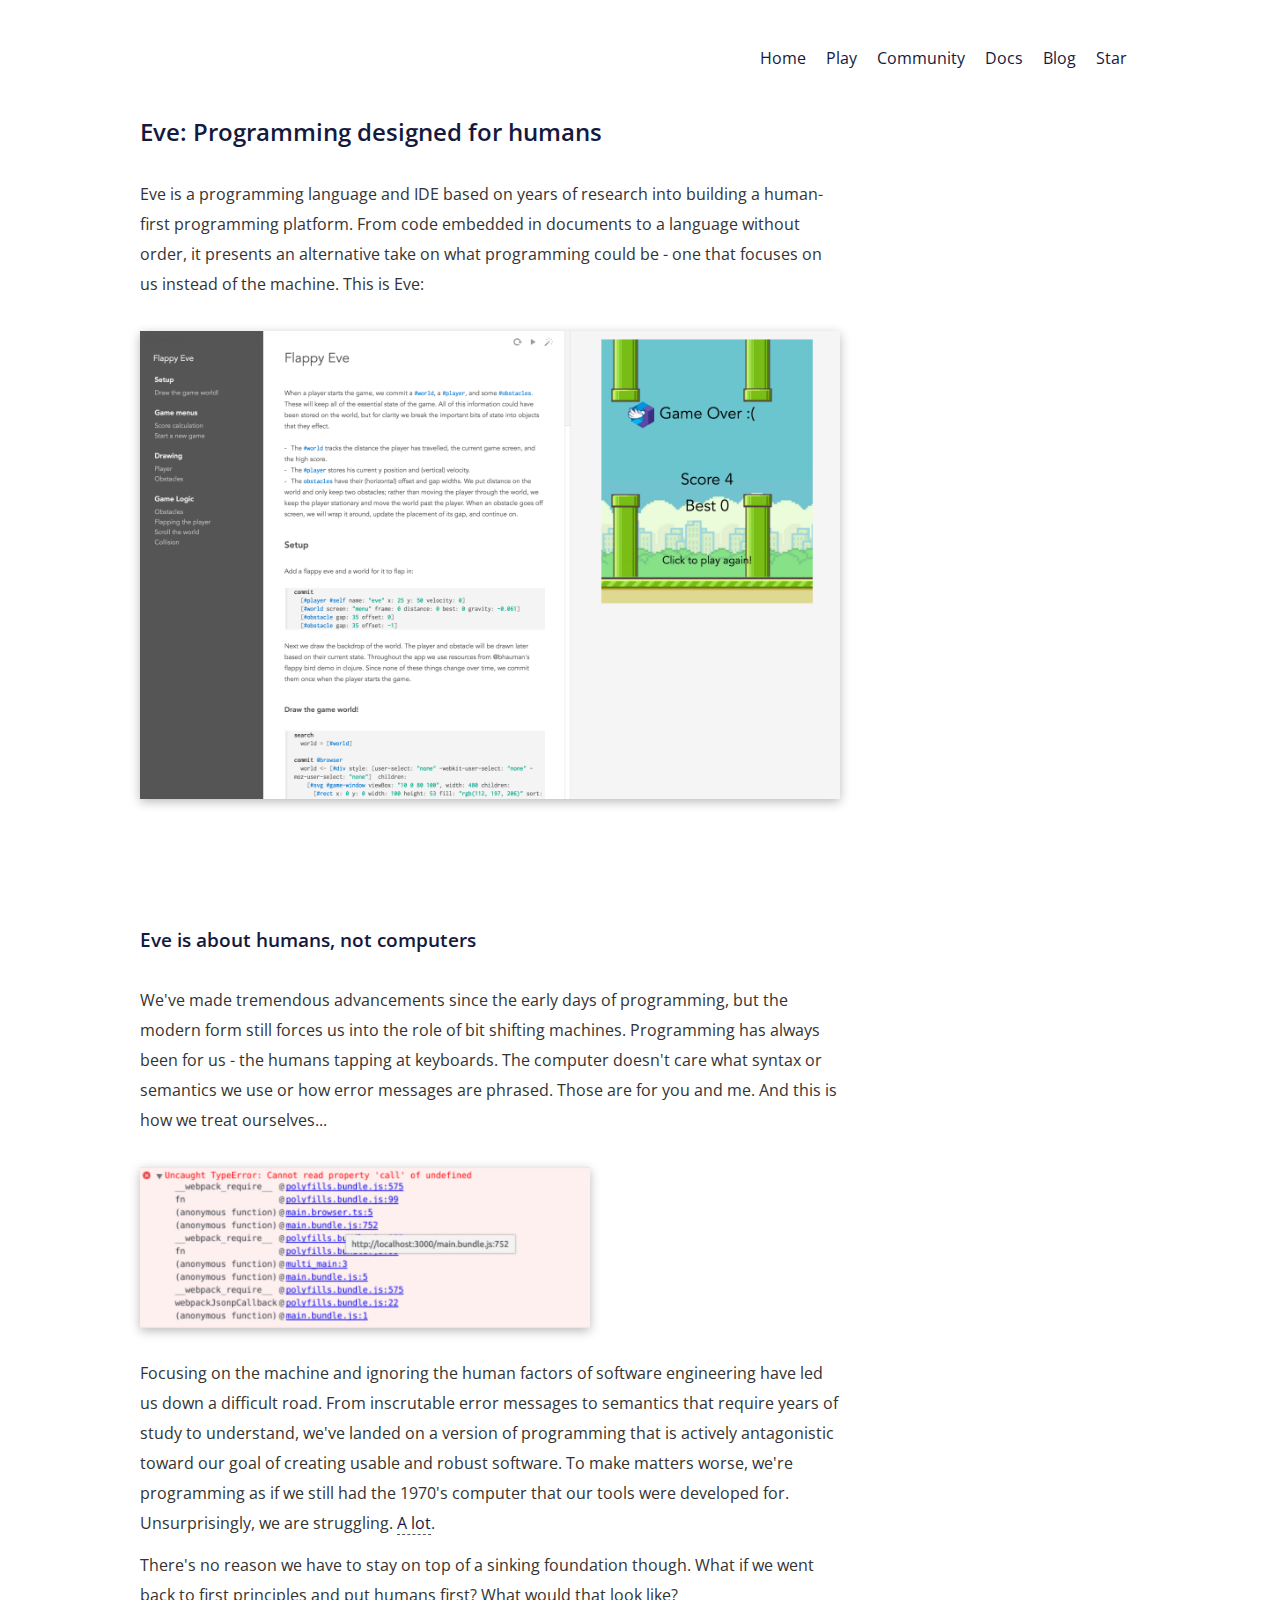
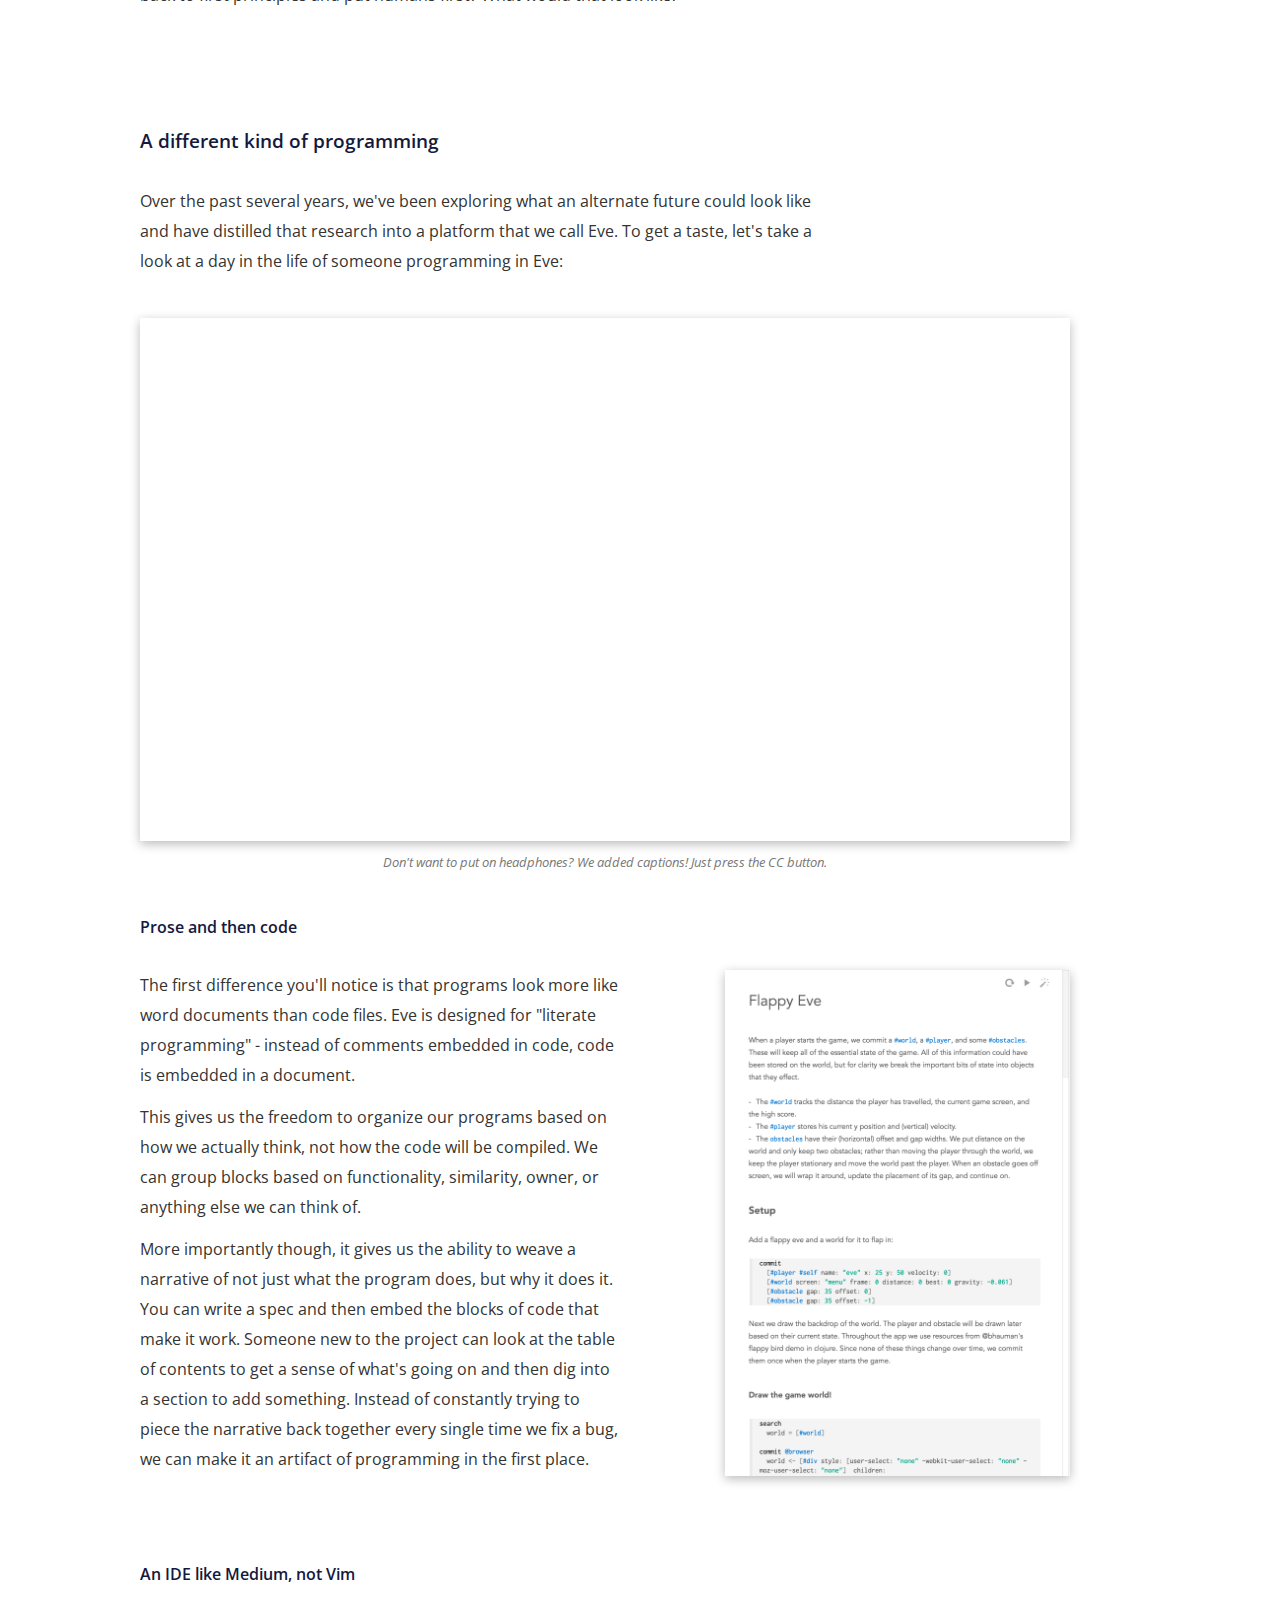
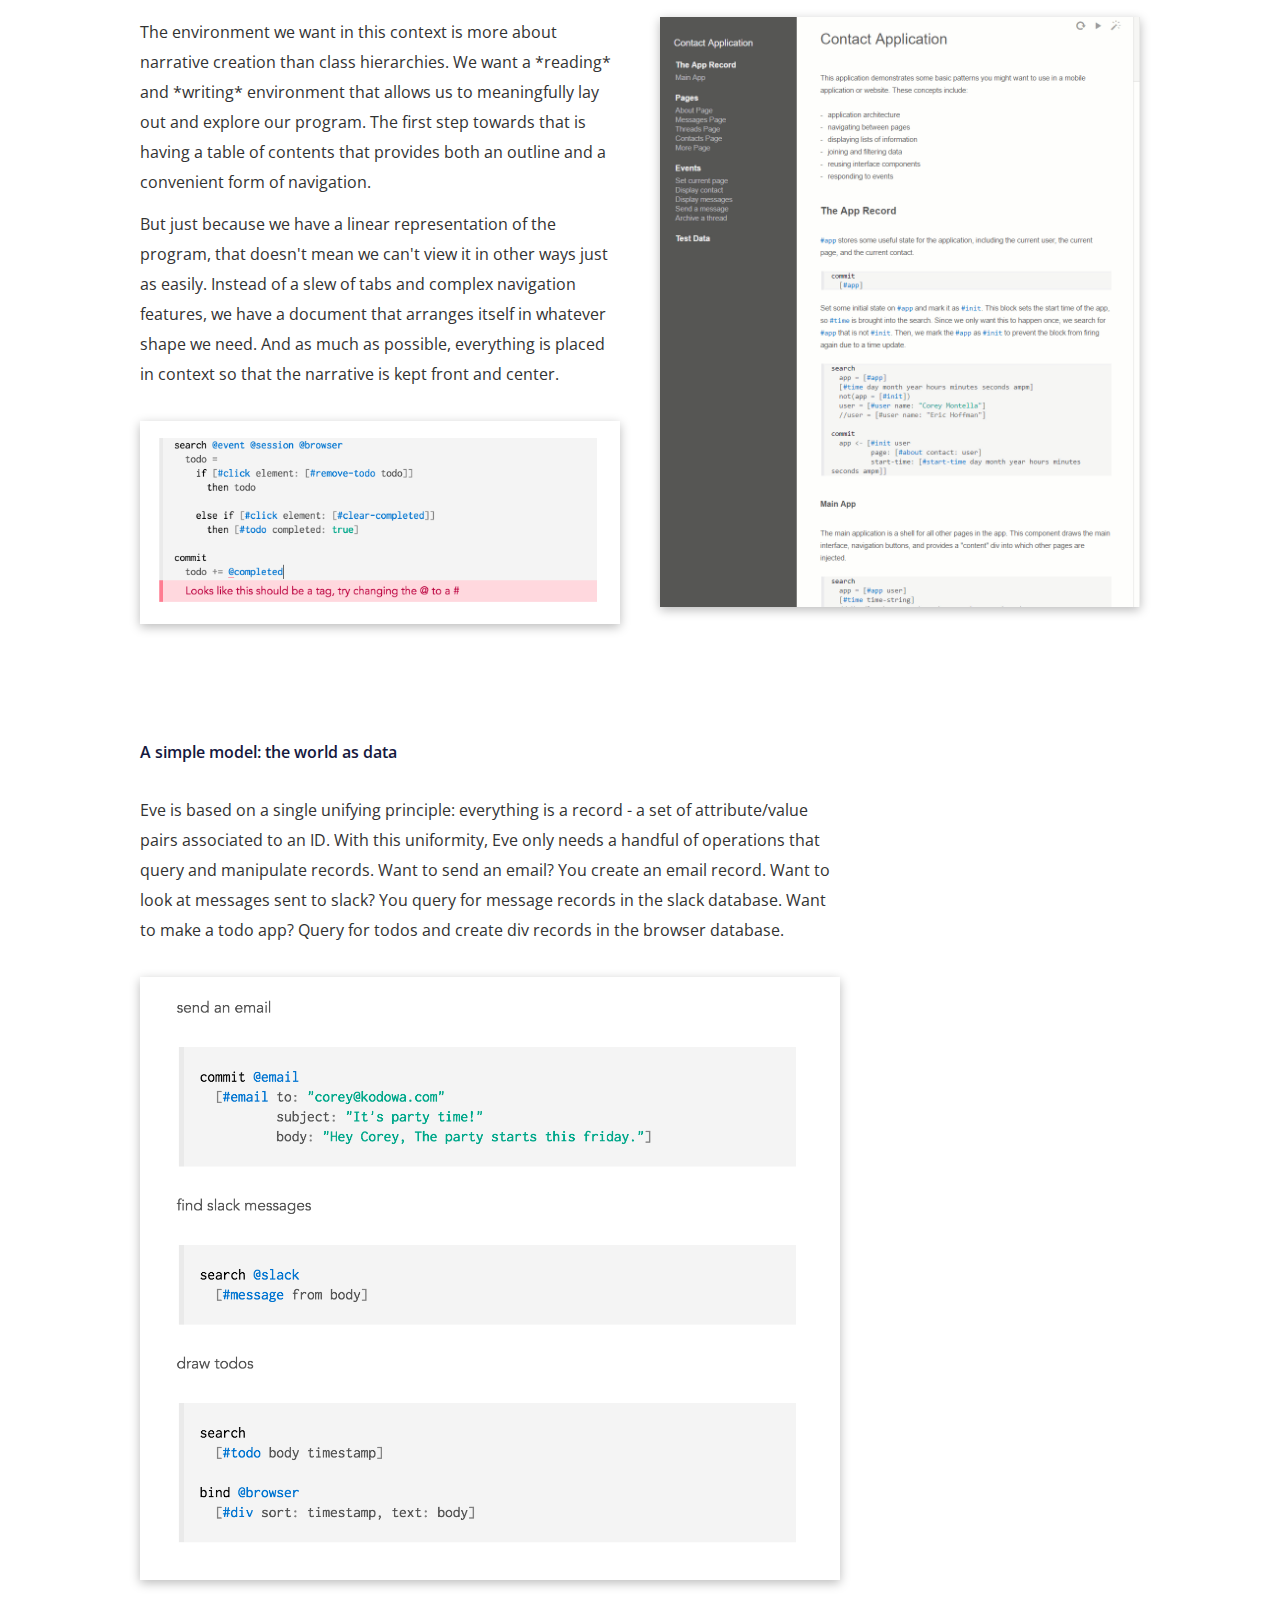
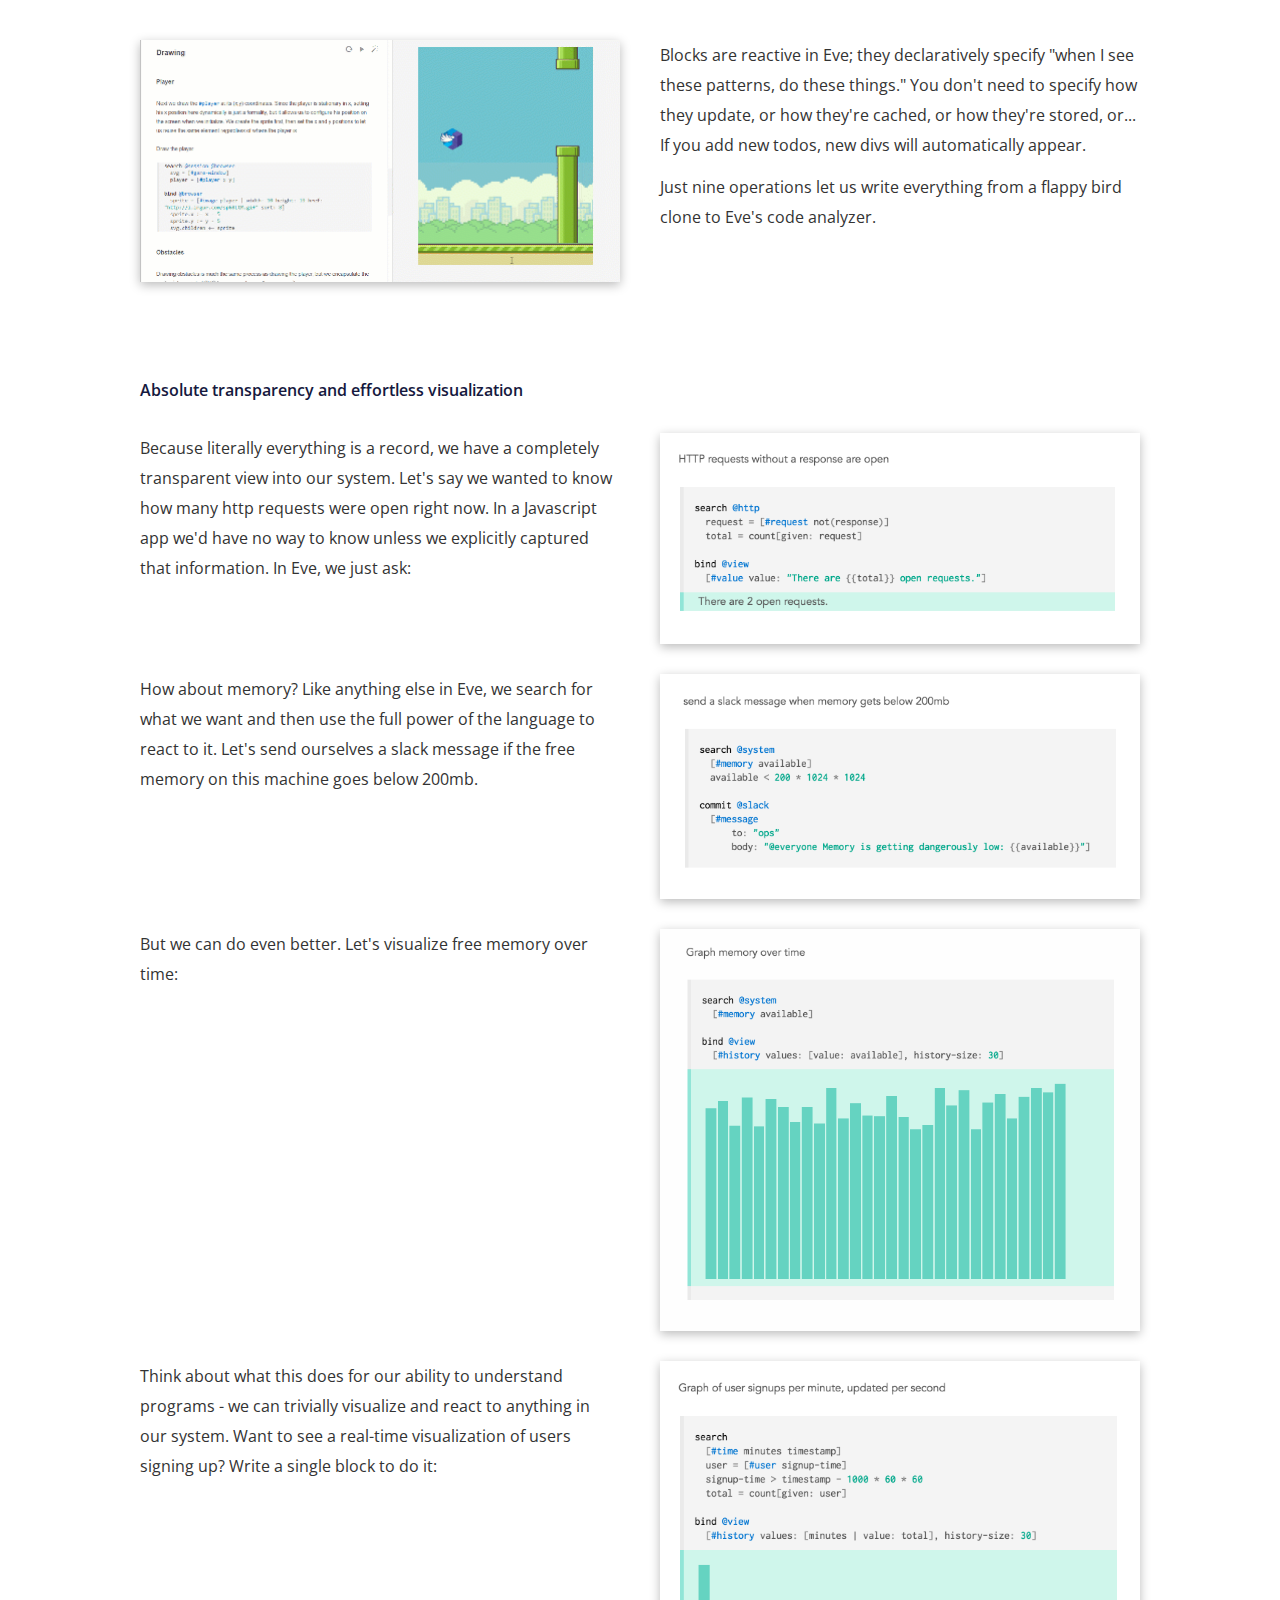
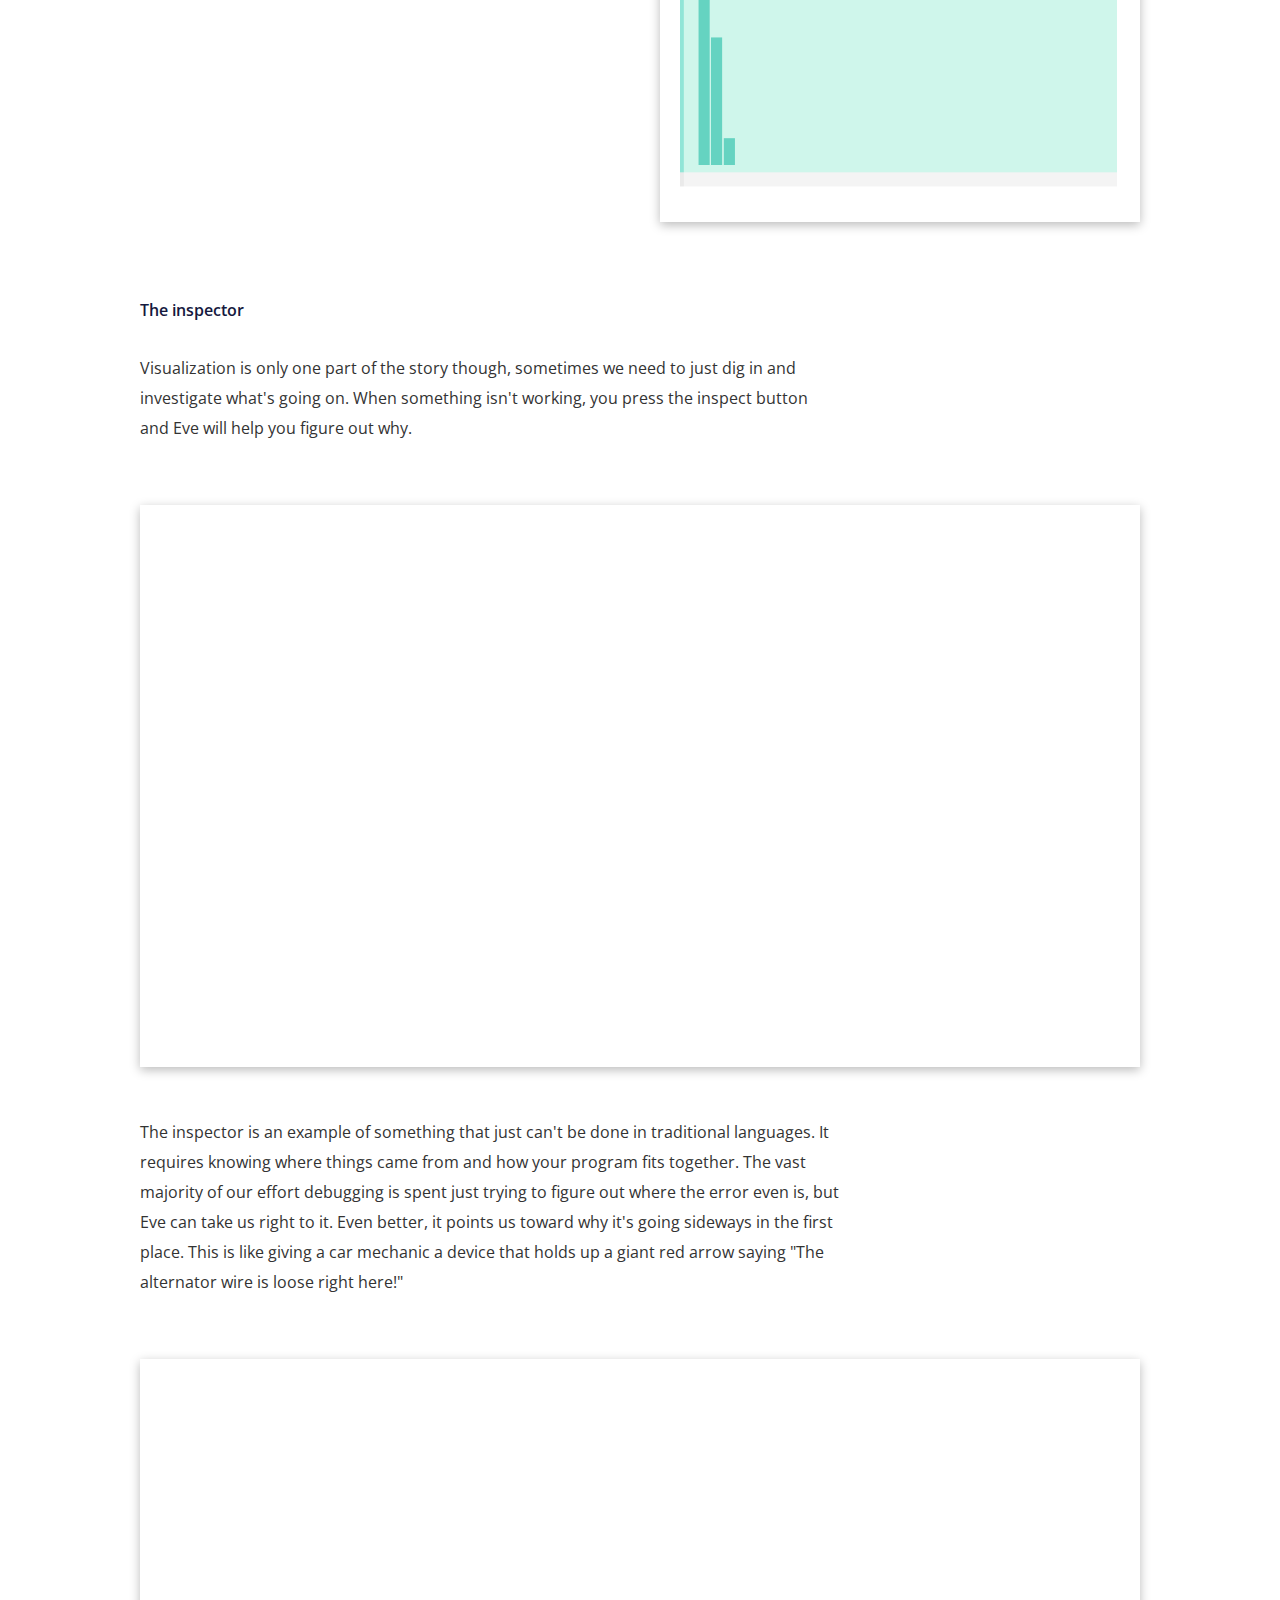
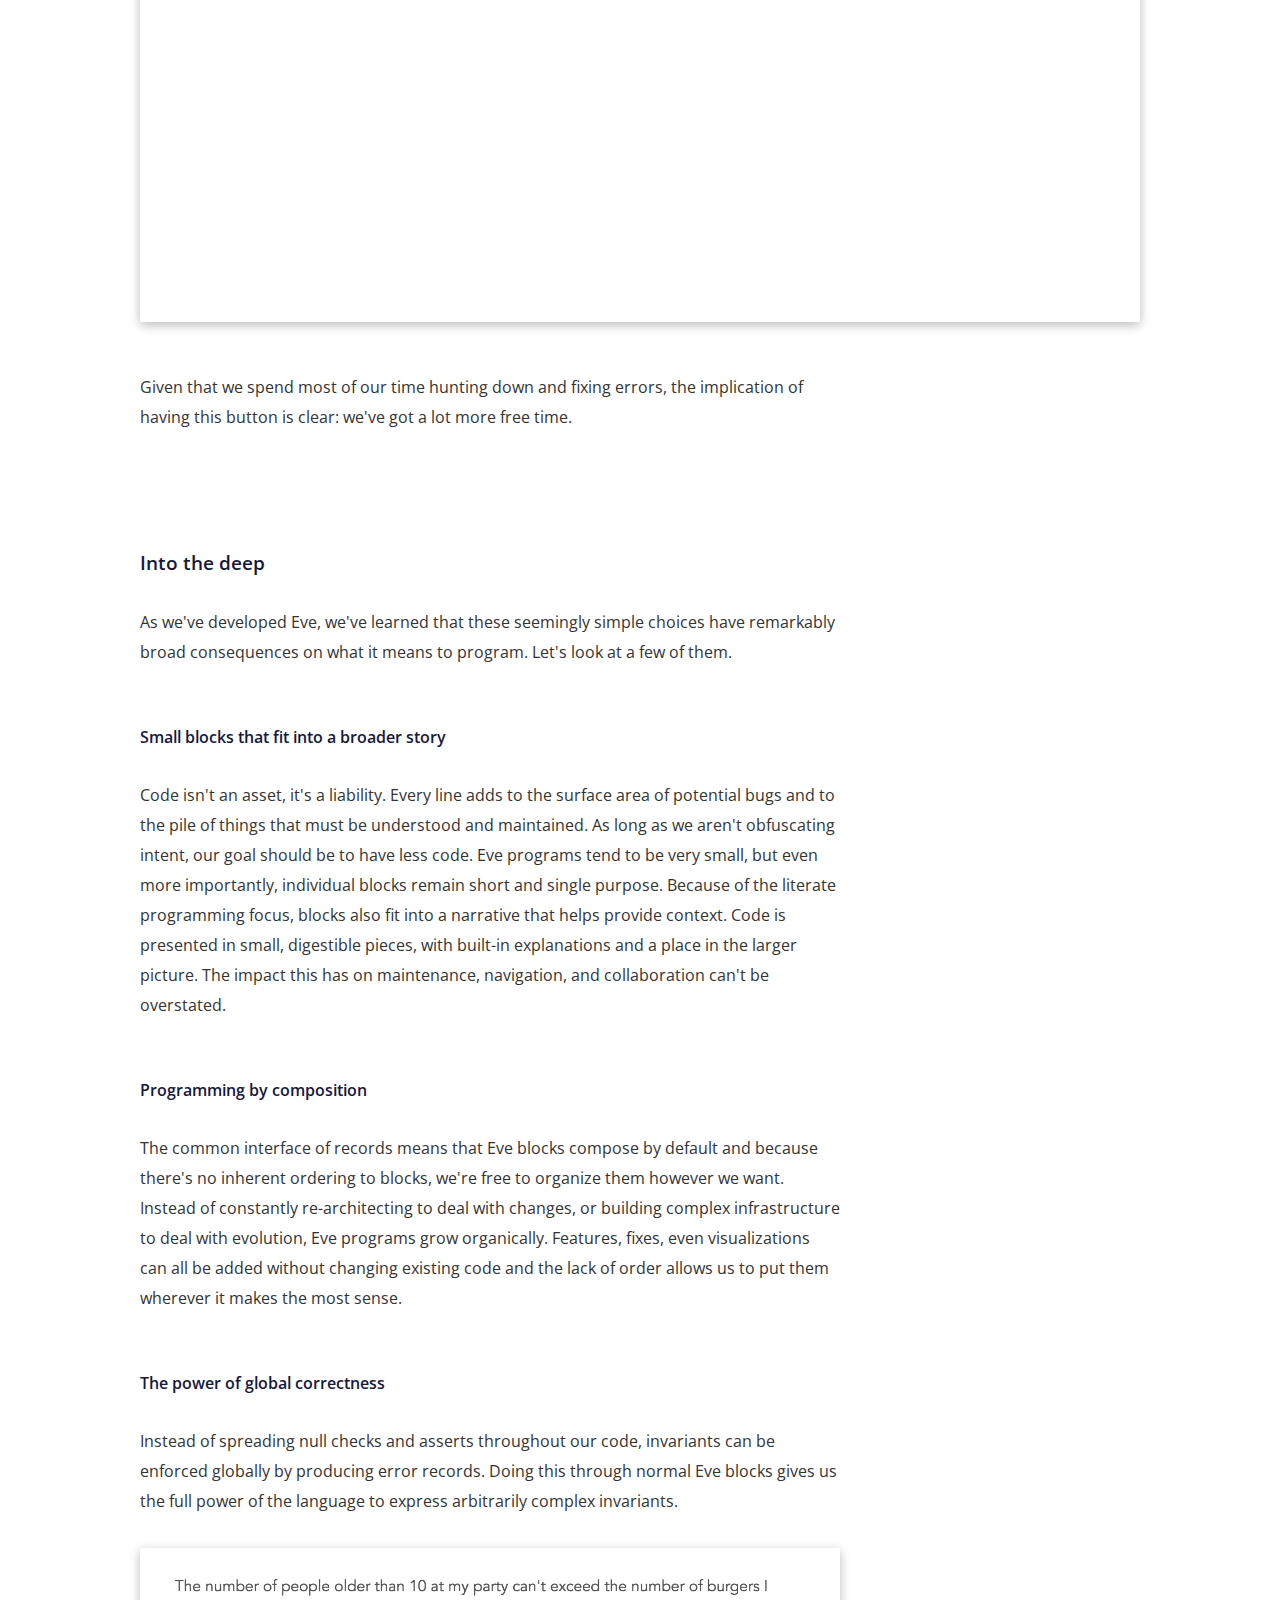
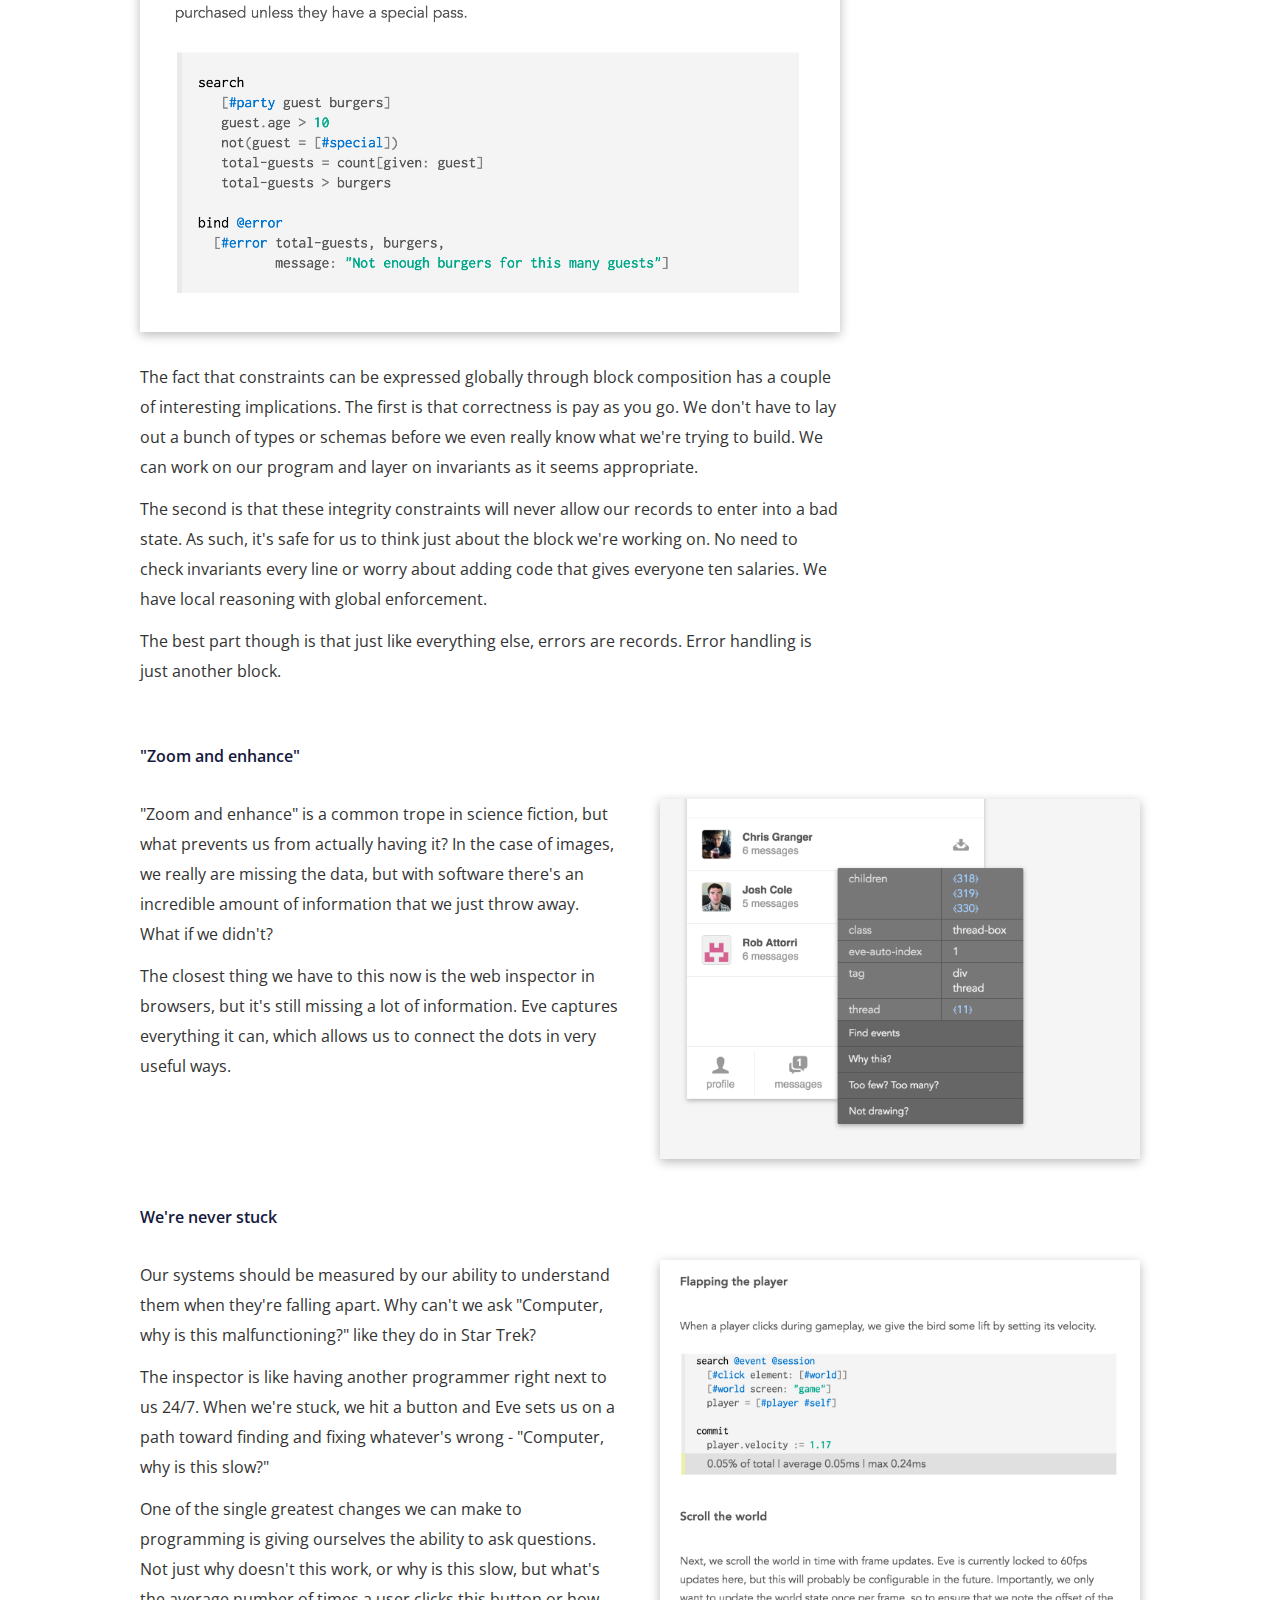
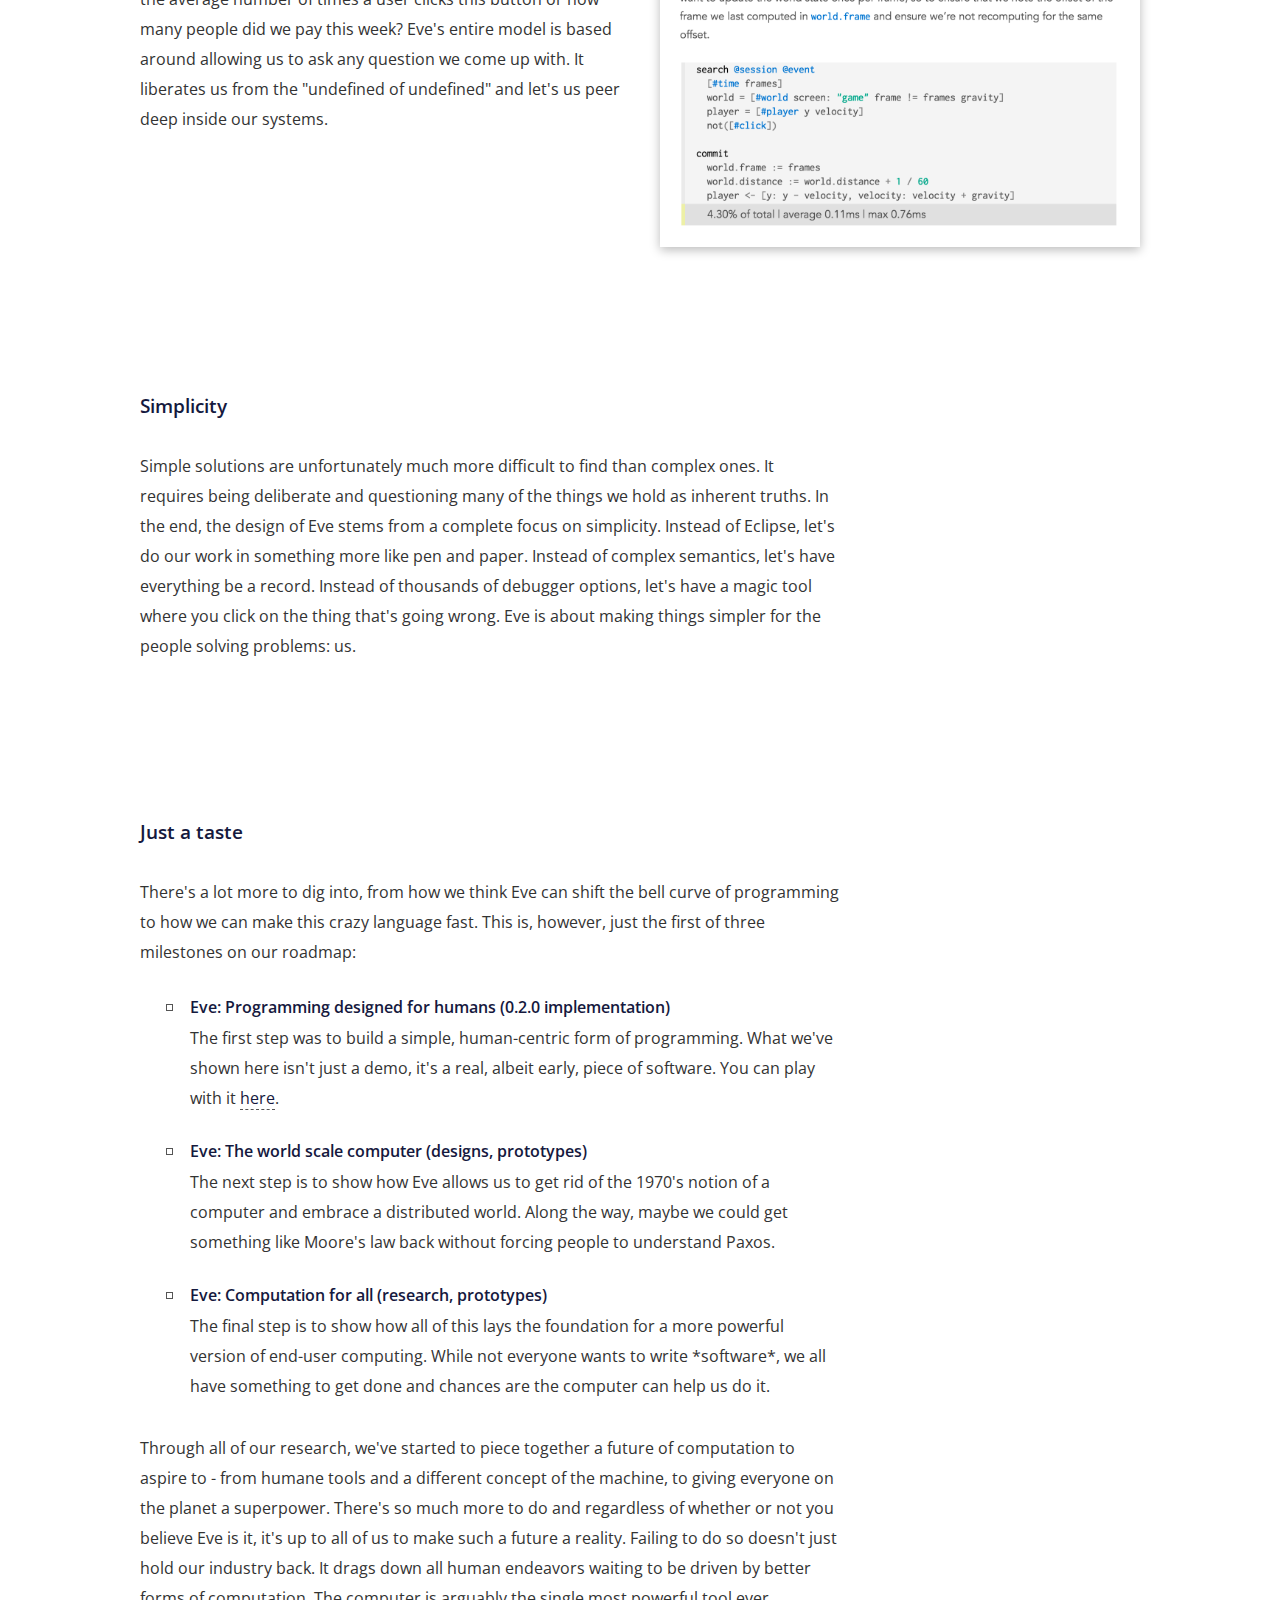
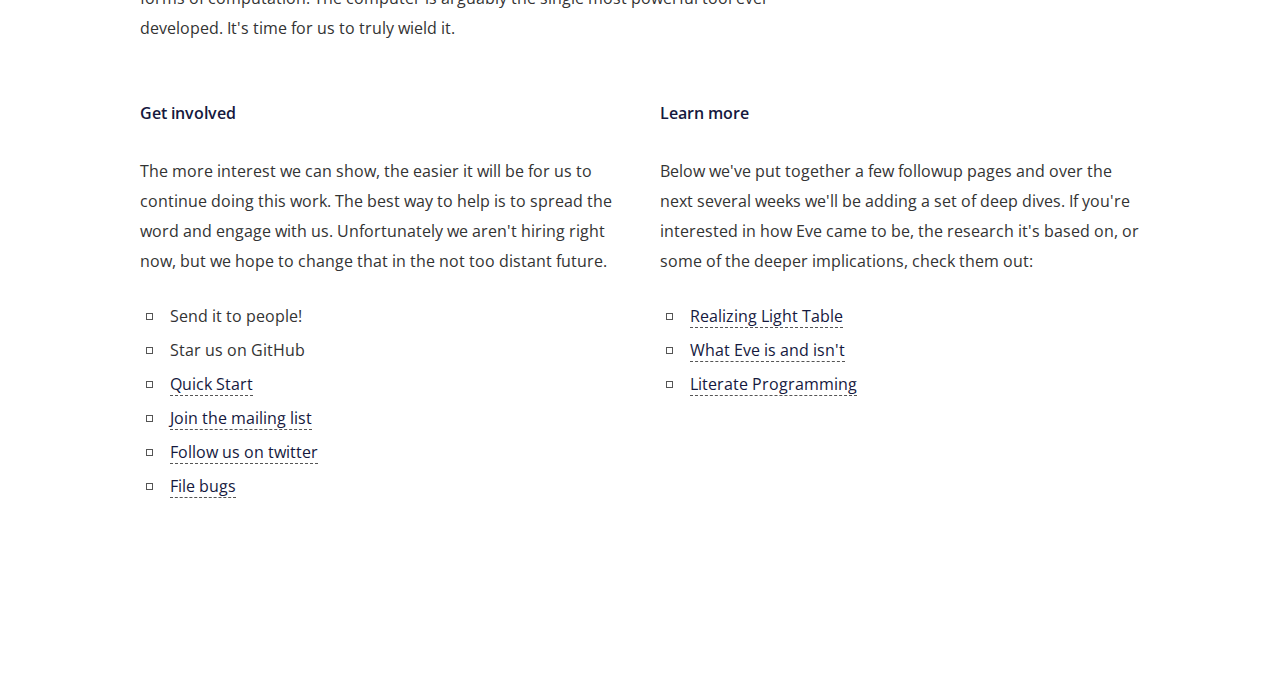
<file: index.html>
<!DOCTYPE html>

<title>Eve</title>
<meta name="description" content="Eve: Programming designed for humans.">
<meta name="viewport" content="width=device-width; initial-scale=1.0; maximum-scale=1.0; user-scalable=0;">
<link rel="stylesheet" type="text/css" href="/assets/css/philosophy.css" />
<link rel="icon" type="image/png" href="/assets/img/favicon.png" />
<link href='https://fonts.googleapis.com/css?family=Open+Sans:400,600' rel='stylesheet' type='text/css' />

<nav>
  <a href="/">Home</a>
  <a href="http://play.witheve.com">Play</a>
  <a href="https://groups.google.com/forum/#!forum/eve-talk">Community</a>
  <a href="http://docs.witheve.com">Docs</a>
  <a href="https://incidentalcomplexity.com">Blog</a>
  <div class="github">
    <a class="github-button" href="https://github.com/witheve/eve" data-style="mega" data-count-href="/witheve/eve/stargazers" data-count-api="/repos/witheve/eve#stargazers_count" data-count-aria-label="# stargazers on GitHub" aria-label="Star witheve/eve on GitHub">Star</a>
  </div>
</nav>

<div class="wrapper">

<row style="margin-top:70px;">

<co1>

    <h1>Eve: Programming designed for humans</h1>

    <p>
      Eve is a programming language and IDE based on years of research into building a human-first programming platform. From code embedded in documents to a language without order, it presents an alternative take on what programming could be - one that focuses on us instead of the machine. This is Eve:
    </p>

    <a class="image-link" href="http://play.witheve.com/#/examples/quickstart.eve"><img class="gameover" title="Eve" src="/assets/img/philosophy/eve.png" /></a>

</co1>
</row>

<h2 id="abouthumans" style="margin-top:50px;">Eve is about humans, not computers</h2>

<row>
<co1>
<p>
We've made tremendous advancements since the early days of programming, but the modern form still forces us into the role of bit shifting machines. Programming has always been for us - the humans tapping at keyboards. The computer doesn't care what syntax or semantics we use or how error messages are phrased. Those are for you and me. And this is how we treat ourselves...
</p>

<img class="error" style="margin:20px 0 30px 0;" src="/assets/img/philosophy/error.png" />

<p>
Focusing on the machine and ignoring the human factors of software engineering have led us down a difficult road. From inscrutable error messages to semantics that require years of study to understand, we've landed on a version of programming that is actively antagonistic toward our goal of creating usable and robust software. To make matters worse, we're programming as if we still had the 1970's computer that our tools were developed for. Unsurprisingly, we are struggling. <a href="http://www.tricentis.com/blog/2014/12/18/top-10-software-fails-of-2014/">A lot</a>.
</p>

<p>
There's no reason we have to stay on top of a sinking foundation though. What if we went back to first principles and put humans first? What would that look like?
</p>
</co1>
</row>

<h2 id="different" style="margin-top:60px;">A different kind of programming</h2>

<row>
<co1>
<p>
Over the past several years, we've been exploring what an alternate future could look like and have distilled that research into a platform that we call Eve. To get a taste, let's take a look at a day in the life of someone programming in Eve:
</p>

</co1>
</row>

<div class="super-wrapper">
<div class="videowrapper large">
  <iframe class="video" src="https://www.youtube.com/embed/TWAMr72VaaU?rel=0&amp;showinfo=0" frameborder="0" allowfullscreen></iframe>
</div>
<div class="caption">Don't want to put on headphones? We added captions! Just press the CC button.</div>
</div>

<h3 id="prose">Prose and then code</h3>

<row>
<co>
<p>
The first difference you'll notice is that programs look more like word documents than code files. Eve is designed for "literate programming" - instead of comments embedded in code, code is embedded in a document.
</p>
<p>
This gives us the freedom to organize our programs based on how we actually think, not how the code will be compiled. We can group blocks based on functionality, similarity, owner, or anything else we can think of.
</p>
<p>
More importantly though, it gives us the ability to weave a narrative of not just what the program does, but why it does it. You can write a spec and then embed the blocks of code that make it work. Someone new to the project can look at the table of contents to get a sense of what's going on and then dig into a section to add something. Instead of constantly trying to piece the narrative back together every single time we fix a bug, we can make it an artifact of programming in the first place.
</p>
</co>

<co>
<img class="evedoc" src="/assets/img/philosophy/doc.png" title=" eve doc " />
</co>
</row>

<h3 id="betteride" style="margin-top:30px;">An IDE like Medium, not Vim</h3>
<row>
<co>
<p>
The environment we want in this context is more about narrative creation than class hierarchies. We want a *reading* and  *writing* environment that allows us to meaningfully lay out and explore our program. The first step towards that is having a table of contents that provides both an outline and a convenient form of navigation.
</p>
<p>
But just because we have a linear representation of the program, that doesn't mean we can't view it in other ways just as easily. Instead of a slew of tabs and complex navigation features, we have a document that arranges itself in whatever shape we need. And as much as possible, everything is placed in context so that the narrative is kept front and center.
</p>
<img style="margin-bottom:40px;" src="/assets/img/philosophy/comment.png" title=" errors " />
</co>
<co>
<img src="/assets/img/philosophy/elision.gif" style="" title=" TOC + elision " />
</co>
</row>

<h3 id="simplemodel" style="margin-top:30px;">A simple model: the world as data</h3>

<row>
<co1>
<p>
Eve is based on a single unifying principle: everything is a record - a set of attribute/value pairs associated to an ID. With this uniformity, Eve only needs a handful of operations that query and manipulate records. Want to send an email? You create an email record. Want to look at messages sent to slack? You query for message records in the slack database. Want to make a todo app? Query for todos and create div records in the browser database.
</p>

<img class="email" src="/assets/img/philosophy/email.png" title=" email, slack, and todos code" />
</co1>
</row>

<row>
<co>
<img class="flappy" src="/assets/img/philosophy/flappy.gif" title="flappy bird" />
</co>

<co>
<p>
Blocks are reactive in Eve; they declaratively specify "when I see these patterns, do these things." You don't need to specify how they update, or how they're cached, or how they're stored, or...  If you add new todos, new divs will automatically appear.
</p>
<p>
Just nine operations let us write everything from a flappy bird clone to Eve's code analyzer.
</p>
</co>
</row>


<h3 id="trasparent" style="margin-top:50px; ">Absolute transparency and effortless visualization</h3>

<row>
<co>
<p>
Because literally everything is a record, we have a completely transparent view into our system. Let's say we wanted to know how many http requests were open right now. In a Javascript app we'd have no way to know unless we explicitly captured that information. In Eve, we just ask:
</p>
</co>

<co>
<img src="/assets/img/philosophy/openhttp.png" title=" open http requests " />
</co>
</row>

<row>
<co>
<p>
How about memory? Like anything else in Eve, we search for what we want and then use the full power of the language to react to it. Let's send ourselves a slack message if the free memory on this machine goes below 200mb.
</p>
</co>

<co>
<img src="/assets/img/philosophy/memoryslack.png" title=" memory slack message " />
</co>
</row>

<row>
<co>
<p>
But we can do even better. Let's visualize free memory over time:
</p>
</co>

<co>
<img src="/assets/img/philosophy/memory.gif" title=" line chart of memory over time " />
</co>
</row>

<row>
<co>
<p>
Think about what this does for our ability to understand programs - we can trivially visualize and react to anything in our system. Want to see a real-time visualization of users signing up? Write a single block to do it:
</p>
</co>

<co>
<img src="/assets/img/philosophy/users.png" title=" cool view over users " />
</co>
</row>

<h3 id="gadget" style="margin-top:30px;">The inspector</h3>

<co1>
<p>
Visualization is only one part of the story though, sometimes we need to just dig in and investigate what's going on. When something isn't working, you press the inspect button and Eve will help you figure out why.
</p>

<div class="super-wrapper2">
<div class="videowrapper">
  <iframe class="video" src="https://www.youtube.com/embed/JJk9PTzz_8M?rel=0&amp;showinfo=0" frameborder="0" allowfullscreen></iframe>
</div>
</div>

<p>
The inspector is an example of something that just can't be done in traditional languages. It requires knowing where things came from and how your program fits together. The vast majority of our effort debugging is spent just trying to figure out where the error even is, but Eve can take us right to it. Even better, it points us toward why it's going sideways in the first place. This is like giving a car mechanic a device that holds up a giant red arrow saying "The alternator wire is loose right here!"
</p>

<div class="super-wrapper2">
<div class="videowrapper">
  <iframe class="video" src="https://www.youtube.com/embed/oPyQf0rk8V4?rel=0&amp;showinfo=0" frameborder="0" allowfullscreen></iframe>
</div>
</div>

<p>
Given that we spend most of our time hunting down and fixing errors, the implication of having this button is clear: we've got a lot more free time.
</p>
</co1>

<h2 id="intothedeep" style="margin-top:60px;">Into the deep</h2>

<co1>
<p>
As we've developed Eve, we've learned that these seemingly simple choices have remarkably broad consequences on what it means to program. Let's look at a few of them.
</p>
</co1>

<h3 id="smallblocks">Small blocks that fit into a broader story</h3>
<row>
<co1>

<p>
Code isn't an asset, it's a liability. Every line adds to the surface area of potential bugs and to the pile of things that must be understood and maintained. As long as we aren't obfuscating intent, our goal should be to have less code. Eve programs tend to be very small, but even more importantly, individual blocks remain short and single purpose. Because of the literate programming focus, blocks also fit into a narrative that helps provide context. Code is presented in small, digestible pieces, with built-in explanations and a place in the larger picture. The impact this has on maintenance, navigation, and collaboration can't be overstated.
</p>
</co1>
</row>

<h3 id="composition101">Programming by composition</h3>
<row>
<co1>
<p>
The common interface of records means that Eve blocks compose by default and because there's no inherent ordering to blocks, we're free to organize them however we want. Instead of constantly re-architecting to deal with changes, or building complex infrastructure to deal with evolution, Eve programs grow organically. Features, fixes, even visualizations can all be added without changing existing code and the lack of order allows us to put them wherever it makes the most sense.
</p>
</co1>
</row>

<h3 id="correct">The power of global correctness</h3>
<row>
<co1>
<p>
Instead of spreading null checks and asserts throughout our code, invariants can be enforced globally by producing error records. Doing this through normal Eve blocks gives us the full power of the language to express arbitrarily complex invariants.
</p>

<img src="/assets/img/philosophy/integrity.png" title=" integrity constraint example " />

<p>
The fact that constraints can be expressed globally through block composition has a couple of interesting implications. The first is that correctness is pay as you go. We don't have to lay out a bunch of types or schemas before we even really know what we're trying to build. We can work on our program and layer on invariants as it seems appropriate.
</p>

<p>
The second is that these integrity constraints will never allow our records to enter into a bad state. As such, it's safe for us to think just about the block we're working on. No need to check invariants every line or worry about adding code that gives everyone ten salaries. We have local reasoning with global enforcement.
</p>

<p>
The best part though is that just like everything else, errors are records. Error handling is just another block.
</p>
</co>

</row>

<h3 id="zoomenhance">"Zoom and enhance"</h3>

<row>
<co>
<p>
"Zoom and enhance" is a common trope in science fiction, but what prevents us from actually having it? In the case of images, we really are missing the data, but with software there's an incredible amount of information that we just throw away. What if we didn't?
</p>

<p>
The closest thing we have to this now is the web inspector in browsers, but it's still missing a lot of information. Eve captures everything it can, which allows us to connect the dots in very useful ways.
</p>
</co>

<co>
<img src="/assets/img/philosophy/zoom.png" title=" inspect a dom node, inspect a block " />
</co>
</row>

<h3 id="neverstuck">We're never stuck</h3>

<co1>

</co1>

<row>
<co>
<p>
Our systems should be measured by our ability to understand them when they're falling apart. Why can't we ask "Computer, why is this malfunctioning?" like they do in Star Trek?
</p>
<p>
The inspector is like having another programmer right next to us 24/7. When we're stuck, we hit a button and Eve sets us on a path toward finding and fixing whatever's wrong - "Computer, why is this slow?"
</p>

<p>
One of the single greatest changes we can make to programming is giving ourselves the ability to ask questions. Not just why doesn't this work, or why is this slow, but what's the average number of times a user clicks this button or how many people did we pay this week? Eve's entire model is based around allowing us to ask any question we come up with. It liberates us from the "undefined of undefined" and let's us peer deep inside our systems.
</p>
</co>

<co>
<img src="/assets/img/philosophy/slow.png" style="" title=" performance information per block " />
</co>
</row>

<h2 id="simplicity" style="margin-top:100px;">Simplicity</h2>

<row>
<co1>
<p>
Simple solutions are unfortunately much more difficult to find than complex ones. It requires being deliberate and questioning many of the things we hold as inherent truths. In the end, the design of Eve stems from a complete focus on simplicity. Instead of Eclipse, let's do our work in something more like pen and paper. Instead of complex semantics, let's have everything be a record. Instead of thousands of debugger options, let's have a magic tool where you click on the thing that's going wrong. Eve is about making things simpler for the people solving problems: us.
</p>
</co1>
</row>

<h2 id="justataste" style="margin-top:100px;">Just a taste</h2>

<co1>
<p>
There's a lot more to dig into, from how we think Eve can shift the bell curve of programming to how we can make this crazy language fast. This is, however, just the first of three milestones on our roadmap:
</p>

<ul>

  <li>
    <h4>Eve: Programming designed for humans (0.2.0 implementation)</h4>
    <p class="light">
    The first step was to build a simple, human-centric form of programming. What we've shown here isn't just a demo, it's a real, albeit early, piece of software. You can play with it <a href="http://play.witheve.com">here</a>.
    </p>
  </li>

  <li>
    <h4>Eve: The world scale computer (designs, prototypes)</h4>
    <p class="light">
        The next step is to show how Eve allows us to get rid of the 1970's notion of a computer and embrace a distributed world. Along the way, maybe we could get something like Moore's law back without forcing people to understand Paxos.
    </p>
  </li>

  <li>
    <h4>Eve: Computation for all (research, prototypes)</h4>
    <p class="light">
        The final step is to show how all of this lays the foundation for a more powerful version of end-user computing. While not everyone wants to write *software*, we all have something to get done and chances are the computer can help us do it.
    </p>
  </li>

</ul>

<p>
Through all of our research, we've started to piece together a future of computation to aspire to - from humane tools and a different concept of the machine, to giving everyone on the planet a superpower. There's so much more to do and regardless of whether or not you believe Eve is it, it's up to all of us to make such a future a reality. Failing to do so doesn't just hold our industry back. It drags down all human endeavors waiting to be driven by better forms of computation. The computer is arguably the single most powerful tool ever developed. It's time for us to truly wield it.
</p>
</co1>


<row>
<co>
<h3 id="getinvolved">Get involved</h3>
<p>
The more interest we can show, the easier it will be for us to continue doing this work. The best way to help is to spread the word and engage with us. Unfortunately we aren't hiring right now, but we hope to change that in the not too distant future.
</p>
<ul class="small">
  <li>Send it to people!</li>
  <li>Star us on GitHub <div class="inlinebutton"><a class="github-button" href="https://github.com/witheve/eve" data-style="mega" data-count-href="/witheve/eve/stargazers" data-count-api="/repos/witheve/eve#stargazers_count" data-count-aria-label="# stargazers on GitHub" aria-label="Star witheve/eve on GitHub"></a></div></li>
  <li><a href="http://play.witheve.com">Quick Start</a></li>
  <li><a href="https://groups.google.com/forum/#!forum/eve-talk">Join the mailing list</a></li>
  <li><a href="https://twitter.com/with_eve">Follow us on twitter</a></li>
  <li><a href="https://github.com/witheve/Eve/issues">File bugs</a></li>
</ul>
</co>
<co>
<h3 id="learnmore">Learn more</h3>

<p>
Below we've put together a few followup pages and over the next several weeks we'll be adding a set of deep dives. If you're interested in how Eve came to be, the research it's based on, or some of the deeper implications, check them out:
</p>

<ul class="small">
  <li><a href="/deepdives/lighttable.html">Realizing Light Table</a></li>
  <li><a href="/deepdives/whateveis.html">What Eve is and isn't</a></li>
  <li><a href="/deepdives/literate.html">Literate Programming</a></li>
</ul>
</co>
</row>


</div class="wrapper">

<!-- Place this tag in your head or just before your close body tag. -->
<script async defer src="https://buttons.github.io/buttons.js"></script>
<script>
  (function(i,s,o,g,r,a,m){i['GoogleAnalyticsObject']=r;i[r]=i[r]||function(){
  (i[r].q=i[r].q||[]).push(arguments)},i[r].l=1*new Date();a=s.createElement(o),
  m=s.getElementsByTagName(o)[0];a.async=1;a.src=g;m.parentNode.insertBefore(a,m)
  })(window,document,'script','https://www.google-analytics.com/analytics.js','ga');

  ga('create', 'UA-74222157-3', 'auto');
  ga('send', 'pageview');

</script>
<script async src="https://arc.io/widget.js?JCsevYbDQepKMr7CmBZQhc"></script>
</file>
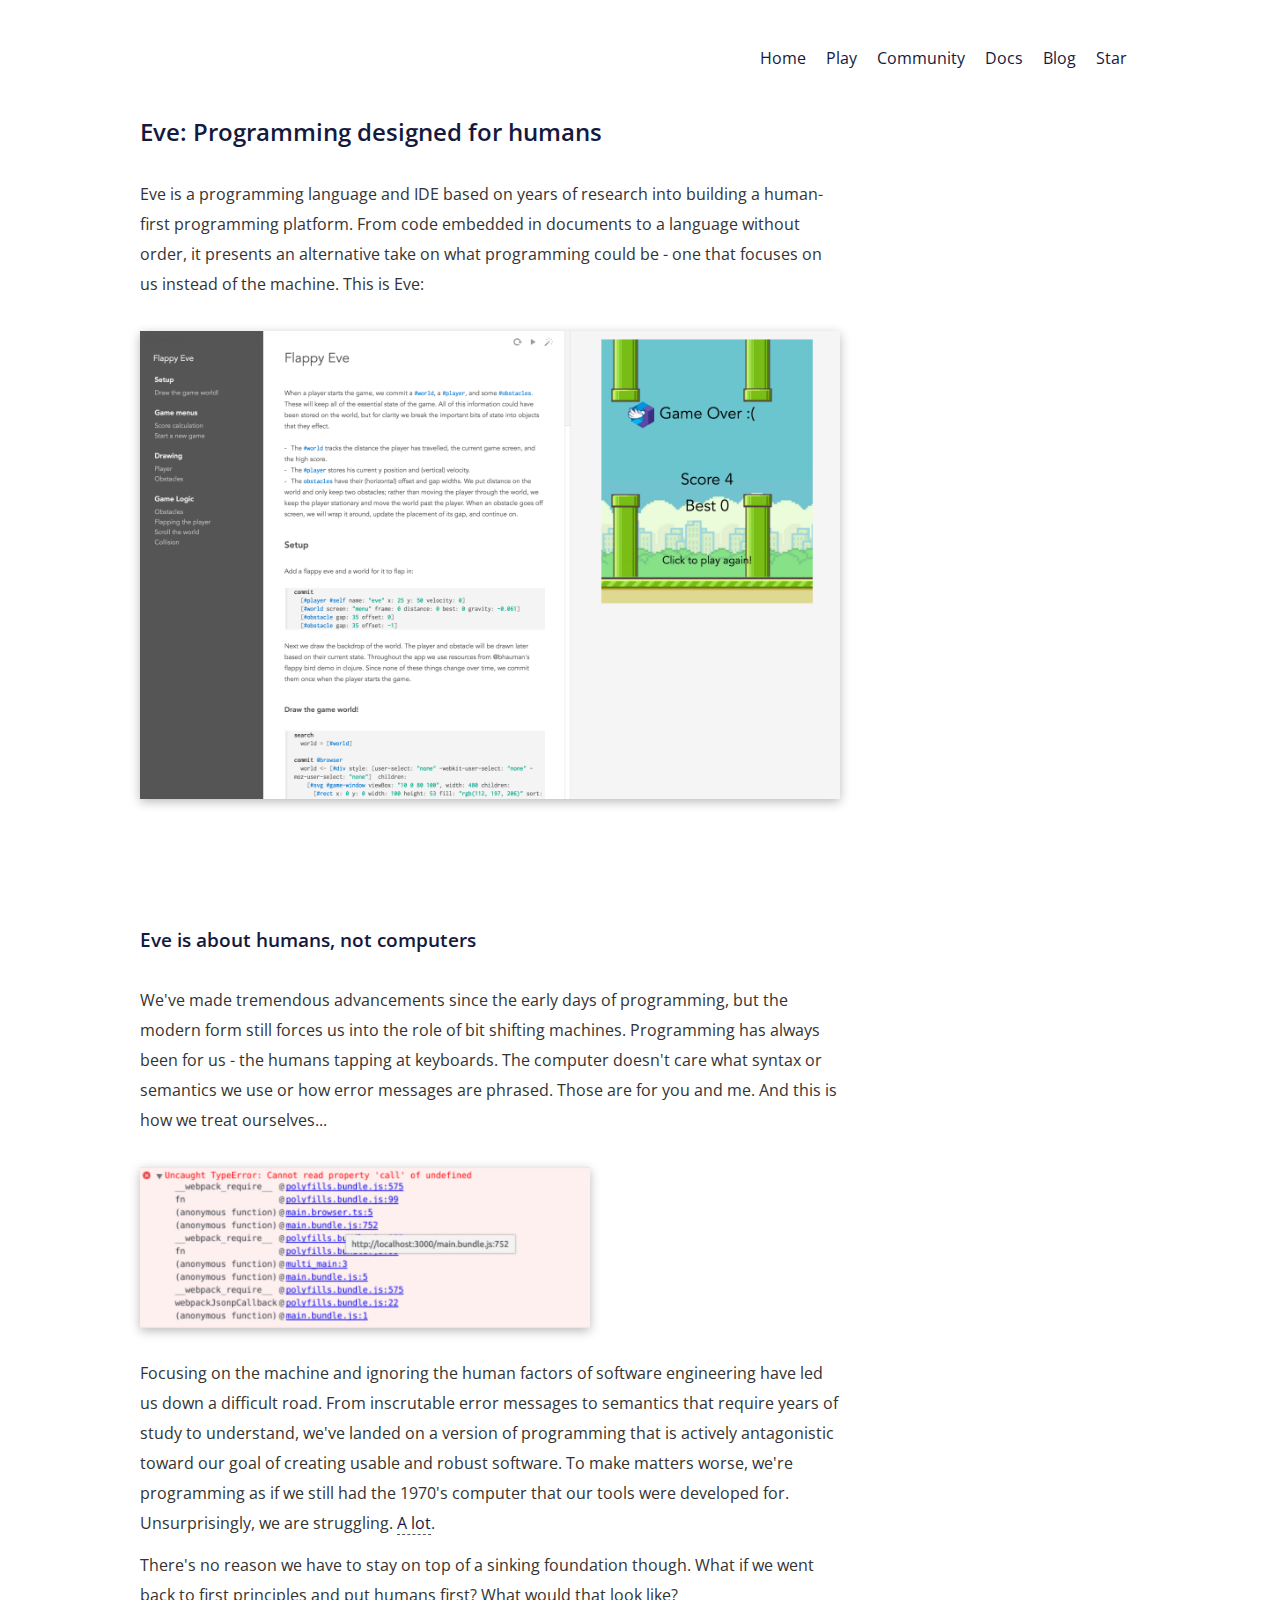
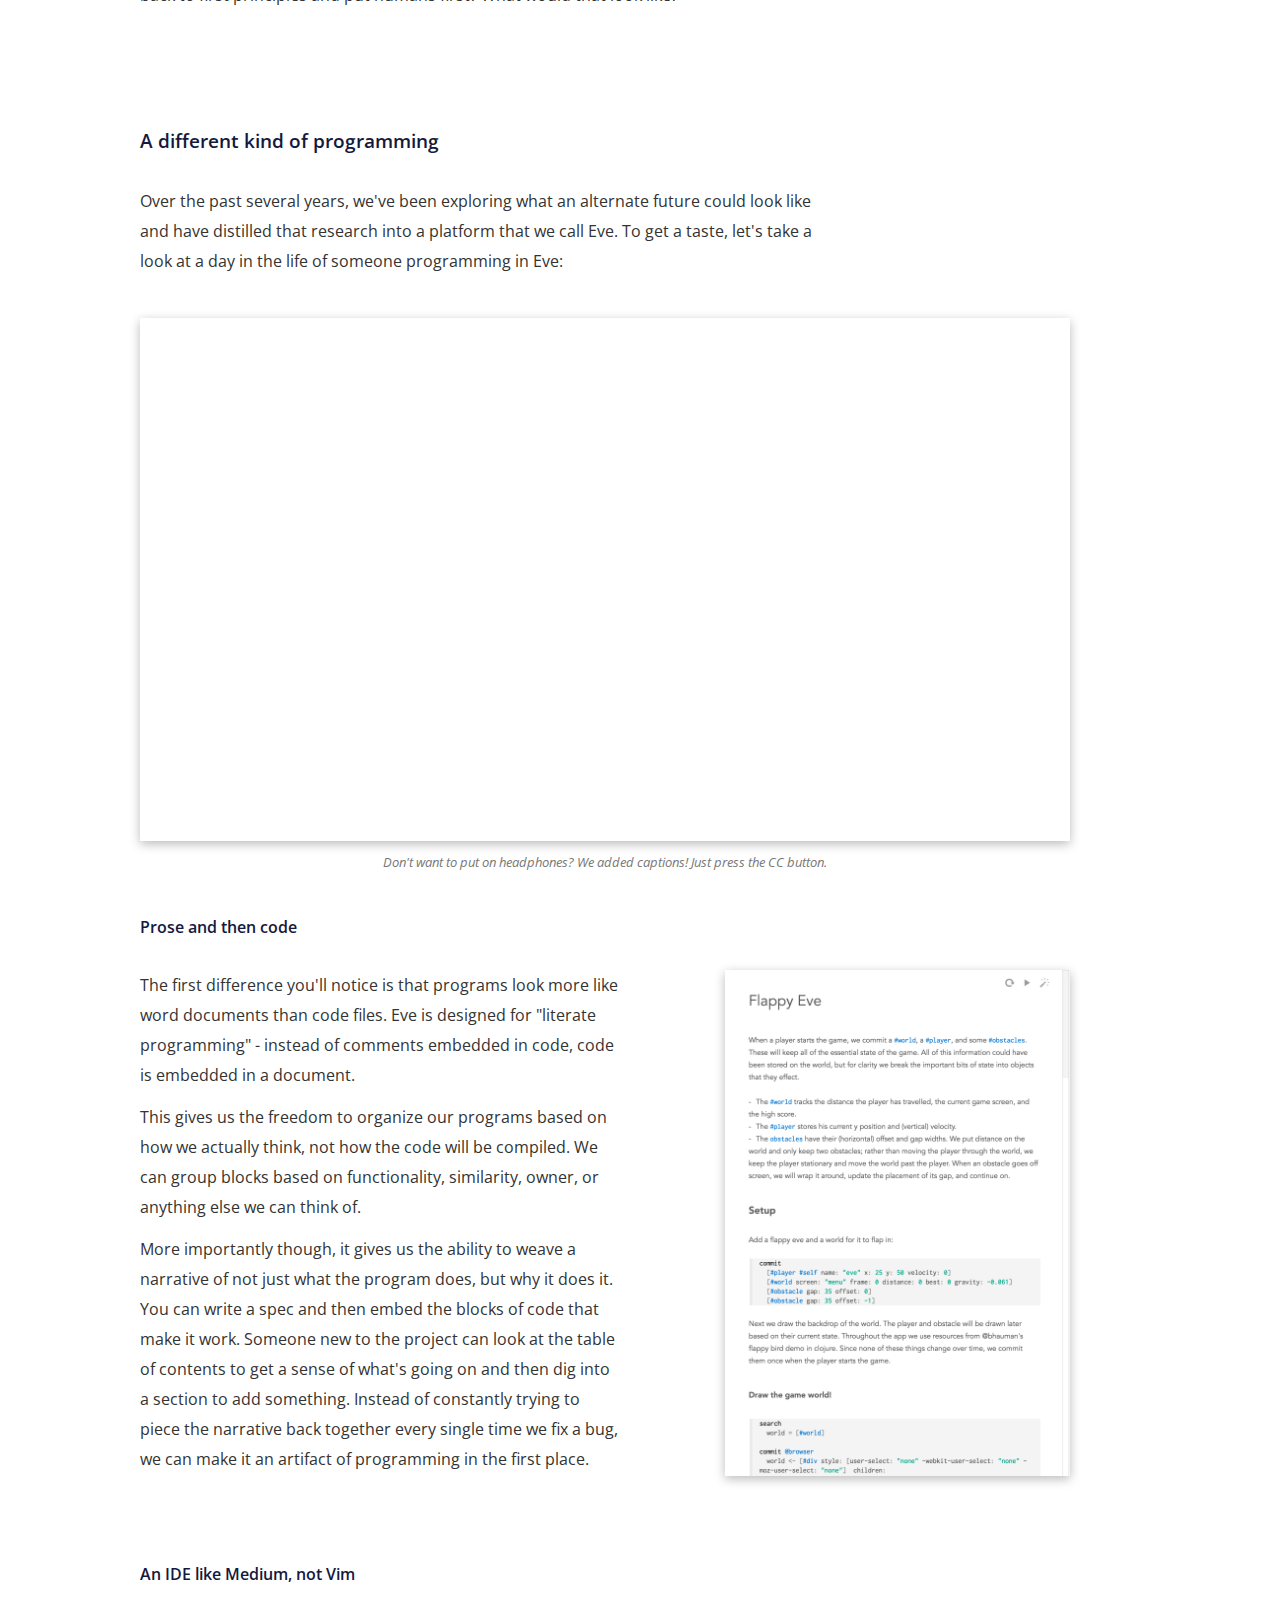
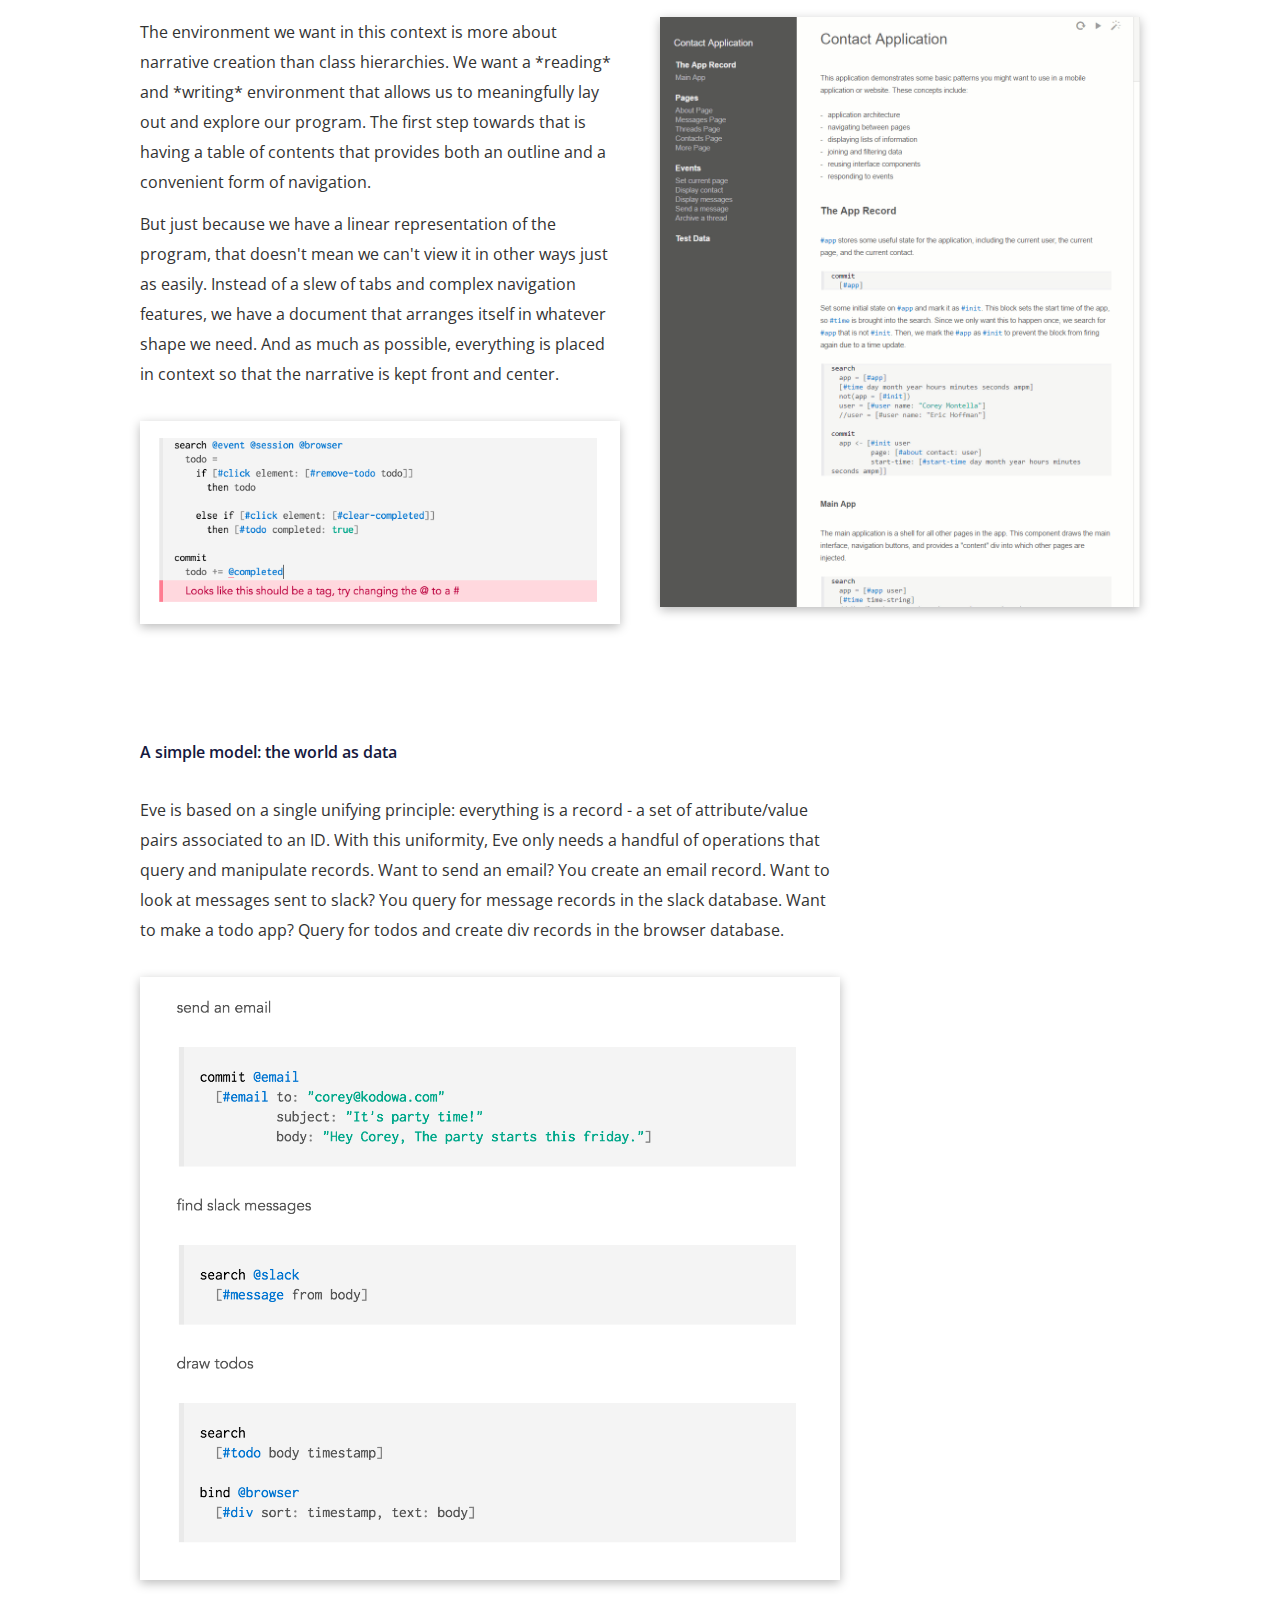
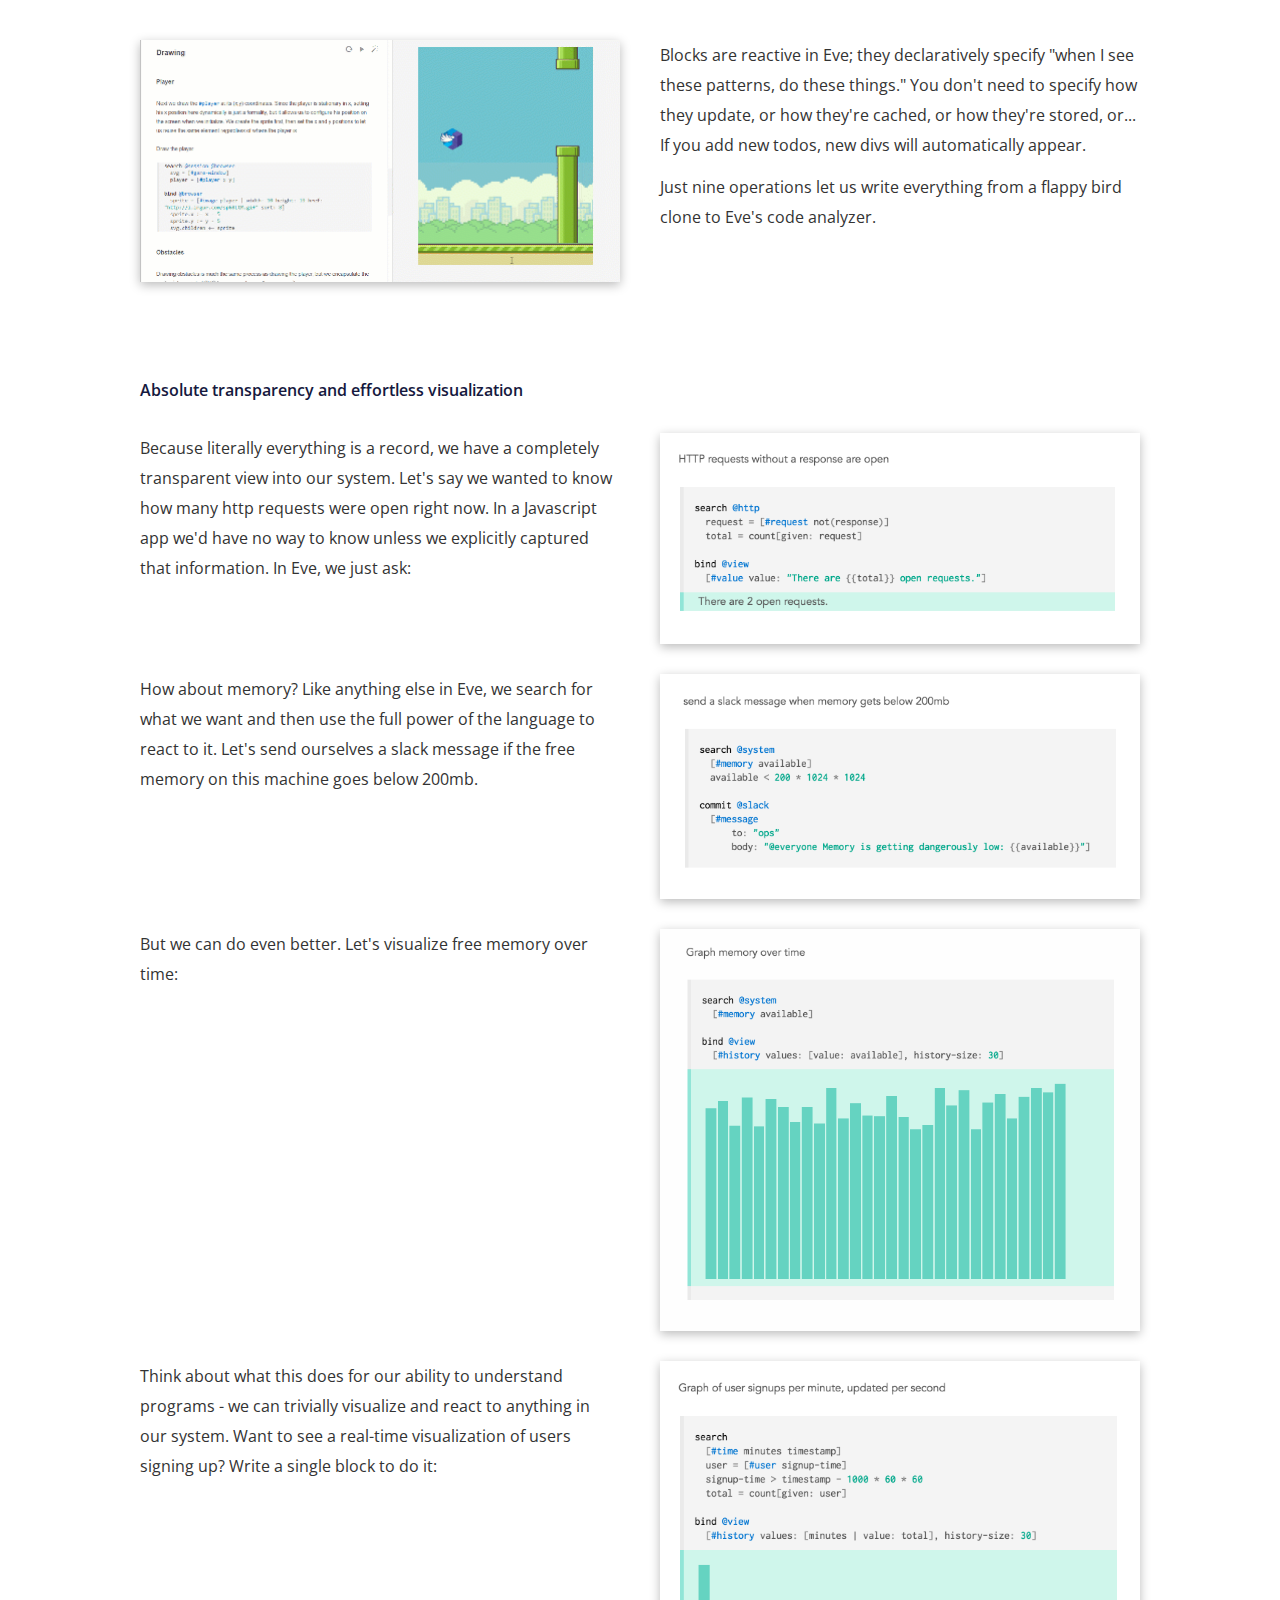
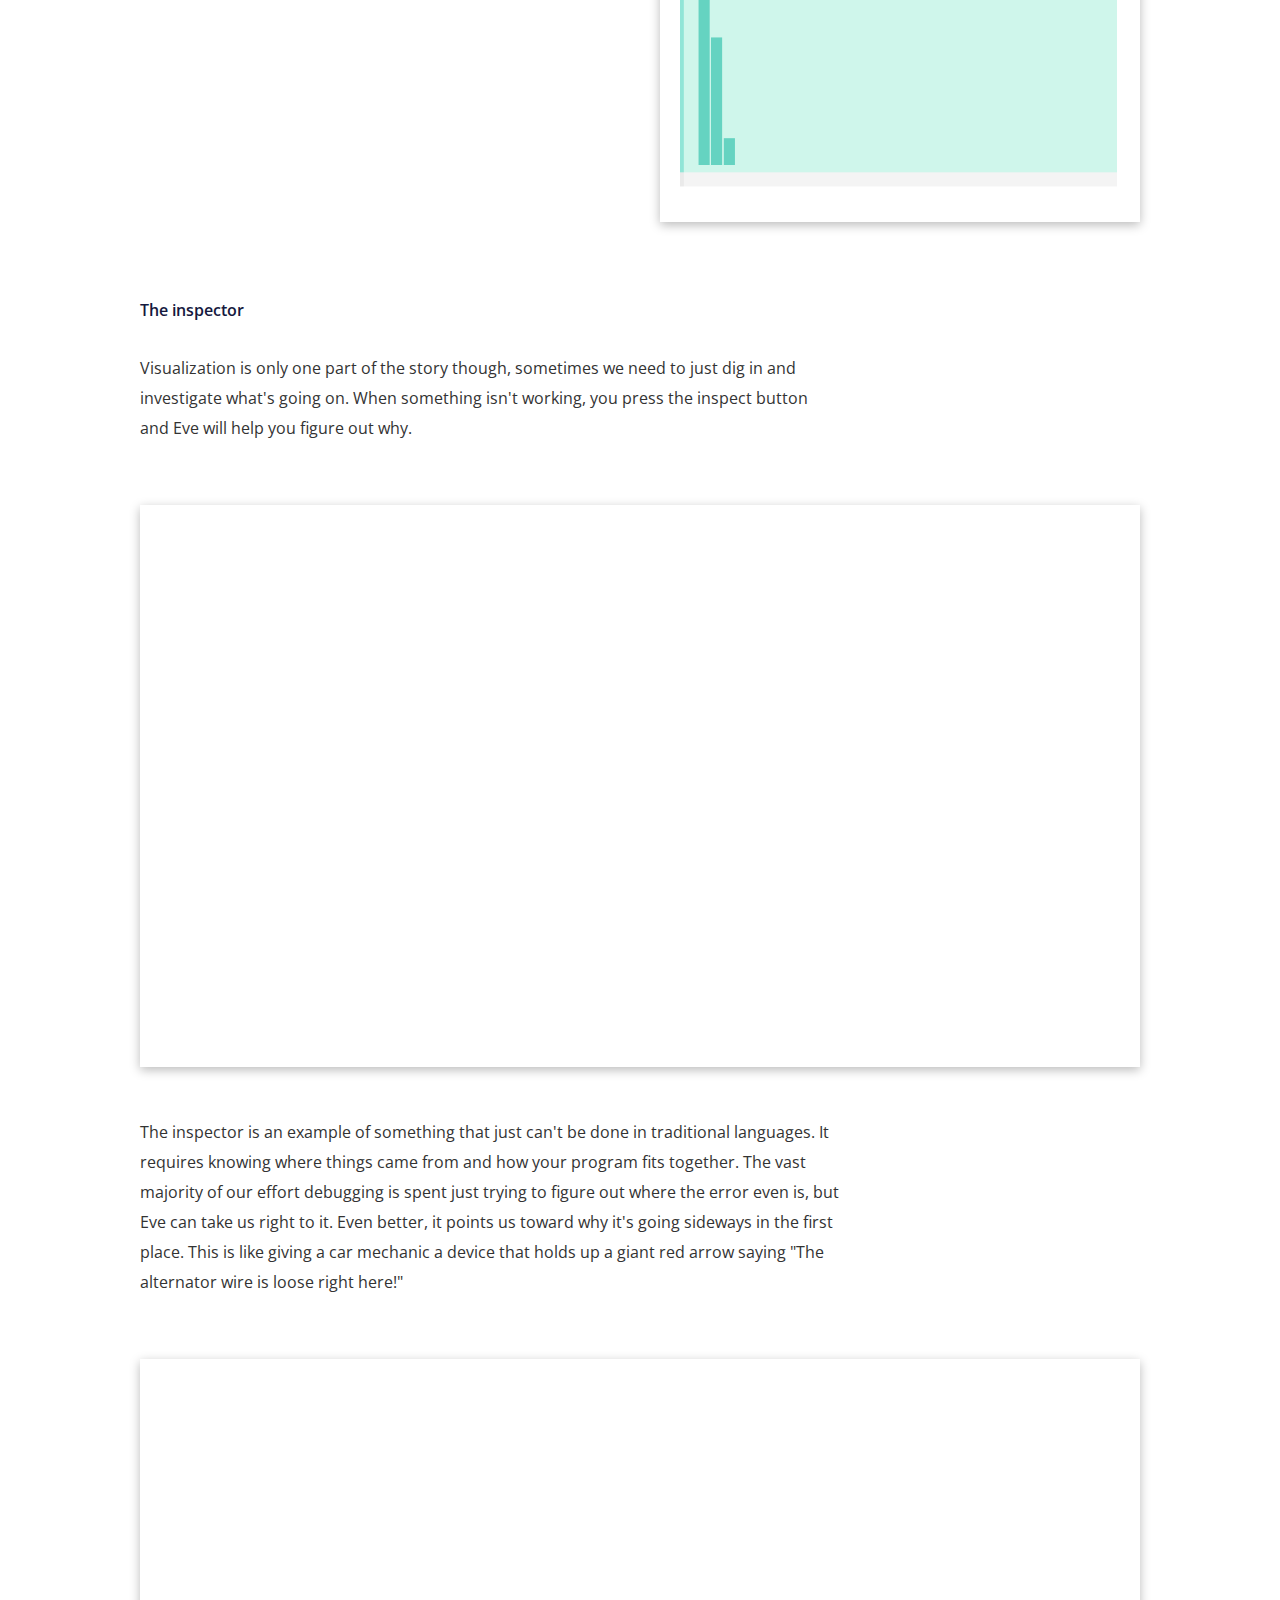
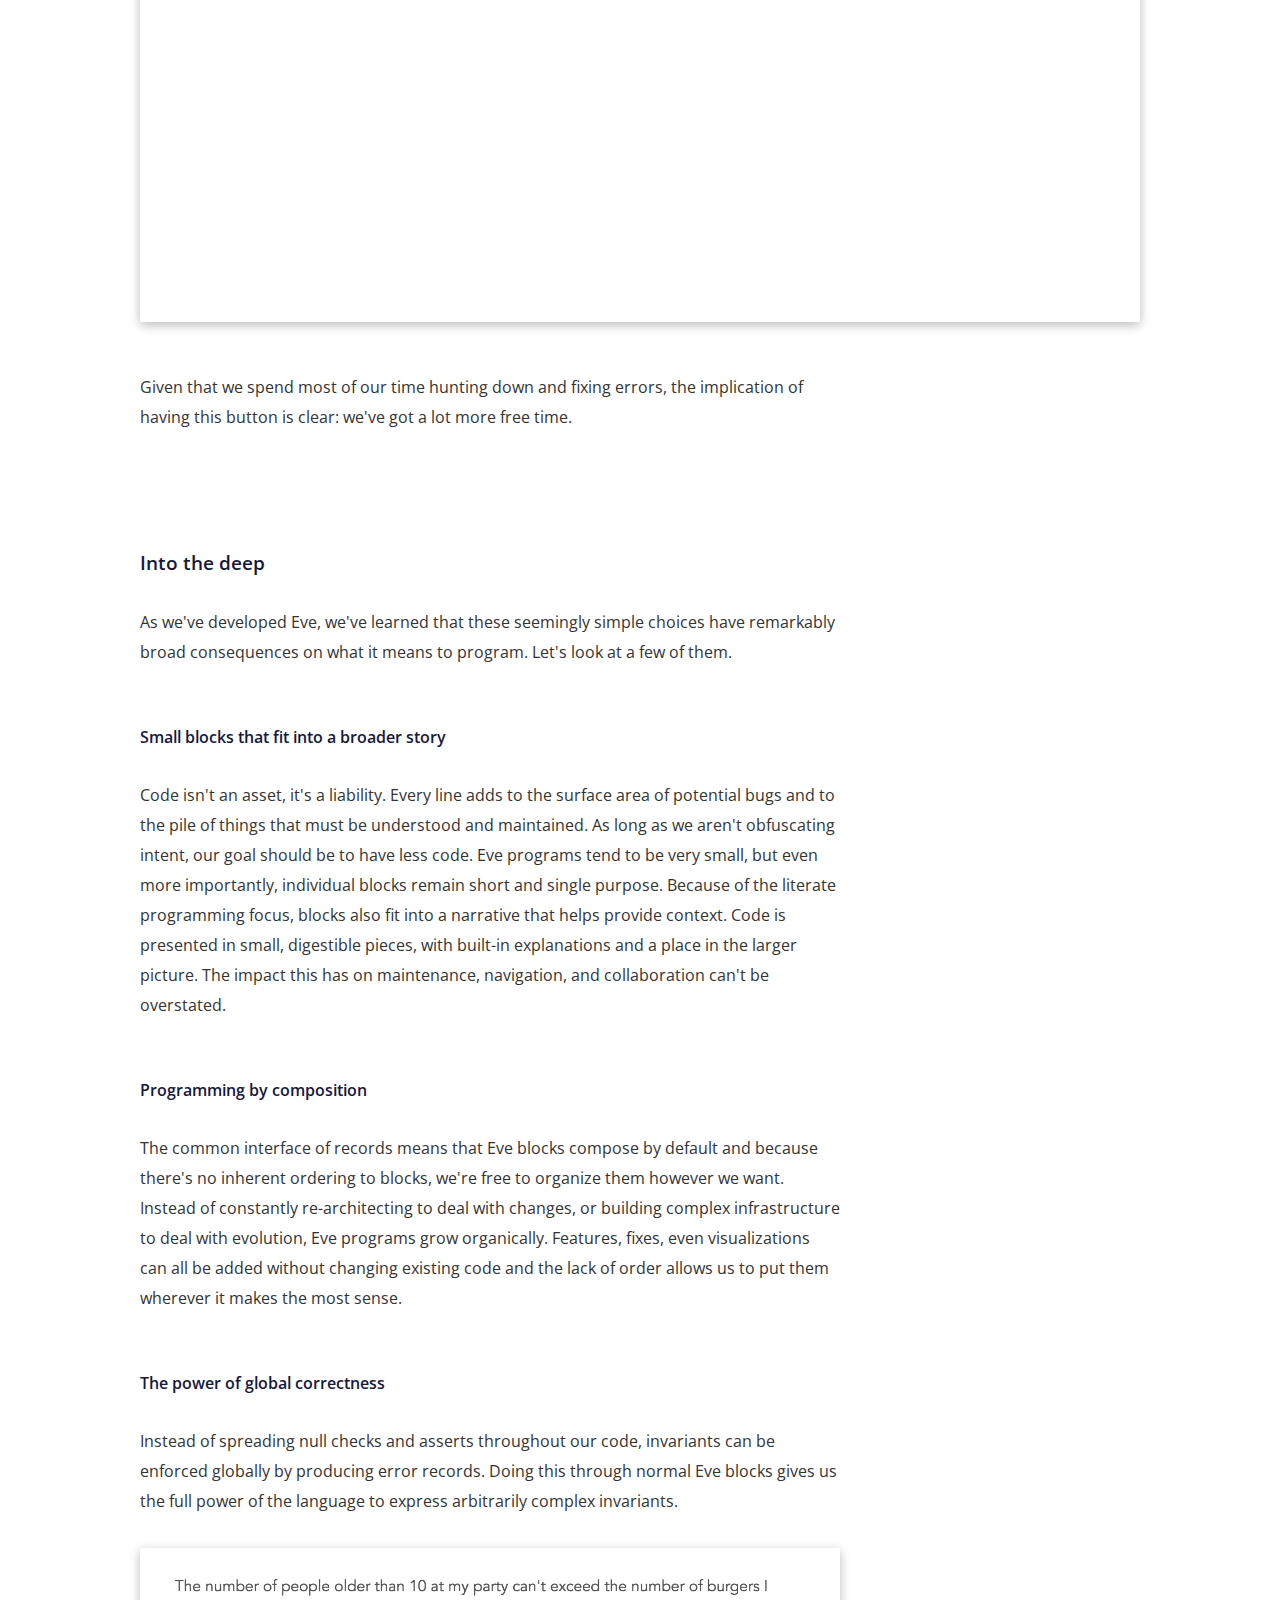
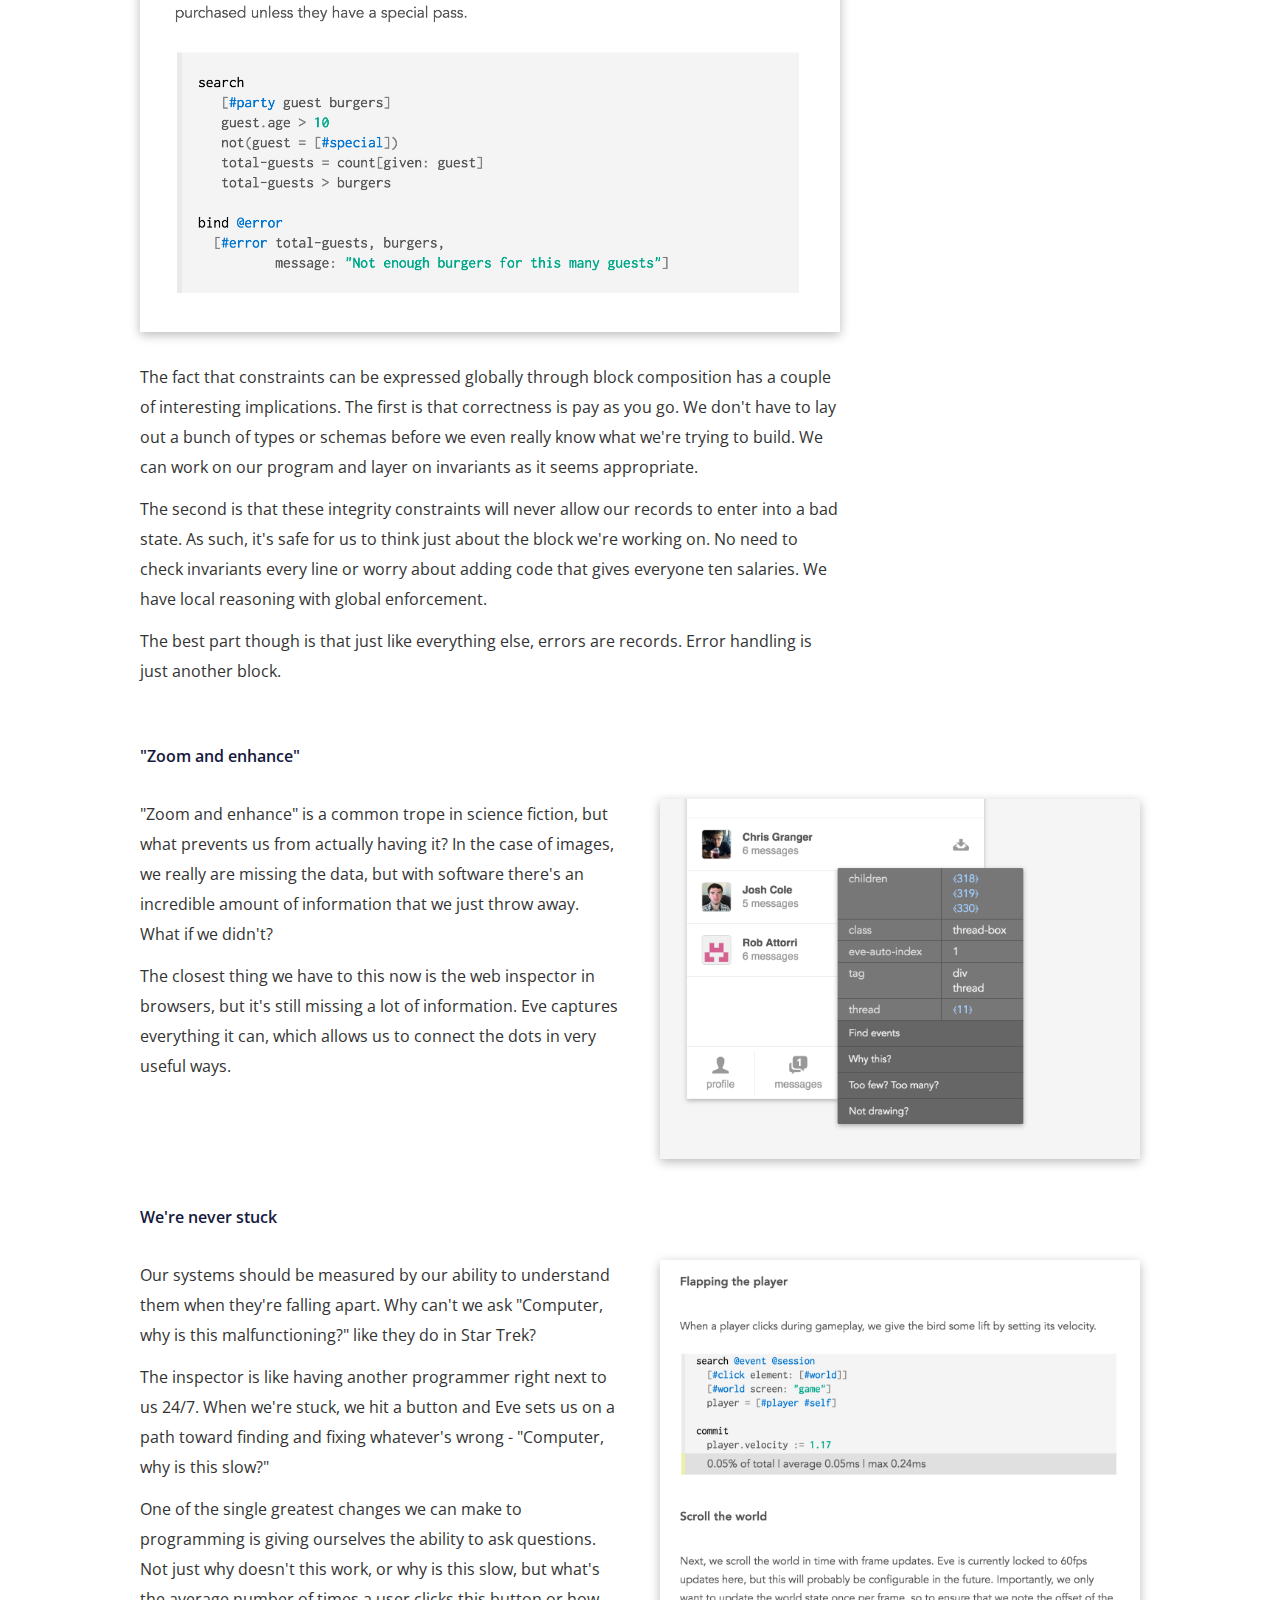
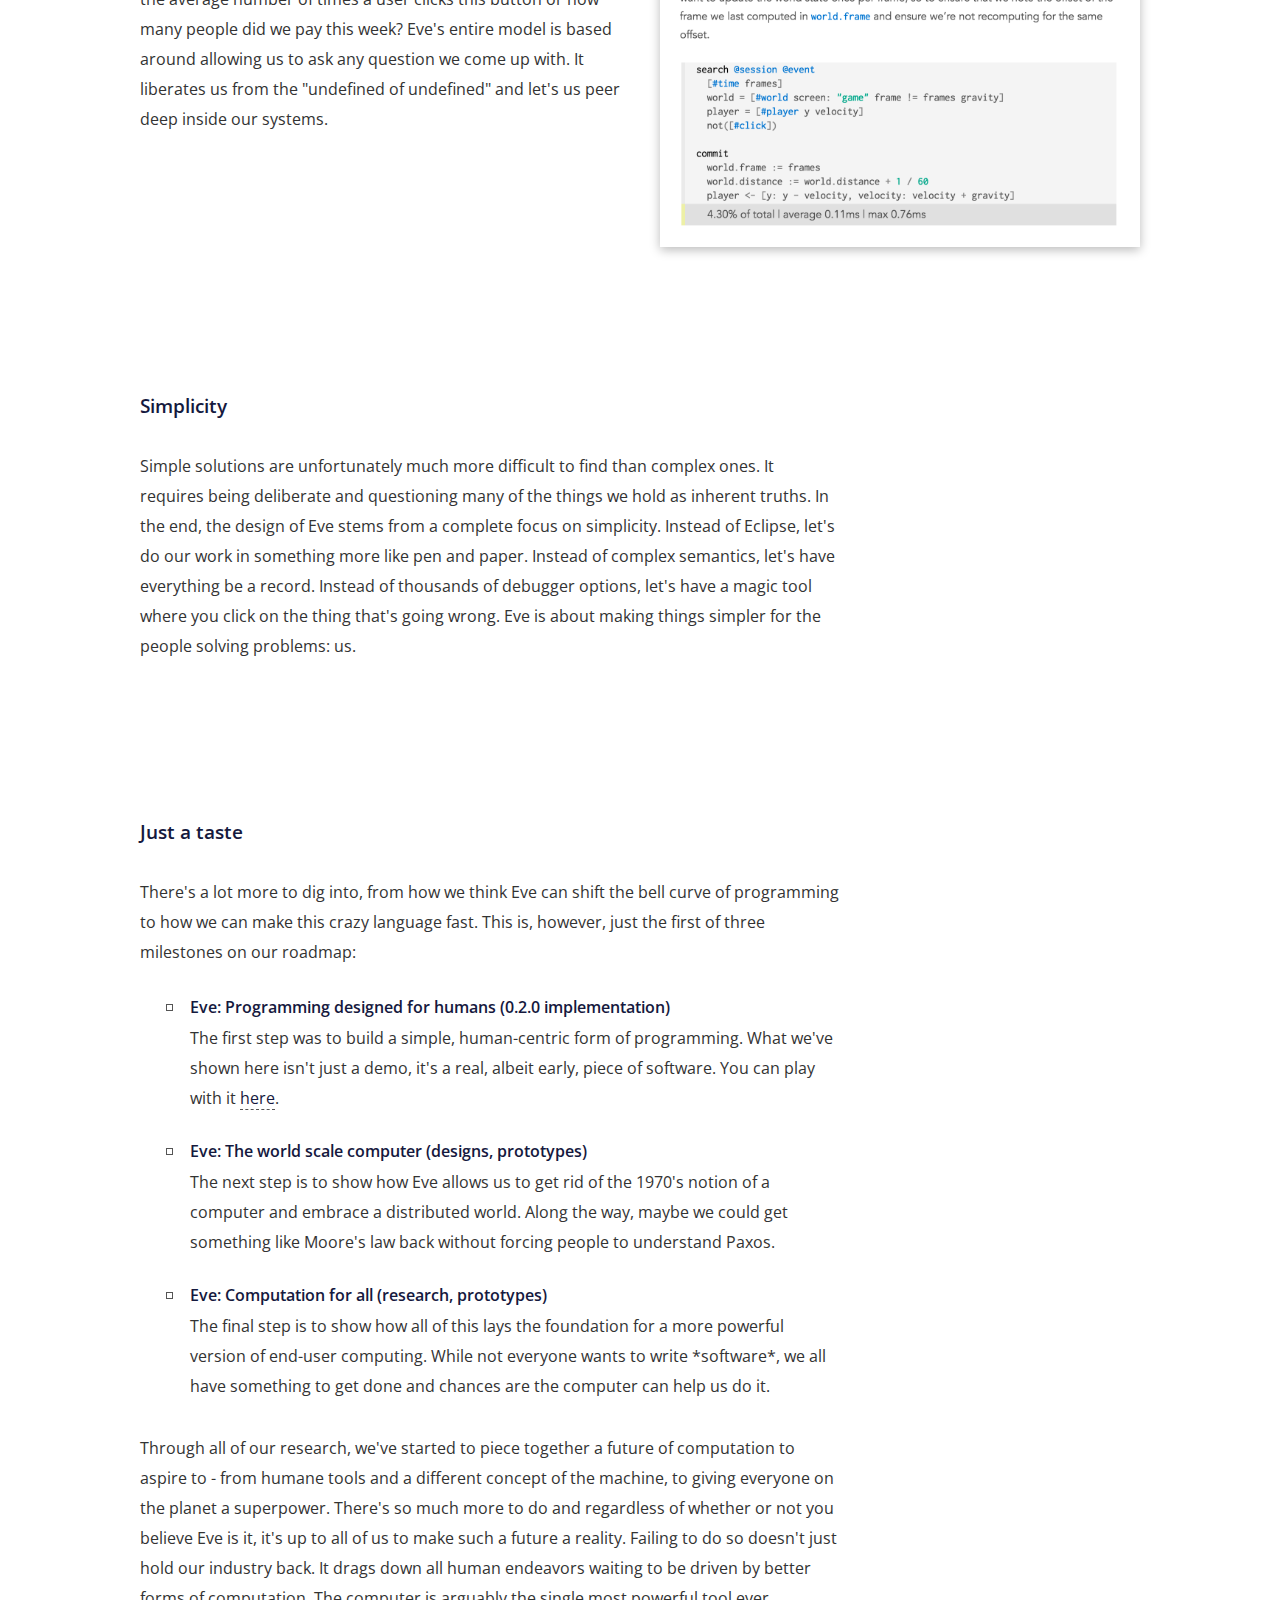
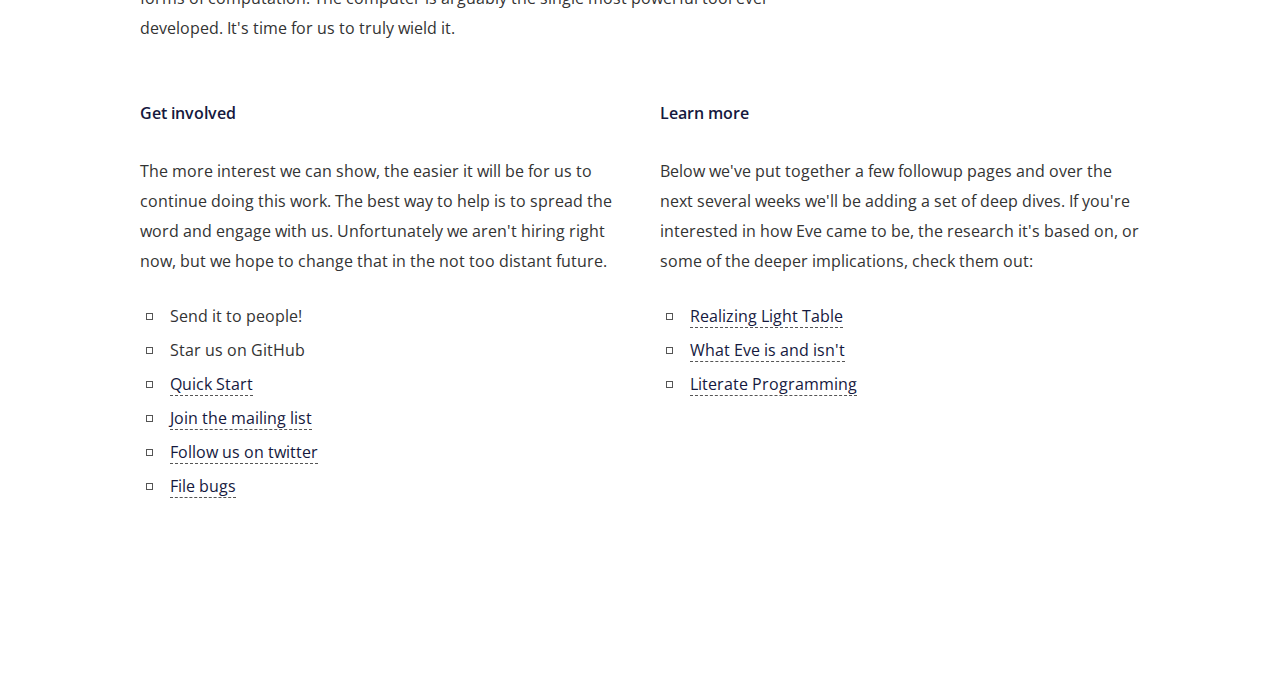
<file: philosophy/index.html>
<!DOCTYPE html>

<title>Eve</title>
<meta name="description" content="Eve: Programming designed for humans.">
<meta name="viewport" content="width=device-width; initial-scale=1.0; maximum-scale=1.0; user-scalable=0;">
<link rel="stylesheet" type="text/css" href="/assets/css/philosophy.css" />
<link rel="icon" type="image/png" href="/assets/img/favicon.png" />
<link href='http://fonts.googleapis.com/css?family=Open+Sans:400,600' rel='stylesheet' type='text/css' />

<nav>
  <a href="/">Home</a>
  <a href="http://play.witheve.com">Play</a>
  <a href="https://groups.google.com/forum/#!forum/eve-talk">Community</a>
  <a href="http://docs.witheve.com">Docs</a>
  <a href="http://incidentalcomplexity.com">Blog</a>
  <div class="github">
    <a class="github-button" href="https://github.com/witheve/eve" data-style="mega" data-count-href="/witheve/eve/stargazers" data-count-api="/repos/witheve/eve#stargazers_count" data-count-aria-label="# stargazers on GitHub" aria-label="Star witheve/eve on GitHub">Star</a>
  </div>
</nav>

<div class="wrapper">

<row style="margin-top:70px;">

<co1>

    <h1>Eve: Programming designed for humans</h1>

    <p>
      Eve is a programming language and IDE based on years of research into building a human-first programming platform. From code embedded in documents to a language without order, it presents an alternative take on what programming could be - one that focuses on us instead of the machine. This is Eve:
    </p>

    <a class="image-link" href="http://play.witheve.com/#/examples/quickstart.eve"><img class="gameover" title="Eve" src="/assets/img/philosophy/eve.png" /></a>

</co1>
</row>

<h2 id="abouthumans" style="margin-top:50px;">Eve is about humans, not computers</h2>

<row>
<co1>
<p>
We've made tremendous advancements since the early days of programming, but the modern form still forces us into the role of bit shifting machines. Programming has always been for us - the humans tapping at keyboards. The computer doesn't care what syntax or semantics we use or how error messages are phrased. Those are for you and me. And this is how we treat ourselves...
</p>

<img class="error" style="margin:20px 0 30px 0;" src="/assets/img/philosophy/error.png" />

<p>
Focusing on the machine and ignoring the human factors of software engineering have led us down a difficult road. From inscrutable error messages to semantics that require years of study to understand, we've landed on a version of programming that is actively antagonistic toward our goal of creating usable and robust software. To make matters worse, we're programming as if we still had the 1970's computer that our tools were developed for. Unsurprisingly, we are struggling. <a href="http://www.tricentis.com/blog/2014/12/18/top-10-software-fails-of-2014/">A lot</a>.
</p>

<p>
There's no reason we have to stay on top of a sinking foundation though. What if we went back to first principles and put humans first? What would that look like?
</p>
</co1>
</row>

<h2 id="different" style="margin-top:60px;">A different kind of programming</h2>

<row>
<co1>
<p>
Over the past several years, we've been exploring what an alternate future could look like and have distilled that research into a platform that we call Eve. To get a taste, let's take a look at a day in the life of someone programming in Eve:
</p>

</co1>
</row>

<div class="super-wrapper">
<div class="videowrapper large">
  <iframe class="video" src="https://www.youtube.com/embed/TWAMr72VaaU?rel=0&amp;showinfo=0" frameborder="0" allowfullscreen></iframe>
</div>
<div class="caption">Don't want to put on headphones? We added captions! Just press the CC button.</div>
</div>

<h3 id="prose">Prose and then code</h3>

<row>
<co>
<p>
The first difference you'll notice is that programs look more like word documents than code files. Eve is designed for "literate programming" - instead of comments embedded in code, code is embedded in a document.
</p>
<p>
This gives us the freedom to organize our programs based on how we actually think, not how the code will be compiled. We can group blocks based on functionality, similarity, owner, or anything else we can think of.
</p>
<p>
More importantly though, it gives us the ability to weave a narrative of not just what the program does, but why it does it. You can write a spec and then embed the blocks of code that make it work. Someone new to the project can look at the table of contents to get a sense of what's going on and then dig into a section to add something. Instead of constantly trying to piece the narrative back together every single time we fix a bug, we can make it an artifact of programming in the first place.
</p>
</co>

<co>
<img class="evedoc" src="/assets/img/philosophy/doc.png" title=" eve doc " />
</co>
</row>

<h3 id="betteride" style="margin-top:30px;">An IDE like Medium, not Vim</h3>
<row>
<co>
<p>
The environment we want in this context is more about narrative creation than class hierarchies. We want a *reading* and  *writing* environment that allows us to meaningfully lay out and explore our program. The first step towards that is having a table of contents that provides both an outline and a convenient form of navigation.
</p>
<p>
But just because we have a linear representation of the program, that doesn't mean we can't view it in other ways just as easily. Instead of a slew of tabs and complex navigation features, we have a document that arranges itself in whatever shape we need. And as much as possible, everything is placed in context so that the narrative is kept front and center.
</p>
<img style="margin-bottom:40px;" src="/assets/img/philosophy/comment.png" title=" errors " />
</co>
<co>
<img src="/assets/img/philosophy/elision.gif" style="" title=" TOC + elision " />
</co>
</row>

<h3 id="simplemodel" style="margin-top:30px;">A simple model: the world as data</h3>

<row>
<co1>
<p>
Eve is based on a single unifying principle: everything is a record - a set of attribute/value pairs associated to an ID. With this uniformity, Eve only needs a handful of operations that query and manipulate records. Want to send an email? You create an email record. Want to look at messages sent to slack? You query for message records in the slack database. Want to make a todo app? Query for todos and create div records in the browser database.
</p>

<img class="email" src="/assets/img/philosophy/email.png" title=" email, slack, and todos code" />
</co1>
</row>

<row>
<co>
<img class="flappy" src="/assets/img/philosophy/flappy.gif" title="flappy bird" />
</co>

<co>
<p>
Blocks are reactive in Eve; they declaratively specify "when I see these patterns, do these things." You don't need to specify how they update, or how they're cached, or how they're stored, or...  If you add new todos, new divs will automatically appear.
</p>
<p>
Just nine operations let us write everything from a flappy bird clone to Eve's code analyzer.
</p>
</co>
</row>


<h3 id="trasparent" style="margin-top:50px; ">Absolute transparency and effortless visualization</h3>

<row>
<co>
<p>
Because literally everything is a record, we have a completely transparent view into our system. Let's say we wanted to know how many http requests were open right now. In a Javascript app we'd have no way to know unless we explicitly captured that information. In Eve, we just ask:
</p>
</co>

<co>
<img src="/assets/img/philosophy/openhttp.png" title=" open http requests " />
</co>
</row>

<row>
<co>
<p>
How about memory? Like anything else in Eve, we search for what we want and then use the full power of the language to react to it. Let's send ourselves a slack message if the free memory on this machine goes below 200mb.
</p>
</co>

<co>
<img src="/assets/img/philosophy/memoryslack.png" title=" memory slack message " />
</co>
</row>

<row>
<co>
<p>
But we can do even better. Let's visualize free memory over time:
</p>
</co>

<co>
<img src="/assets/img/philosophy/memory.gif" title=" line chart of memory over time " />
</co>
</row>

<row>
<co>
<p>
Think about what this does for our ability to understand programs - we can trivially visualize and react to anything in our system. Want to see a real-time visualization of users signing up? Write a single block to do it:
</p>
</co>

<co>
<img src="/assets/img/philosophy/users.png" title=" cool view over users " />
</co>
</row>

<h3 id="gadget" style="margin-top:30px;">The inspector</h3>

<co1>
<p>
Visualization is only one part of the story though, sometimes we need to just dig in and investigate what's going on. When something isn't working, you press the inspect button and Eve will help you figure out why.
</p>

<div class="super-wrapper2">
<div class="videowrapper">
  <iframe class="video" src="https://www.youtube.com/embed/JJk9PTzz_8M?rel=0&amp;showinfo=0" frameborder="0" allowfullscreen></iframe>
</div>
</div>

<p>
The inspector is an example of something that just can't be done in traditional languages. It requires knowing where things came from and how your program fits together. The vast majority of our effort debugging is spent just trying to figure out where the error even is, but Eve can take us right to it. Even better, it points us toward why it's going sideways in the first place. This is like giving a car mechanic a device that holds up a giant red arrow saying "The alternator wire is loose right here!"
</p>

<div class="super-wrapper2">
<div class="videowrapper">
  <iframe class="video" src="https://www.youtube.com/embed/oPyQf0rk8V4?rel=0&amp;showinfo=0" frameborder="0" allowfullscreen></iframe>
</div>
</div>

<p>
Given that we spend most of our time hunting down and fixing errors, the implication of having this button is clear: we've got a lot more free time.
</p>
</co1>

<h2 id="intothedeep" style="margin-top:60px;">Into the deep</h2>

<co1>
<p>
As we've developed Eve, we've learned that these seemingly simple choices have remarkably broad consequences on what it means to program. Let's look at a few of them.
</p>
</co1>

<h3 id="smallblocks">Small blocks that fit into a broader story</h3>
<row>
<co1>

<p>
Code isn't an asset, it's a liability. Every line adds to the surface area of potential bugs and to the pile of things that must be understood and maintained. As long as we aren't obfuscating intent, our goal should be to have less code. Eve programs tend to be very small, but even more importantly, individual blocks remain short and single purpose. Because of the literate programming focus, blocks also fit into a narrative that helps provide context. Code is presented in small, digestible pieces, with built-in explanations and a place in the larger picture. The impact this has on maintenance, navigation, and collaboration can't be overstated.
</p>
</co1>
</row>

<h3 id="composition101">Programming by composition</h3>
<row>
<co1>
<p>
The common interface of records means that Eve blocks compose by default and because there's no inherent ordering to blocks, we're free to organize them however we want. Instead of constantly re-architecting to deal with changes, or building complex infrastructure to deal with evolution, Eve programs grow organically. Features, fixes, even visualizations can all be added without changing existing code and the lack of order allows us to put them wherever it makes the most sense.
</p>
</co1>
</row>

<h3 id="correct">The power of global correctness</h3>
<row>
<co1>
<p>
Instead of spreading null checks and asserts throughout our code, invariants can be enforced globally by producing error records. Doing this through normal Eve blocks gives us the full power of the language to express arbitrarily complex invariants.
</p>

<img src="/assets/img/philosophy/integrity.png" title=" integrity constraint example " />

<p>
The fact that constraints can be expressed globally through block composition has a couple of interesting implications. The first is that correctness is pay as you go. We don't have to lay out a bunch of types or schemas before we even really know what we're trying to build. We can work on our program and layer on invariants as it seems appropriate.
</p>

<p>
The second is that these integrity constraints will never allow our records to enter into a bad state. As such, it's safe for us to think just about the block we're working on. No need to check invariants every line or worry about adding code that gives everyone ten salaries. We have local reasoning with global enforcement.
</p>

<p>
The best part though is that just like everything else, errors are records. Error handling is just another block.
</p>
</co>

</row>

<h3 id="zoomenhance">"Zoom and enhance"</h3>

<row>
<co>
<p>
"Zoom and enhance" is a common trope in science fiction, but what prevents us from actually having it? In the case of images, we really are missing the data, but with software there's an incredible amount of information that we just throw away. What if we didn't?
</p>

<p>
The closest thing we have to this now is the web inspector in browsers, but it's still missing a lot of information. Eve captures everything it can, which allows us to connect the dots in very useful ways.
</p>
</co>

<co>
<img src="/assets/img/philosophy/zoom.png" title=" inspect a dom node, inspect a block " />
</co>
</row>

<h3 id="neverstuck">We're never stuck</h3>

<co1>

</co1>

<row>
<co>
<p>
Our systems should be measured by our ability to understand them when they're falling apart. Why can't we ask "Computer, why is this malfunctioning?" like they do in Star Trek?
</p>
<p>
The inspector is like having another programmer right next to us 24/7. When we're stuck, we hit a button and Eve sets us on a path toward finding and fixing whatever's wrong - "Computer, why is this slow?"
</p>

<p>
One of the single greatest changes we can make to programming is giving ourselves the ability to ask questions. Not just why doesn't this work, or why is this slow, but what's the average number of times a user clicks this button or how many people did we pay this week? Eve's entire model is based around allowing us to ask any question we come up with. It liberates us from the "undefined of undefined" and let's us peer deep inside our systems.
</p>
</co>

<co>
<img src="/assets/img/philosophy/slow.png" style="" title=" performance information per block " />
</co>
</row>

<h2 id="simplicity" style="margin-top:100px;">Simplicity</h2>

<row>
<co1>
<p>
Simple solutions are unfortunately much more difficult to find than complex ones. It requires being deliberate and questioning many of the things we hold as inherent truths. In the end, the design of Eve stems from a complete focus on simplicity. Instead of Eclipse, let's do our work in something more like pen and paper. Instead of complex semantics, let's have everything be a record. Instead of thousands of debugger options, let's have a magic tool where you click on the thing that's going wrong. Eve is about making things simpler for the people solving problems: us.
</p>
</co1>
</row>

<h2 id="justataste" style="margin-top:100px;">Just a taste</h2>

<co1>
<p>
There's a lot more to dig into, from how we think Eve can shift the bell curve of programming to how we can make this crazy language fast. This is, however, just the first of three milestones on our roadmap:
</p>

<ul>

  <li>
    <h4>Eve: Programming designed for humans (0.2.0 implementation)</h4>
    <p class="light">
    The first step was to build a simple, human-centric form of programming. What we've shown here isn't just a demo, it's a real, albeit early, piece of software. You can play with it <a href="http://play.witheve.com">here</a>.
    </p>
  </li>

  <li>
    <h4>Eve: The world scale computer (designs, prototypes)</h4>
    <p class="light">
        The next step is to show how Eve allows us to get rid of the 1970's notion of a computer and embrace a distributed world. Along the way, maybe we could get something like Moore's law back without forcing people to understand Paxos.
    </p>
  </li>

  <li>
    <h4>Eve: Computation for all (research, prototypes)</h4>
    <p class="light">
        The final step is to show how all of this lays the foundation for a more powerful version of end-user computing. While not everyone wants to write *software*, we all have something to get done and chances are the computer can help us do it.
    </p>
  </li>

</ul>

<p>
Through all of our research, we've started to piece together a future of computation to aspire to - from humane tools and a different concept of the machine, to giving everyone on the planet a superpower. There's so much more to do and regardless of whether or not you believe Eve is it, it's up to all of us to make such a future a reality. Failing to do so doesn't just hold our industry back. It drags down all human endeavors waiting to be driven by better forms of computation. The computer is arguably the single most powerful tool ever developed. It's time for us to truly wield it.
</p>
</co1>


<row>
<co>
<h3 id="getinvolved">Get involved</h3>
<p>
The more interest we can show, the easier it will be for us to continue doing this work. The best way to help is to spread the word and engage with us. Unfortunately we aren't hiring right now, but we hope to change that in the not too distant future.
</p>
<ul class="small">
  <li>Send it to people!</li>
  <li>Star us on GitHub <div class="inlinebutton"><a class="github-button" href="https://github.com/witheve/eve" data-style="mega" data-count-href="/witheve/eve/stargazers" data-count-api="/repos/witheve/eve#stargazers_count" data-count-aria-label="# stargazers on GitHub" aria-label="Star witheve/eve on GitHub"></a></div></li>
  <li><a href="http://play.witheve.com">Quick Start</a></li>
  <li><a href="https://groups.google.com/forum/#!forum/eve-talk">Join the mailing list</a></li>
  <li><a href="https://twitter.com/with_eve">Follow us on twitter</a></li>
  <li><a href="https://github.com/witheve/Eve/issues">File bugs</a></li>
</ul>
</co>
<co>
<h3 id="learnmore">Learn more</h3>

<p>
Below we've put together a few followup pages and over the next several weeks we'll be adding a set of deep dives. If you're interested in how Eve came to be, the research it's based on, or some of the deeper implications, check them out:
</p>

<ul class="small">
  <li><a href="/deepdives/lighttable.html">Realizing Light Table</a></li>
  <li><a href="/deepdives/whateveis.html">What Eve is and isn't</a></li>
  <li><a href="/deepdives/literate.html">Literate Programming</a></li>
</ul>
</co>
</row>


</div class="wrapper">

<!-- Place this tag in your head or just before your close body tag. -->
<script async defer src="https://buttons.github.io/buttons.js"></script>
<script>
  (function(i,s,o,g,r,a,m){i['GoogleAnalyticsObject']=r;i[r]=i[r]||function(){
  (i[r].q=i[r].q||[]).push(arguments)},i[r].l=1*new Date();a=s.createElement(o),
  m=s.getElementsByTagName(o)[0];a.async=1;a.src=g;m.parentNode.insertBefore(a,m)
  })(window,document,'script','https://www.google-analytics.com/analytics.js','ga');

  ga('create', 'UA-74222157-3', 'auto');
  ga('send', 'pageview');

</script>
</file>
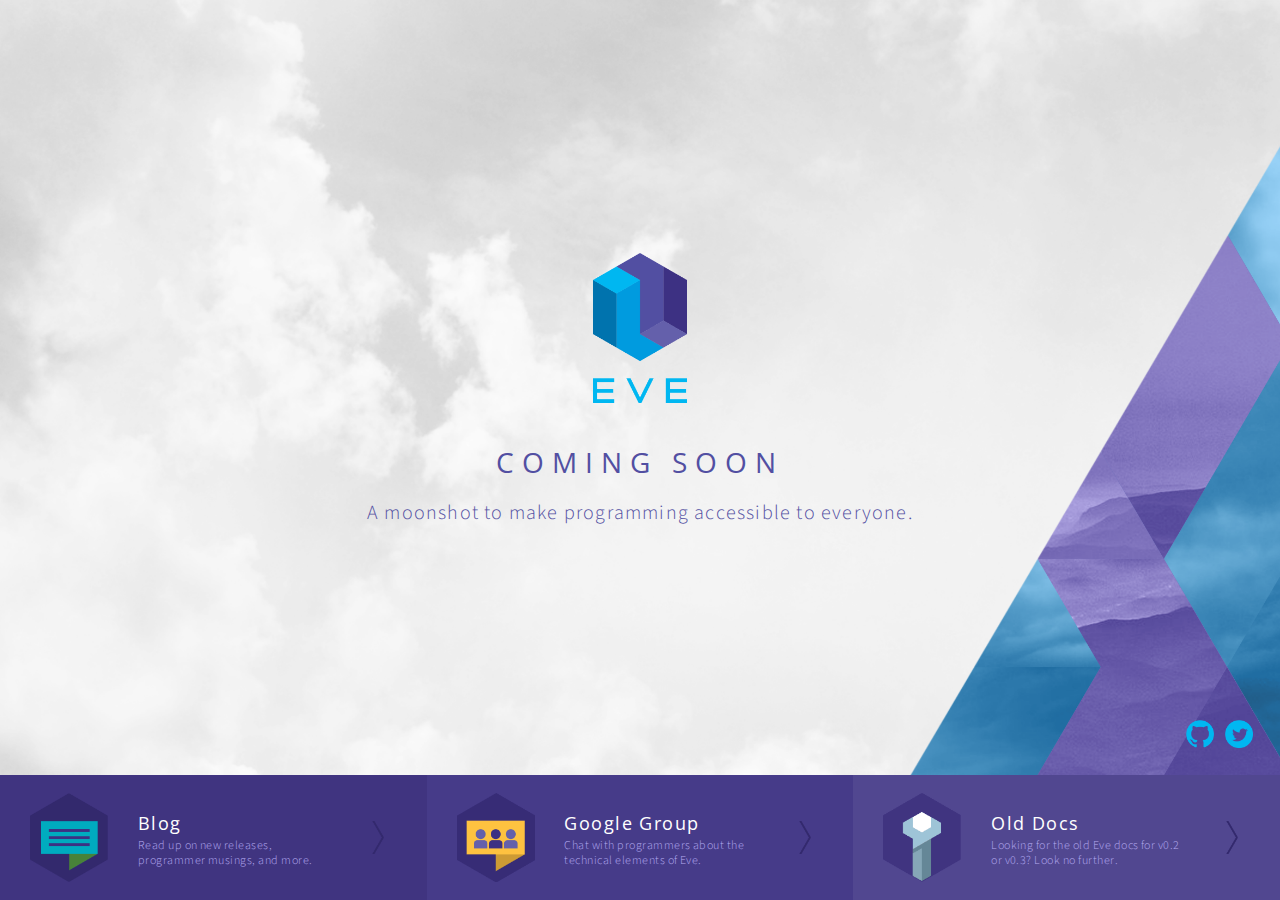
<file: coming-soon.html>
<!DOCTYPE html>
<html>
  <head>
    <title>Eve</title>
    <meta name="Description" content="Computing for everyone">
    <meta charset="utf-8">
    <meta http-equiv="x-ua-compatible" content="ie=edge">
    <meta name="viewport" content="width=device-width, initial-scale=1">
    <link rel="stylesheet" type="text/css" href="./assets/css/base.css">
    <link rel="icon" type="image/png" href="images/icon.png">
    <link href="https://fonts.googleapis.com/css?family=Open+Sans:300|Source+Sans+Pro:300" rel="stylesheet">
  </head>
  <body>
    <div class="wrapper">

      <div id="landing">
        <img class="vertlogo" src="./assets/img/vertlogo.png" />
        <h1>
          Coming soon
        </h1>
        <p>
          A moonshot to make programming accessible to everyone.
        </p>
        <div class="triangle">
          <span class="socialmedia">
            <a href="https://github.com/witheve" class="github"></a>
            <a href="https://twitter.com/with_eve" class="twitter"></a>
          </span>
        </div>
      </div>

      <div id="actions">
        <a href="http://www.incidentalcomplexity.com" class="outlet blog">
          <div class="rolloverfog">
          </div>
          <img class="hexbutton" src="./assets/img/blog.png" />
          <div class="text">
            <h1>
              Blog
            </h1>
            <p>
              Read up on new releases, programmer musings, and more.
            </p>
          </div>
          <img class="bracket" src="./assets/img/bracket.png" />
        </a>
        <a href="https://groups.google.com/forum/#!forum/eve-talk" class="outlet googlegroup">
          <div class="rolloverfog">
          </div>
          <img class="hexbutton" src="./assets/img/googlegroup.png" />
          <div class="text">
            <h1>
              Google Group
            </h1>
            <p>
              Chat with programmers about the technical elements of Eve.
            </p>
          </div>
          <img class="bracket" src="./assets/img/bracket.png" />
        </a>
        <a href="http://docs.witheve.com/" class="outlet olddocs">
            <div class="rolloverfog">
            </div>
            <img class="hexbutton" src="./assets/img/wrench.png" />
            <div class="text">
              <h1>
                Old Docs
              </h1>
              <p>
                Looking for the old Eve docs for v0.2 or v0.3? Look no further.
              </p>
            </div>
            <img class="bracket" src="./assets/img/bracket.png" />
          </a>
      </div>

    </div>
  </body>
</html>
</file>
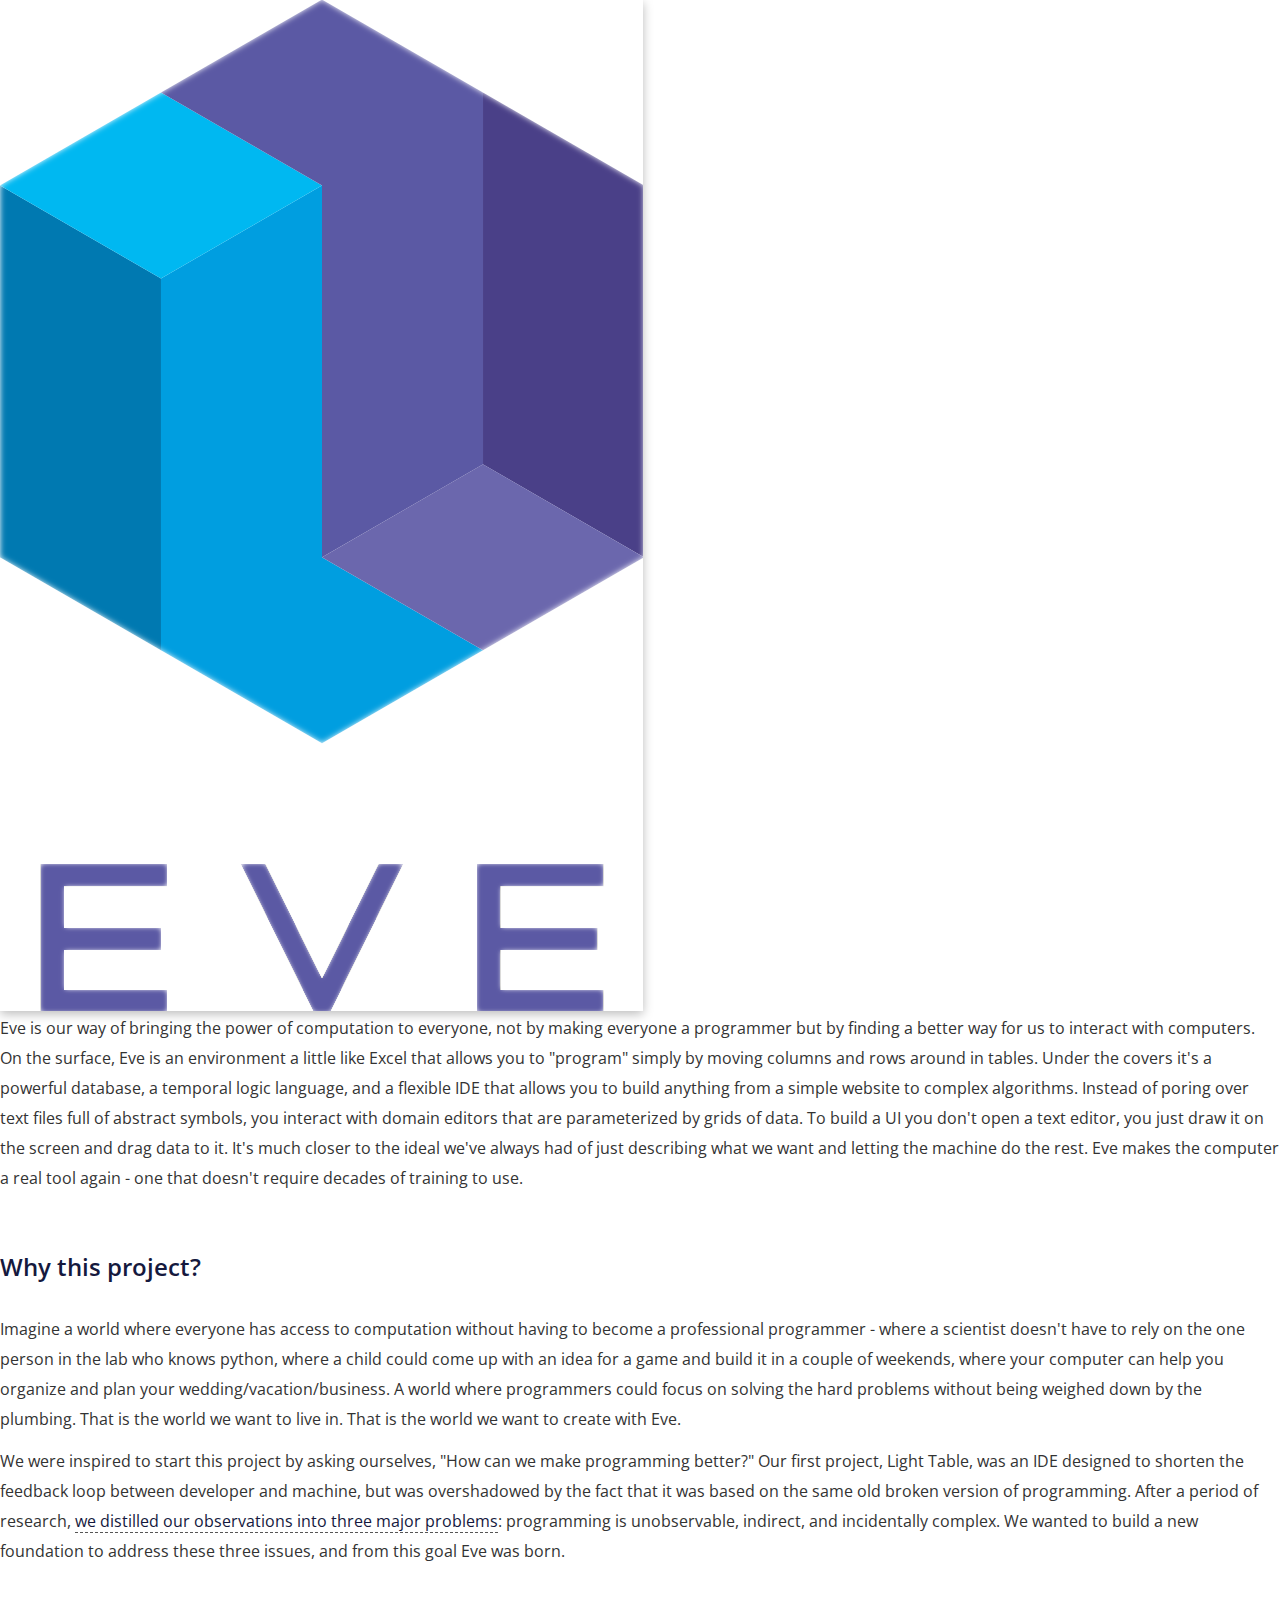
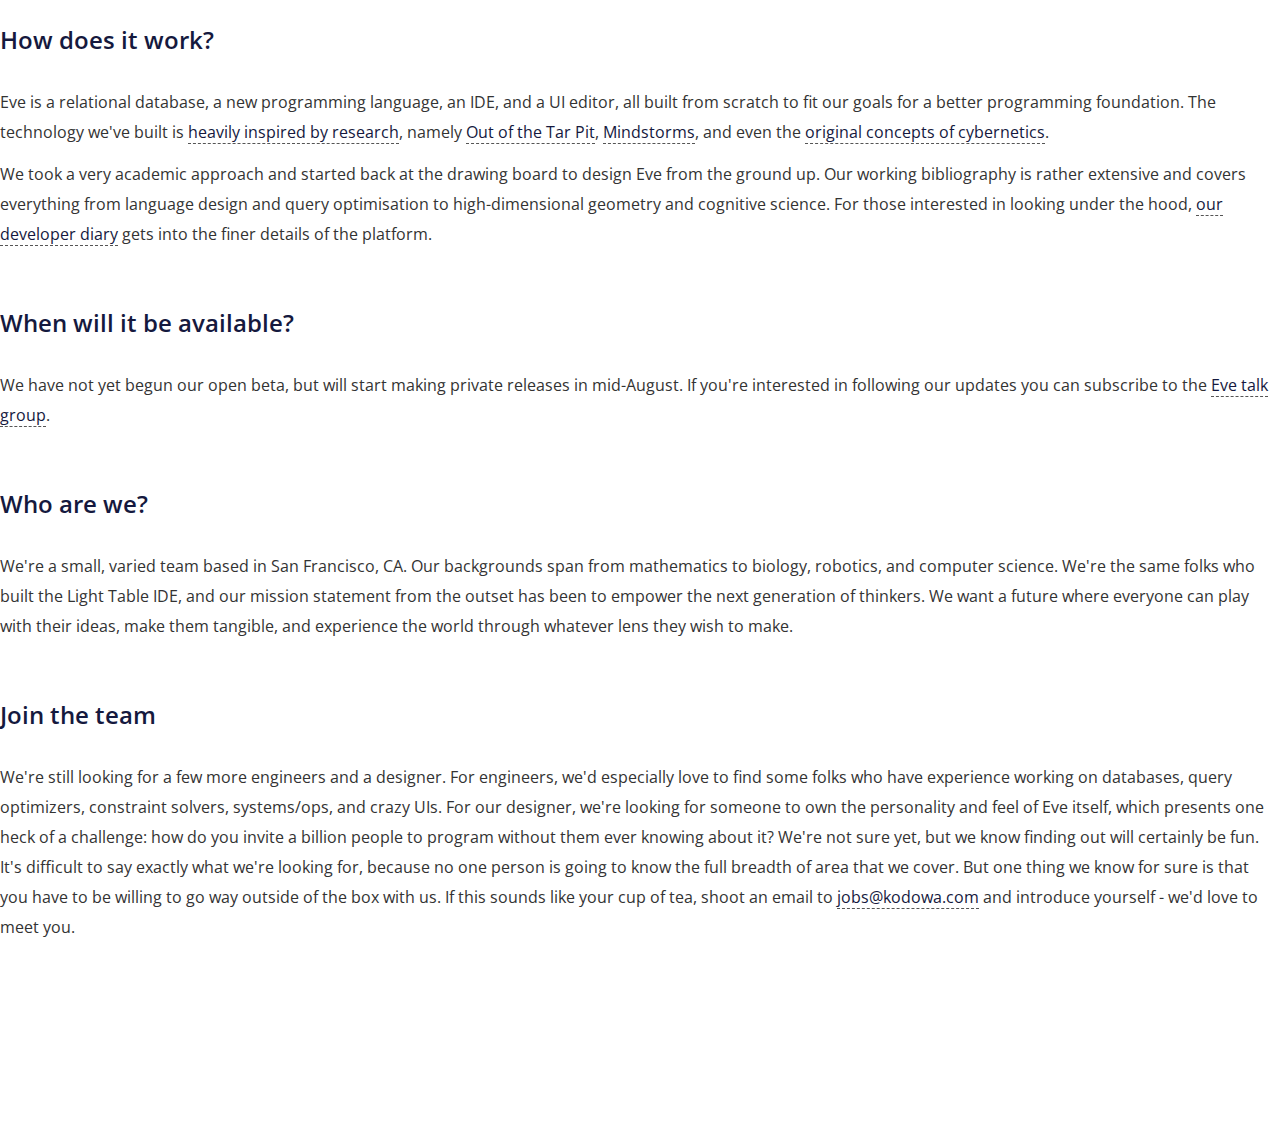
<file: eve.html>
<!DOCTYPE html>
<html>
    <head>
        <title>Eve</title>
        <meta name="viewport" content="width=device-width; initial-scale=1.0; maximum-scale=1.0; user-scalable=0;">
        <link rel="stylesheet" type="text/css" href="style.css" />
        <link rel="icon" type="image/png" href="favicon.png" />
        <link href='http://fonts.googleapis.com/css?family=Open+Sans:600' rel='stylesheet' type='text/css' />
        <link href='http://fonts.googleapis.com/css?family=Merriweather:400,300' rel='stylesheet' type='text/css' />
    </head>
    <body>
        <div class="uberwrapper">
            <img src="logo.png" class="logo">
            <div class="wrapper700">

            <p>Eve is our way of bringing the power of computation to everyone, not by making everyone a programmer but by finding a better way for us to interact with computers. On the surface, Eve is an environment a little like Excel that allows you to "program" simply by moving columns and rows around in tables. Under the covers it's a powerful database, a temporal logic language, and a flexible IDE that allows you to build anything from a simple website to complex algorithms. Instead of poring over text files full of abstract symbols, you interact with domain editors that are parameterized by grids of data. To build a UI you don't open a text editor, you just draw it on the screen and drag data to it. It's much closer to the ideal we've always had of just describing what we want and letting the machine do the rest. Eve makes the computer a real tool again - one that doesn't require decades of training to use.</p>

            <h1>Why this project?</h1>

            <p>Imagine a world where everyone has access to computation without having to become a professional programmer - where a scientist doesn't have to rely on the one person in the lab who knows python, where a child could come up with an idea for a game and build it in a couple of weekends, where your computer can help you organize and plan your wedding/vacation/business. A world where programmers could focus on solving the hard problems without being weighed down by the plumbing. That is the world we want to live in. That is the world we want to create with Eve.</p>

            <p>We were inspired to start this project by asking ourselves, "How can we make programming better?" Our first project, Light Table, was an IDE designed to shorten the feedback loop between developer and machine, but was overshadowed by the fact that it was based on the same old broken version of programming. After a period of research, <a href="http://www.chris-granger.com/2014/03/27/toward-a-better-programming/">we distilled our observations into three major problems</a>: programming is unobservable, indirect, and incidentally complex. We wanted to build a new foundation to address these three issues, and from this goal Eve was born.</p>

            <h1>How does it work?</h1>

            <p>Eve is a relational database, a new programming language, an IDE, and a UI editor, all built from scratch to fit our goals for a better programming foundation. The technology we've built is <a href="https://gist.github.com/jamii/8957881c8eaa4035f4ae">heavily inspired by research</a>, namely <a href="http://shaffner.us/cs/papers/tarpit.pdf">Out of the Tar Pit</a>, <a href="http://www.amazon.com/Mindstorms-Children-Computers-Powerful-Ideas/dp/0465046746">Mindstorms</a>, and even the <a href="https://en.wikipedia.org/wiki/Intelligence_amplification">original concepts of cybernetics</a>.</p>

            <p>We took a very academic approach and started back at the drawing board to design Eve from the ground up. Our working bibliography is rather extensive and covers everything from language design and query optimisation to high-dimensional geometry and cognitive science. For those interested in looking under the hood, <a href="http://incidentalcomplexity.com/">our developer diary</a> gets into the finer details of the platform.</p>

            <h1>When will it be available?</h1>

            <p>We have not yet begun our open beta, but will start making private releases in mid-August. If you're interested in following our updates you can subscribe to the <a href="https://groups.google.com/forum/#!forum/eve-talk">Eve talk group</a>.</p>

            <h1>Who are we?</h1>

            <p>We're a small, varied team based in San Francisco, CA. Our backgrounds span from mathematics to biology, robotics, and computer science. We're the same folks who built the Light Table IDE, and our mission statement from the outset has been to empower the next generation of thinkers. We want a future where everyone can play with their ideas, make them tangible, and experience the world through whatever lens they wish to make.</p>

            <h1>Join the team</h1>

            <p>We're still looking for a few more engineers and a designer. For engineers, we'd especially love to find some folks who have experience working on databases, query optimizers, constraint solvers, systems/ops, and crazy UIs. For our designer, we're looking for someone to own the personality and feel of Eve itself, which presents one heck of a challenge: how do you invite a billion people to program without them ever knowing about it? We're not sure yet, but we know finding out will certainly be fun. It's difficult to say exactly what we're looking for, because no one person is going to know the full breadth of area that we cover. But one thing we know for sure is that you have to be willing to go way outside of the box with us. If this sounds like your cup of tea, shoot an email to <a href="mailto:jobs@kodowa.com?Subject=Working%20on%20Eve" target="_blank">jobs@kodowa.com</a> and introduce yourself - we'd love to meet you.</p>
            </div>
        </div>
</file>
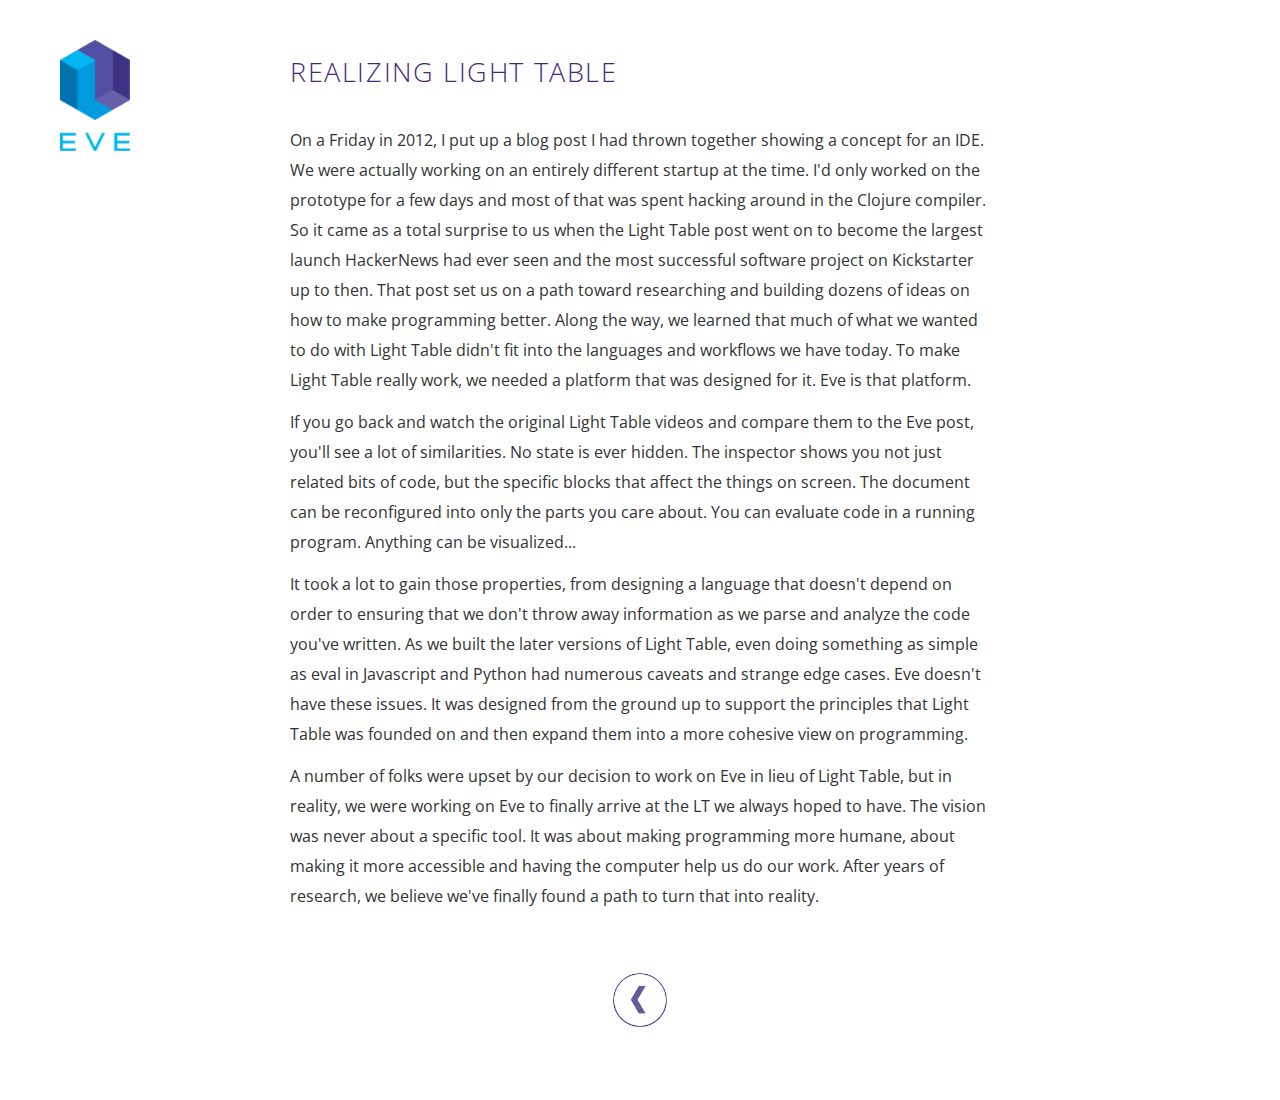
<file: deepdives/lighttable.html>
<!DOCTYPE html>

<title>Realizing Light Table</title>
<meta name="viewport" content="width=device-width; initial-scale=1.0; maximum-scale=1.0; user-scalable=0;">
<link rel="stylesheet" type="text/css" href="style.css" />
<link rel="icon" type="image/png" href="/assets/img/favicon.png" />
<link href='http://fonts.googleapis.com/css?family=Open+Sans:300,400,600' rel='stylesheet' type='text/css' />


<div class="wrapper">
  <a class="vertlogo" href="/"></a>
  <div class="section">
    <h1>
      Realizing Light Table
    </h1>
  </div>
  <div class="section">
    <p>
      On a Friday in 2012, I put up a blog post I had thrown together showing a concept for an IDE. We were actually working on an entirely different startup at the time. I'd only worked on the prototype for a few days and most of that was spent hacking around in the Clojure compiler. So it came as a total surprise to us when the Light Table post went on to become the largest launch HackerNews had ever seen and the most successful software project on Kickstarter up to then. That post set us on a path toward researching and building dozens of ideas on how to make programming better. Along the way, we learned that much of what we wanted to do with Light Table didn't fit into the languages and workflows we have today. To make Light Table really work, we needed a platform that was designed for it. Eve is that platform.
    </p>
  </div>
  <div class="section">
    <p>
      If you go back and watch the original Light Table videos and compare them to the Eve post, you'll see a lot of similarities. No state is ever hidden. The inspector shows you not just related bits of code, but the specific blocks that affect the things on screen. The document can be reconfigured into only the parts you care about. You can evaluate code in a running program. Anything can be visualized...
    </p>
  </div>
  <div class="section">
    <p>
      It took a lot to gain those properties, from designing a language that doesn't depend on order to ensuring that we don't throw away information as we parse and analyze the code you've written. As we built the later versions of Light Table, even doing something as simple as eval in Javascript and Python had numerous caveats and strange edge cases. Eve doesn't have these issues. It was designed from the ground up to support the principles that Light Table was founded on and then expand them into a more cohesive view on programming.
    </p>
  </div>
  <div class="section">
    <p>
      A number of folks were upset by our decision to work on Eve in lieu of Light Table, but in reality, we were working on Eve to finally arrive at the LT we always hoped to have. The vision was never about a specific tool. It was about making programming more humane, about making it more accessible and having the computer help us do our work. After years of research, we believe we've finally found a path to turn that into reality.
    </p>
  </div>
  <a href="/philosophy#learnmore" class="backbtn"></a>
</div class="wrapper">

<script>
  (function(i,s,o,g,r,a,m){i['GoogleAnalyticsObject']=r;i[r]=i[r]||function(){
  (i[r].q=i[r].q||[]).push(arguments)},i[r].l=1*new Date();a=s.createElement(o),
  m=s.getElementsByTagName(o)[0];a.async=1;a.src=g;m.parentNode.insertBefore(a,m)
  })(window,document,'script','https://www.google-analytics.com/analytics.js','ga');

  ga('create', 'UA-74222157-3', 'auto');
  ga('send', 'pageview');

</script>
</file>
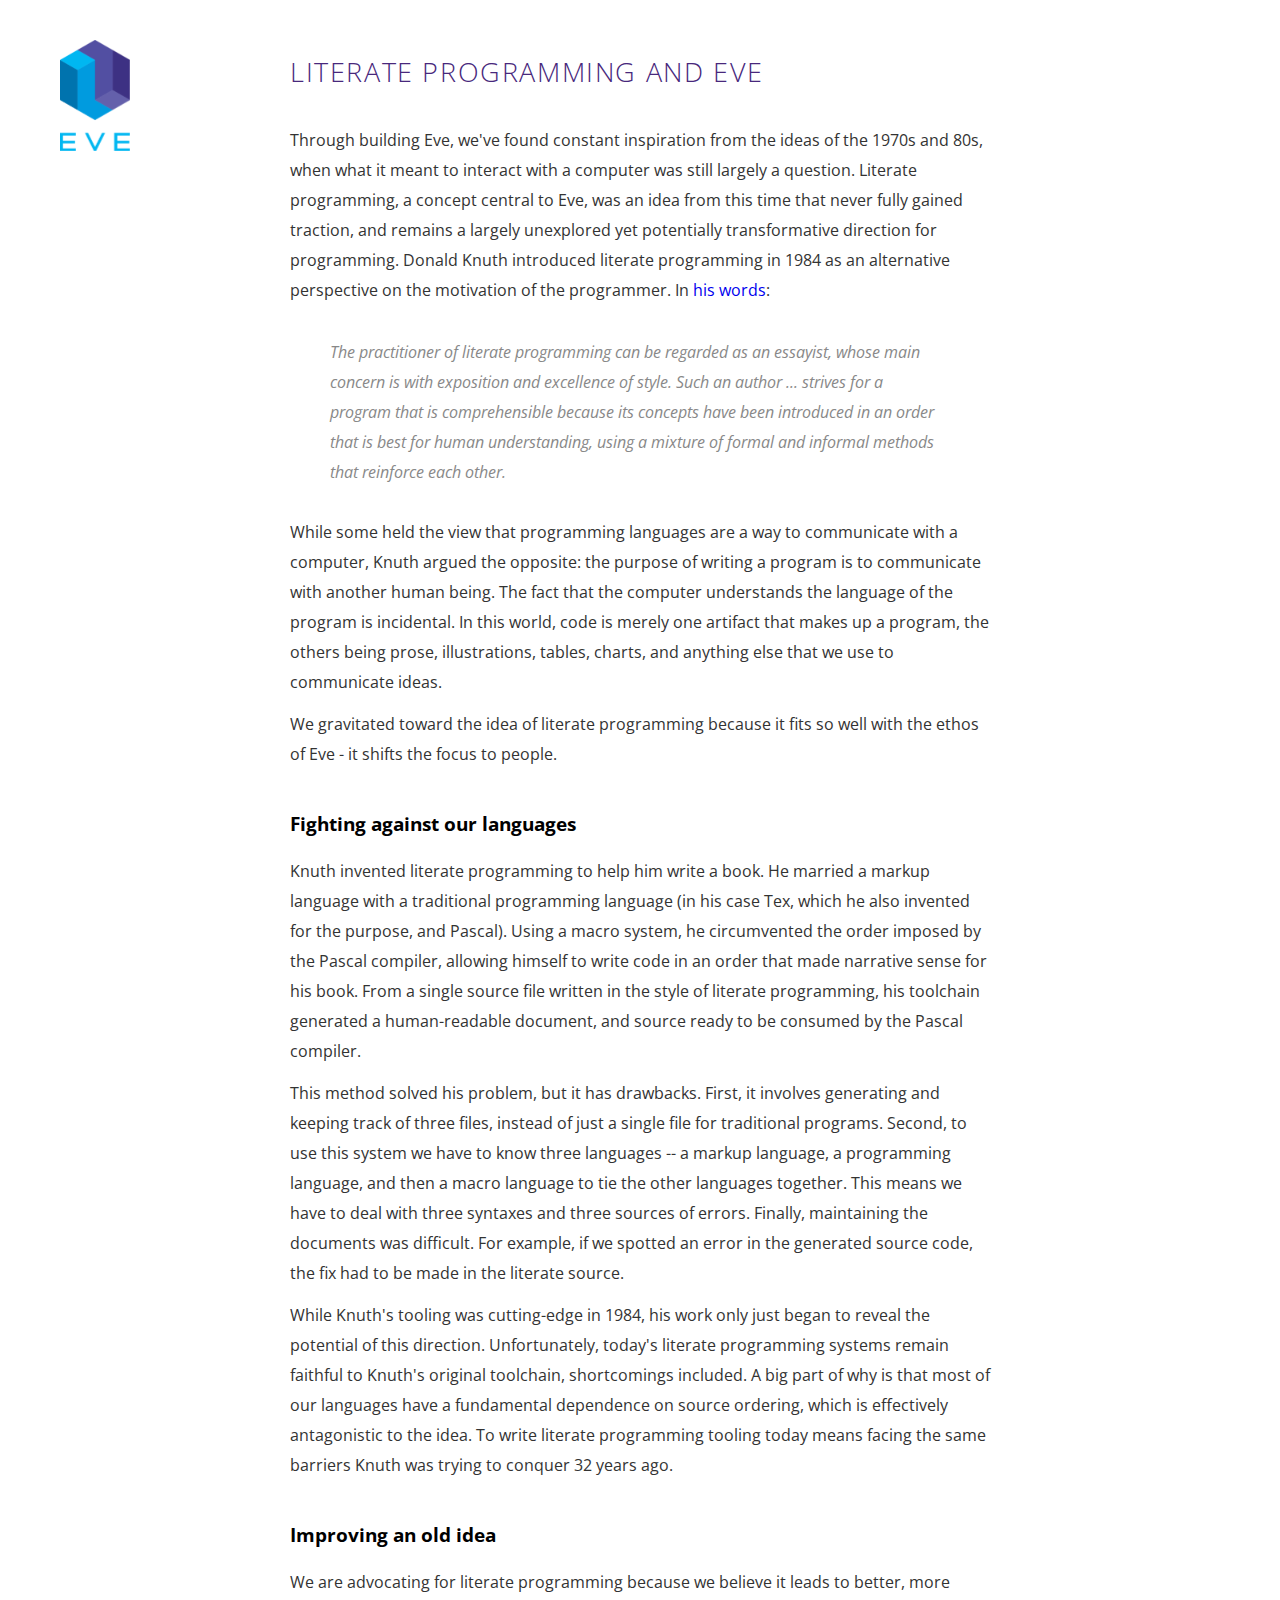
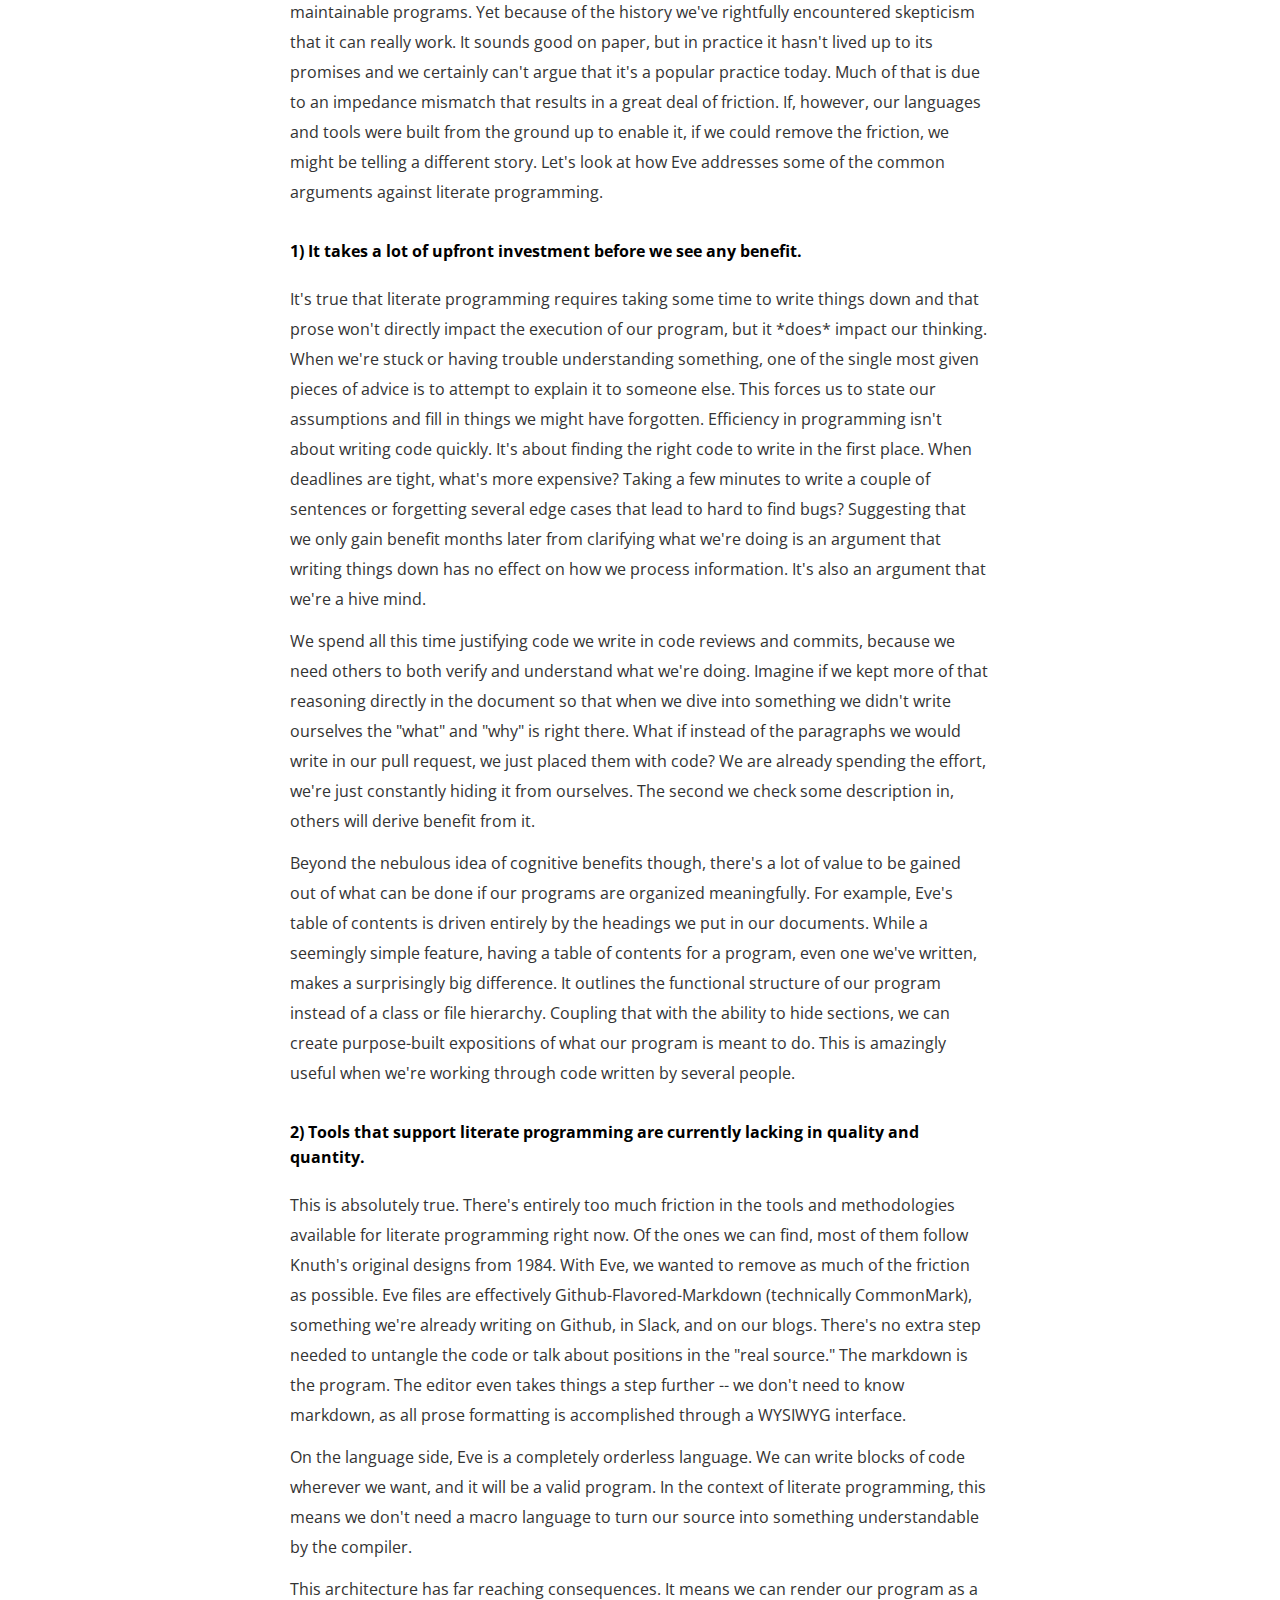
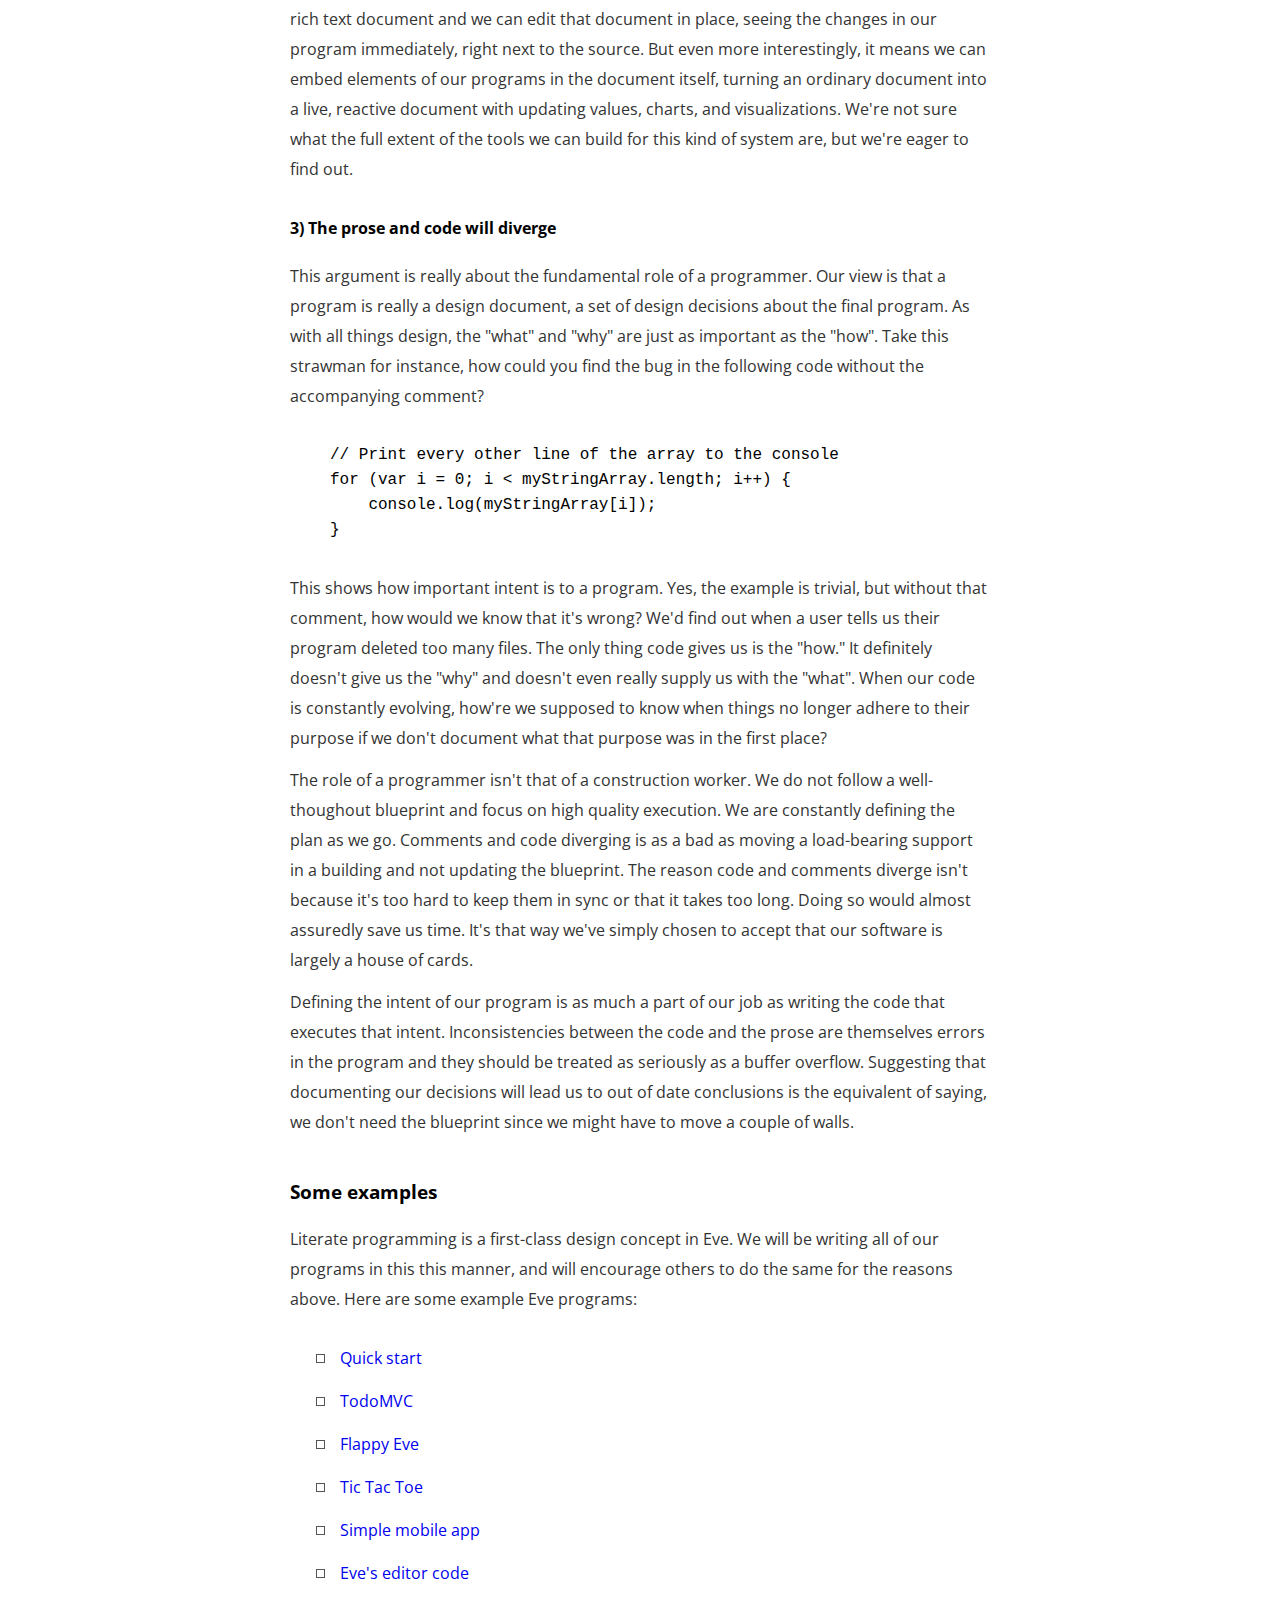
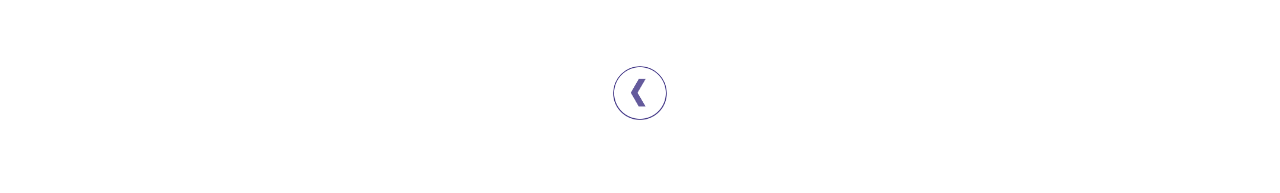
<file: deepdives/literate.html>
<!DOCTYPE html>

<title>Literate Programming and Eve</title>
<meta name="viewport" content="width=device-width; initial-scale=1.0; maximum-scale=1.0; user-scalable=0;">
<link rel="stylesheet" type="text/css" href="style.css" />
<link rel="icon" type="image/png" href="/assets/img/favicon.png" />
<link href='http://fonts.googleapis.com/css?family=Open+Sans:300,400,600' rel='stylesheet' type='text/css' />


<div class="wrapper">
  <a class="vertlogo" href="/"></a>
  <div class="section">
    <h1>
      Literate Programming and Eve
    </h1>
  </div>
  <div class="section">
    <p>
    Through building Eve, we've found constant inspiration from the ideas of the 1970s and 80s, when what it meant to interact with a computer was still largely a question. Literate programming, a concept central to Eve, was an idea from this time that never fully gained traction, and remains a largely unexplored yet potentially transformative direction for programming. Donald Knuth introduced literate programming in 1984 as an alternative perspective on the motivation of the programmer. In <a href="http://www.literateprogramming.com/knuthweb.pdf">his words</a>:
    </p>
    <blockquote>
      The practitioner of literate programming can be regarded as an essayist, whose main concern is with exposition and excellence of style. Such an author ... strives for a program that is comprehensible because its concepts have been introduced in an order that is best for human understanding, using a mixture of formal and informal methods that reinforce each other.
    </blockquote>
    <p>
    While some held the view that programming languages are a way to communicate with a computer, Knuth argued the opposite: the purpose of writing a program is to communicate with another human being. The fact that the computer understands the language of the program is incidental. In this world, code is merely one artifact that makes up a program, the others being prose, illustrations, tables, charts, and anything else that we use to communicate ideas.
    </p>
    <p>
    We gravitated toward the idea of literate programming because it fits so well with the ethos of Eve - it shifts the focus to people.
    </p>
  </div>
  <div class="section">
    <h2>Fighting against our languages</h2>
    <p>
    Knuth invented literate programming to help him write a book. He married a markup language with a traditional programming language (in his case Tex, which he <i>also</i> invented for the purpose, and Pascal). Using a macro system, he circumvented the order imposed by the Pascal compiler, allowing himself to write code in an order that made narrative sense for his book. From a single source file written in the style of literate programming, his toolchain generated a human-readable document, and source ready to be consumed by the Pascal compiler.
    </p>
    <p>
    This method solved his problem, but it has drawbacks. First, it involves generating and keeping track of three files, instead of just a single file for traditional programs. Second, to use this system we have to know three languages -- a markup language, a programming language, and then a macro language to tie the other languages together. This means we have to deal with three syntaxes and three sources of errors. Finally, maintaining the documents was difficult. For example, if we spotted an error in the generated source code, the fix had to be made in the literate source.
    </p>
    <p>
    While Knuth's tooling was cutting-edge in 1984, his work only just began to reveal the potential of this direction. Unfortunately, today's literate programming systems remain faithful to Knuth's original toolchain, shortcomings included. A big part of why is that most of our languages have a fundamental dependence on source ordering, which is effectively antagonistic to the idea. To write literate programming tooling today means facing the same barriers Knuth was trying to conquer 32 years ago.
    </p>
  </div>
  <div class="section">
    <h2>Improving an old idea</h2>
    <p>
    We are advocating for literate programming because we believe it leads to better, more maintainable programs. Yet because of the history we've rightfully encountered skepticism that it can really work. It sounds good on paper, but in practice it hasn't lived up to its promises and we certainly can't argue that it's a popular practice today. Much of that is due to an impedance mismatch that results in a great deal of friction. If, however, our languages and tools were built from the ground up to enable it, if we could remove the friction, we might be telling a different story. Let's look at how Eve addresses some of the common arguments against literate programming.
    </p>

    <h3>
      1) It takes a lot of upfront investment before we see any benefit.
    </h3>
    <p>
    It's true that literate programming requires taking some time to write things down and that prose won't directly impact the execution of our program, but it *does* impact our thinking. When we're stuck or having trouble understanding something, one of the single most given pieces of advice is to attempt to explain it to someone else. This forces us to state our assumptions and fill in things we might have forgotten. Efficiency in programming isn't about writing code quickly. It's about finding the right code to write in the first place. When deadlines are tight, what's more expensive? Taking a few minutes to write a couple of sentences or forgetting several edge cases that lead to hard to find bugs? Suggesting that we only gain benefit months later from clarifying what we're doing is an argument that writing things down has no effect on how we process information. It's also an argument that we're a hive mind.
    </p>
    <p>
    We spend all this time justifying code we write in code reviews and commits, because we need others to both verify and understand what we're doing. Imagine if we kept more of that reasoning directly in the document so that when we dive into something we didn't write ourselves the "what" and "why" is right there. What if instead of the paragraphs we would write in our pull request, we just placed them with code? We are already spending the effort, we're just constantly hiding it from ourselves. The second we check some description in, others will derive benefit from it.
    </p>
    <p>
    Beyond the nebulous idea of cognitive benefits though, there's a lot of value to be gained out of what can be done if our programs are organized meaningfully. For example, Eve's table of contents is driven entirely by the headings we put in our documents. While a seemingly simple feature, having a table of contents for a program, even one we've written, makes a surprisingly big difference. It outlines the functional structure of our program instead of a class or file hierarchy. Coupling that with the ability to hide sections, we can create purpose-built expositions of what our program is meant to do. This is amazingly useful when we're working through code written by several people.
    </p>

    <h3>
       2) Tools that support literate programming are currently lacking in quality and quantity.
    </h3>
    <p>
    This is absolutely true. There's entirely too much friction in the tools and methodologies available for literate programming right now. Of the ones we can find, most of them follow Knuth's original designs from 1984. With Eve, we wanted to remove as much of the friction as possible. Eve files are effectively Github-Flavored-Markdown (technically CommonMark), something we're already writing on Github, in Slack, and on our blogs. There's no extra step needed to untangle the code or talk about positions in the "real source." The markdown is the program. The editor even takes things a step further -- we don't need to know markdown, as all prose formatting is accomplished through a WYSIWYG interface.
    </p>
    <p>
    On the language side, Eve is a completely orderless language. We can write blocks of code wherever we want, and it will be a valid program. In the context of literate programming, this means we don't need a macro language to turn our source into something understandable by the compiler.
    </p>
    <p>
    This architecture has far reaching consequences. It means we can render our program as a rich text document and we can edit that document in place, seeing the changes in our program immediately, right next to the source. But even more interestingly, it means we can embed elements of our programs <i>in</i> the document itself, turning an ordinary document into a live, reactive document with updating values, charts, and visualizations. We're not sure what the full extent of the tools we can build for this kind of system are, but we're eager to find out.
    </p>

    <h3>
      3) The prose and code will diverge
    </h3>
    <p>
    This argument is really about the fundamental role of a programmer. Our view is that a program is really a design document, a set of design decisions about the final program. As with all things design, the "what" and "why" are just as important as the "how". Take this strawman for instance, how could you find the bug in the following code without the accompanying comment?
    </p>
    <code><pre>
// Print every other line of the array to the console
for (var i = 0; i < myStringArray.length; i++) {
    console.log(myStringArray[i]);
}</pre></code>
    <p>
    This shows how important intent is to a program. Yes, the example is trivial, but without that comment, how would we know that it's wrong? We'd find out when a user tells us their program deleted too many files. The only thing code gives us is the "how." It definitely doesn't give us the "why" and doesn't even really supply us with the "what". When our code is constantly evolving, how're we supposed to know when things no longer adhere to their purpose if we don't document what that purpose was in the first place?
    </p>
    <p>
    The role of a programmer isn't that of a construction worker. We do not follow a well-thoughout blueprint and focus on high quality execution. We are constantly defining the plan as we go. Comments and code diverging is as a bad as moving a load-bearing support in a building and not updating the blueprint. The reason code and comments diverge isn't because it's too hard to keep them in sync or that it takes too long. Doing so would almost assuredly save us time. It's that way we've simply chosen to accept that our software is largely a house of cards.
    </p>
    <p>
    Defining the intent of our program is as much a part of our job as writing the code that executes that intent. Inconsistencies between the code and the prose are themselves errors in the program and they should be treated as seriously as a buffer overflow. Suggesting that documenting our decisions will lead us to out of date conclusions is the equivalent of saying, we don't need the blueprint since we might have to move a couple of walls.
    </p>
  </div>
  <div class="section">
    <h2>Some examples</h2>
    <p>
    Literate programming is a first-class design concept in Eve. We will be writing all of our programs in this this manner, and will encourage others to do the same for the reasons above. Here are some example Eve programs:
    </p>
    <ul>
      <li><a href="http://play.witheve.com/#/examples/quickstart.eve">Quick start</a></li>
      <li><a href="http://play.witheve.com/#/examples/todomvc.eve">TodoMVC</a></li>
      <li><a href="http://play.witheve.com/#/examples/flappy.eve">Flappy Eve</a></li>
      <li><a href="http://play.witheve.com/#/examples/tic-tac-toe.eve">Tic Tac Toe</a></li>
      <li><a href="http://play.witheve.com/#/examples/CRM.eve">Simple mobile app</a></li>
      <li><a href="http://play.witheve.com/#/examples/editor.eve">Eve's editor code</a></li>
    </ul>
  </div>
  <a href="/philosophy#learnmore" class="backbtn"></a>
</div class="wrapper">

<script>
  (function(i,s,o,g,r,a,m){i['GoogleAnalyticsObject']=r;i[r]=i[r]||function(){
  (i[r].q=i[r].q||[]).push(arguments)},i[r].l=1*new Date();a=s.createElement(o),
  m=s.getElementsByTagName(o)[0];a.async=1;a.src=g;m.parentNode.insertBefore(a,m)
  })(window,document,'script','https://www.google-analytics.com/analytics.js','ga');

  ga('create', 'UA-74222157-3', 'auto');
  ga('send', 'pageview');

</script>
</file>
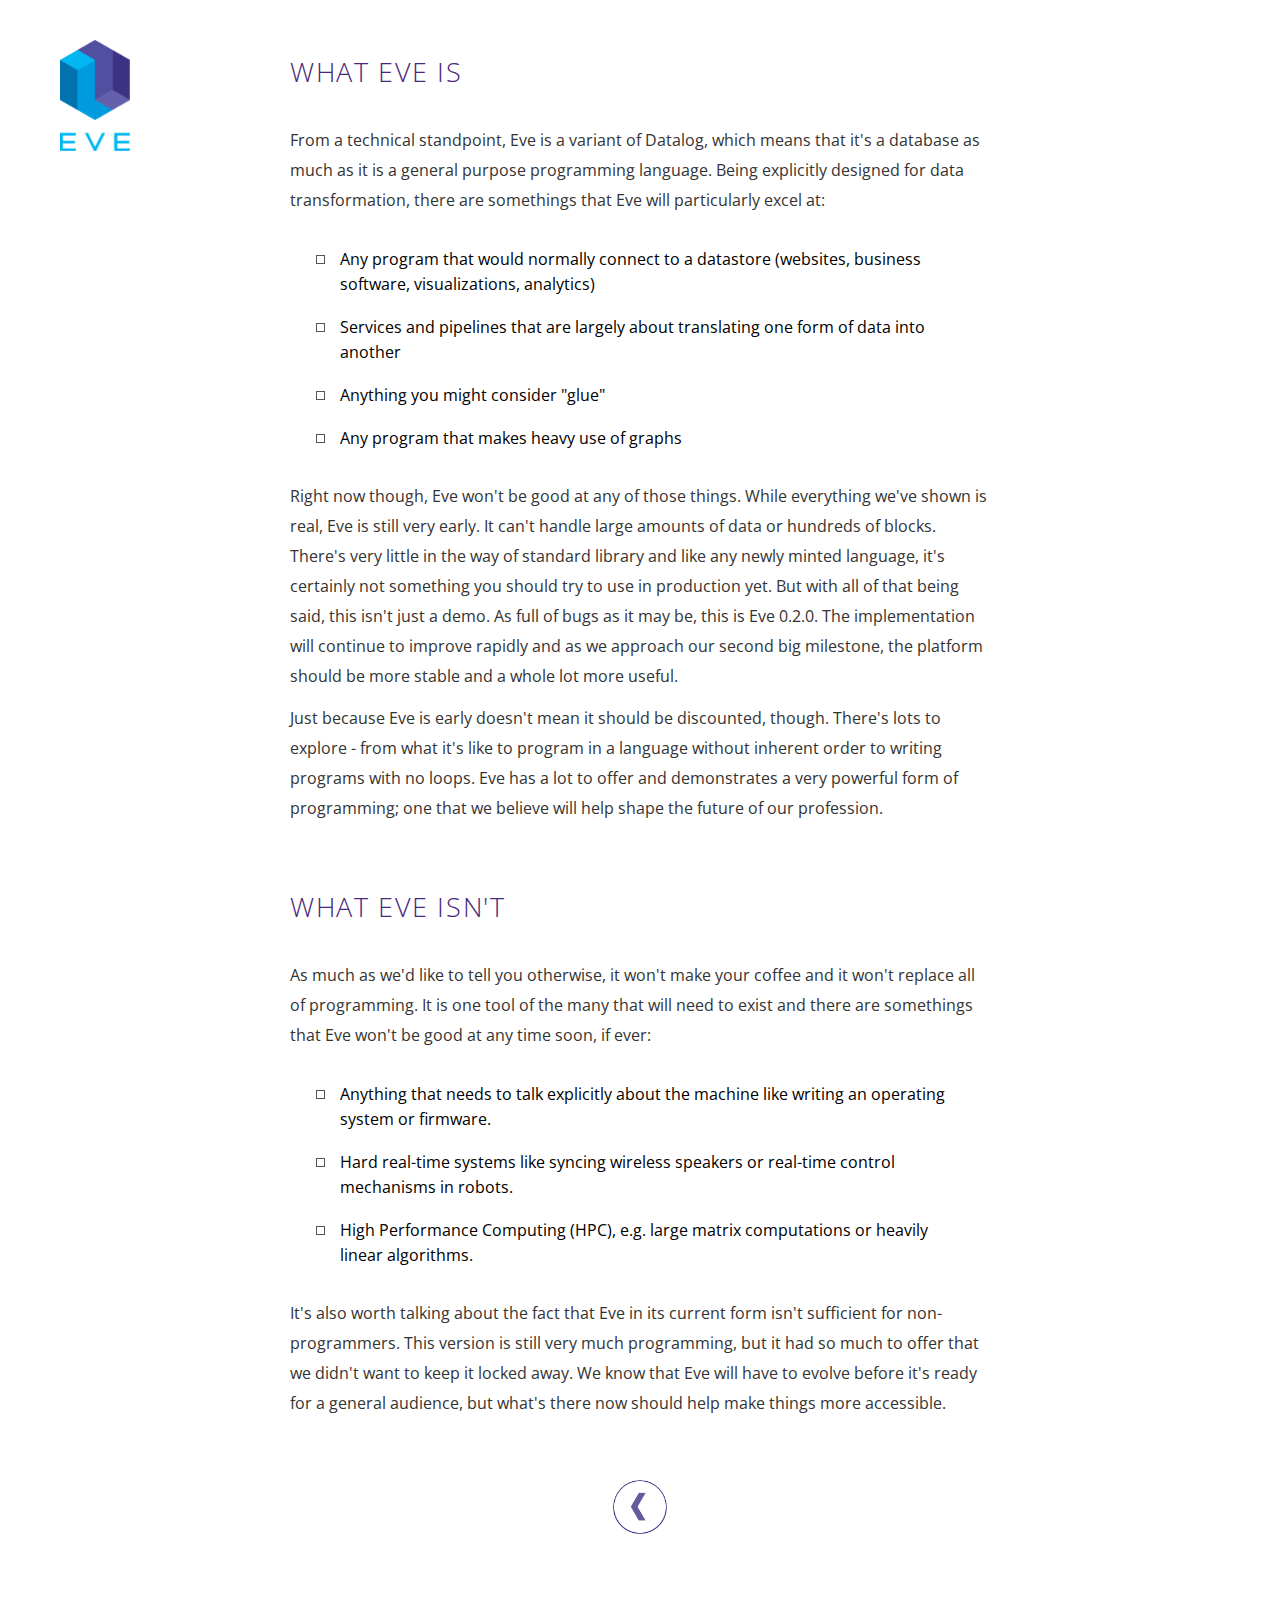
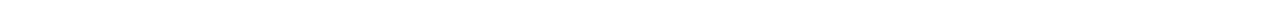
<file: deepdives/whateveis.html>
<!DOCTYPE html>

<title>What Eve is and isn't</title>
<meta name="viewport" content="width=device-width; initial-scale=1.0; maximum-scale=1.0; user-scalable=0;">
<link rel="stylesheet" type="text/css" href="style.css" />
<link rel="icon" type="image/png" href="/assets/img/favicon.png" />
<link href='http://fonts.googleapis.com/css?family=Open+Sans:300,400,600' rel='stylesheet' type='text/css' />


<div class="wrapper">
  <a class="vertlogo" href="/"></a>
  <div class="section">
    <h1>
      What Eve is
    </h1>
  </div>
  <div class="section">
    <p>
    From a technical standpoint, Eve is a variant of Datalog, which means that it's a database as much as it is a general purpose programming language. Being explicitly designed for data transformation, there are somethings that Eve will particularly excel at:
    </p>

    <ul>
      <li>
      Any program that would normally connect to a datastore (websites, business software, visualizations, analytics)
      </li>
      <li>
      Services and pipelines that are largely about translating one form of data into another
      </li>
      <li>
      Anything you might consider "glue"
      </li>
      <li>
      Any program that makes heavy use of graphs
      </li>
    </ul>

    <p>
    Right now though, Eve won't be good at any of those things. While everything we've shown is real, Eve is still very early. It can't handle large amounts of data or hundreds of blocks. There's very little in the way of standard library and like any newly minted language, it's certainly not something you should try to use in production yet. But with all of that being said, this isn't just a demo. As full of bugs as it may be, this is Eve 0.2.0. The implementation will continue to improve rapidly and as we approach our second big milestone, the platform should be more stable and a whole lot more useful.
    </p>

    <p>
    Just because Eve is early doesn't mean it should be discounted, though. There's lots to explore - from what it's like to program in a language without inherent order to writing programs with no loops. Eve has a lot to offer and demonstrates a very powerful form of programming; one that we believe will help shape the future of our profession.
    </p>
  </div>
  <div class="section">
    <h1>
      What Eve isn't
    </h1>
  </div>
  <div class="section">
    <p>
    As much as we'd like to tell you otherwise, it won't make your coffee and it won't replace all of programming. It is one tool of the many that will need to exist and there are somethings that Eve won't be good at any time soon, if ever:
    </p>

    <ul>
      <li>
      Anything that needs to talk explicitly about the machine like writing an operating system or firmware.
      </li>
      <li>
      Hard real-time systems like syncing wireless speakers or real-time control mechanisms in robots.
      </li>
      <li>
      High Performance Computing (HPC), e.g. large matrix computations or heavily linear algorithms.
      </li>
    </ul>

    <p>
    It's also worth talking about the fact that Eve in its current form isn't sufficient for non-programmers. This version is still very much programming, but it had so much to offer that we didn't want to keep it locked away. We know that Eve will have to evolve before it's ready for a general audience, but what's there now should help make things more accessible.
    </p>
  </div>
  <a href="/philosophy#learnmore" class="backbtn"></a>
</div class="wrapper">

<script>
  (function(i,s,o,g,r,a,m){i['GoogleAnalyticsObject']=r;i[r]=i[r]||function(){
  (i[r].q=i[r].q||[]).push(arguments)},i[r].l=1*new Date();a=s.createElement(o),
  m=s.getElementsByTagName(o)[0];a.async=1;a.src=g;m.parentNode.insertBefore(a,m)
  })(window,document,'script','https://www.google-analytics.com/analytics.js','ga');

  ga('create', 'UA-74222157-3', 'auto');
  ga('send', 'pageview');

</script>
</file>
<file: assets/css/philosophy.css>
html, body, div, span, applet, object, iframe,
h1, h2, h3, h4, h5, h6, p, blockquote, pre,
a, abbr, acronym, address, big, cite, code,
del, dfn, em, img, ins, kbd, q, s, samp,
small, strike, strong, sub, sup, tt, var,
b, u, i, center,
dl, dt, dd, ol, ul, li,
fieldset, form, label, legend,
table, caption, tbody, tfoot, thead, tr, th, td,
article, aside, canvas, details, embed,
figure, figcaption, footer, header, hgroup,
menu, nav, output, ruby, section, summary,
time, mark, audio, video {
	margin: 0;
	padding: 0;
	border: 0;
	font-size: 100%;
	font: inherit;
	vertical-align: baseline;
}
/* HTML5 display-role reset for older browsers */
article, aside, details, figcaption, figure,
footer, header, hgroup, menu, nav, section {
	display: block;
}
body {
	line-height: 1;
}
ol, ul {
	list-style: none;
}
blockquote, q {
	quotes: none;
}
blockquote:before, blockquote:after,
q:before, q:after {
	content: '';
	content: none;
}
table {
	border-collapse: collapse;
	border-spacing: 0;
}

*, *:before, *:after {
  -moz-box-sizing: border-box; -webkit-box-sizing: border-box; box-sizing: border-box;
 }

body { display: flex; justify-content: center; color: #333; font-family: "Open Sans"; font-weight: 400; font-size: 12pt; padding-bottom:20vh; }
.wrapper { max-width: 1000px;  }

nav { position:absolute; right:5%; top:50px; display:flex; flex-direction:row; align-items:center; }
nav * + * { margin-left: 20px; }
nav a { border: none; }
nav .github { width:120px; }

.caption { font-style:italic; font-size: 10pt; color: #777; text-align:center; margin-top:-15px; }

.videowrapper { position: relative; padding-bottom: 56.25%; height: 0; margin-bottom: 60px;}
.super-wrapper { width: 930px; }
.super-wrapper2 { width: 1000px; margin: 20px 0; }
.video { position: absolute; top: 0; left: 0; box-shadow: 0 3px 10px #bbb; margin-top:30px; width: 100%; height: 100%;}
img { max-width: 700px; color: #777; border:none; box-shadow: 0 3px 10px #bbb; }
img:not([src]) { width:500px; height:300px; background: #eee; border:none; }
.evedoc { width:345px; margin-left: 65px;}
.email { width: 700px;}
.inspectorgif { width: 700px;}
.error { width: 450px; }

img.full { width:1000px; max-width:1000px; }

.image-link { border:none; }

row, .row { display:flex; flex:1; }
row + row { margin-top:30px; }
co, .col { display:flex; flex-direction:column; flex:1; max-width:480px; }
co1, .col1 { display:flex; flex-direction:column; flex:1; max-width:700px; }
co + co { margin-left:40px; }
co img { max-width: 480px; }
co1 img { margin:20px 0 30px 0; }

p + img { margin-top:20px; }

ul { position: relative; margin: 20px 0 20px 30px; }
li { position:relative; margin-left: 20px; }
li:before { width: 7px; height: 7px; background: white; border: 1px solid #555; left: -24px; content: ""; position: absolute; display: block; top: 5px; }
li + li { margin-top: 18px; }

ul.small { margin:20px 0 20px 10px; }
ul.small li:before { width:7px; height:7px; left: -24px; top:5px; }

h1 { font-family: "Open Sans"; font-weight: 600; font-size: 18pt; color: #15193e; padding: 50px 0px 35px;}
h2 { font-family: "Open Sans"; font-weight: 600; font-size: 14pt; color: #15193e; padding: 50px 0px 35px;}
h3 { font-family: "Open Sans"; font-weight: 600; font-size: 12pt; color: #15193e; padding: 50px 0px 35px;}
h4 { font-family: "Open Sans"; font-weight: 600; font-size: 12pt; color: #15193e; margin-bottom:8px; }
a { font-weight: 400;  color: #15193E; border-bottom:1px dashed #555; cursor:pointer; text-decoration:none; }
a:hover { color: #625eff; border-color: #625eff; }
p { font-family: "Open Sans"; font-weight: 400; font-size: 12pt; padding-bottom: 12px; line-height: 30px;}

.inlinebutton { display: inline-block; height: 10px; overflow: visible; vertical-align: middle; }
.inlinebutton > * { position: relative; top: -10px; left: 5px; }

@media only screen
  and (max-width : 1000px) {
    h1 { line-height: 40px; }
    h2, h3 { line-height: 30px; }
    h4 { line-height: 25px; }
    li:before { top: 9px; }
    .super-wrapper, .super-wrapper2 { width: 100%; }
    .wrapper { width: 100%; padding: 0px 20px;}
    co1 { width: 100%;}
    img { width: 100%;}
    .gameover { width: 100%}
    row { flex-direction: column;}
    co + co { margin-left: 0px;}
    .error { width: 100%; }
    .evedoc { margin-left: 0px; width: 100%;}
    .email { width: 100%;}
    .flappy { margin-bottom: 32px;}
    h2 { padding-top: 0px;}
    h3 { padding-top: 20px;}
    .inspectorgif { width: 100%}
  }
</file>
<file: assets/css/base.css>
html, body, div, span, applet, object, iframe,
h1, h2, h3, h4, h5, h6, p, blockquote, pre,
a, abbr, acronym, address, big, cite, code,
del, dfn, em, img, ins, kbd, q, s, samp,
small, strike, strong, sub, sup, tt, var,
b, u, i, center,
dl, dt, dd, ol, ul, li,
fieldset, form, label, legend,
table, caption, tbody, tfoot, thead, tr, th, td,
article, aside, canvas, details, embed,
figure, figcaption, footer, header, hgroup,
menu, nav, output, ruby, section, summary,
time, mark, audio, video {
  margin: 0;
  padding: 0;
  border: 0;
  font-size: 100%;
  font: inherit;
  vertical-align: baseline;
  text-decoration: none;
}
/* HTML5 display-role reset for older browsers */
article, aside, details, figcaption, figure,
footer, header, hgroup, menu, nav, section {
  display: block;
}
html {
}
body {
  background: white;
  line-height: 1;
  display: flex;
}
ol, ul {
  list-style: none;
}
blockquote, q {
  quotes: none;
}
blockquote:before, blockquote:after,
q:before, q:after {
  content: '';
  content: none;
}
table {
  border-collapse: collapse;
  border-spacing: 0;
}

em {
  font-style: italic;
}

* {box-sizing: border-box;}

.wrapper {
  flex: 1;
  display: flex;
  flex-direction: column;
  height: 100vh;
}

#landing {
  position: relative;
  display: flex;
  flex-direction: column;
  align-items: center;
  justify-content: center;
  background: url("../img/bg.png") no-repeat center;
  background-size: cover;
  background-attachment: fixed;
  flex: 1 1 auto;
}

#landing .vertlogo {
  height: 170px;
}

#landing h1 {
  font-family: "Open Sans", Helvetica, sans-serif;
  text-transform: uppercase;
  letter-spacing: 0.28em;
  color: #524fa2;
}

#landing p {
  font-family: "Source Sans Pro", Helvetica, sans-serif;
  font-weight: 300;
  letter-spacing: 0.06em;
  text-align: center;
  color: #524fa2;
}

.triangle {
  position: absolute;
  right: 0px;
  bottom: 0px;
  background: url("../img/triangle.png") no-repeat bottom right;
  background-size: 100% 100%;
}

.socialmedia {
  position: absolute;
  right: 3vh;
  bottom: 3vh;
  display: flex;
  flex-direction: row;
  width: 67px;
  justify-content: space-between;
}

.github {
  display: block;
  width: 28px;
  height: 28px;
  background: url("../img/github.png") no-repeat;
  background-size: 100% 200%;
}

.github:hover {
  background-position: 0px -28px;
}

.twitter {
  display: block;
  width: 28px;
  height: 28px;
  background: url("../img/twitter.png") no-repeat;
  background-size: 100% 200%;
}

.twitter:hover {
  background-position: 0px -28px;
}

#actions {
  display: flex;
}

#actions a {
  display: flex;
  flex-direction: row;
}

.outlet {
  position: relative;
  flex: 1;
  display: flex;
  align-items: center;
}

#actions .hexbutton {
  height: auto;
}

#actions .bracket {
}

#actions .text {
  width: 55%;
}

#actions h1 {
  font-family: "Open Sans", Helvetica, sans-serif;
  color: #ffffff;
  letter-spacing: 0.08em;
  line-height: 1.8;
}

#actions p {
  font-family: "Source Sans Pro", Helvetica, sans-serif;
  font-weight: 300;
  color: #b5abf1;
  letter-spacing: 0.04em;
  line-height: 1.2;
}

.blog {
  background: #403480;
}

.googlegroup {
  background: #463b89;
}

.olddocs {
  background: #514790;
}

.rolloverfog {
  width: 100%;
  height: 100%;
  background-color: rgba(255, 255, 255, 0);
  position: absolute;
  z-index: 1;
}

a:hover .rolloverfog {
  background-color: rgba(255, 255, 255, 0.05);
}

@media (min-width: 2560px) {

  #landing .vertlogo {
    height: 170px;
    margin-bottom: 4vh;
  }

  #landing h1 {
    font-size: 32px;
    margin-bottom: 3vh;
  }

  #landing p {
    font-size: 20px;
    line-height: auto;
  }

  .triangle {
    width: 46.4vh;
    height: 80vh;
  }

  #actions {
    flex-direction: row;
    flex: 0 0 170px;
  }

  #actions .hexbutton {
    width: 78px;
    margin: 0 9.25%;
  }

  #actions .bracket {
    width: 12px;
    height: 33px;
  }

  #actions h1 {
    width: 178px;
    font-size: 24px;
  }

  #actions p {
    width: 300px;
    font-size: 16px;
  }
}

@media (min-width: 1440px) and (max-width: 2559px) {

  #landing .vertlogo {
    height: 170px;
    margin-bottom: 4vh;
  }

  #landing h1 {
    font-size: 32px;
    margin-bottom: 3vh;
  }

  #landing p {
    font-size: 20px;
    line-height: auto;
  }

  .triangle {
    width: 41.1vh;
    height: 70vh;
  }

  #actions {
    flex-direction: row;
    flex: 0 0 170px;
  }

  #actions .hexbutton {
    width: 78px;
    margin: 0 9.25%;
  }

  #actions .bracket {
    width: 12px;
    height: 33px;
  }

  #actions h1 {
    width: 178px;
    font-size: 24px;
  }

  #actions p {
    width: 200px;
    font-size: 16px;
  }
}

@media (min-width: 1024px) and (max-width: 1439px) {

  #landing .vertlogo {
    height: 150px;
    margin-bottom: 5vh;
  }

  #landing h1 {
    font-size: 28px;
    margin-bottom: 3vh;
  }

  #landing p {
    font-size: 20px;
    line-height: auto;
  }

  .triangle {
    width: 41.1vh;
    height: 70vh;
  }

  #actions {
    flex-direction: row;
    flex: 0 0 125px;
  }

  #actions .hexbutton {
    width: 78px;
    margin: 0 7%;
  }

  #actions .bracket {
    width: 12px;
    height: 33px;
  }

  #actions h1 {
    width: 178px;
    font-size: 18px;
  }

  #actions p {
    width: 200px;
    font-size: 12px;
  }
}

@media (min-width: 426px) and (max-width: 1023px) {

  #landing .vertlogo {
    height: 150px;
    margin-bottom: 4vh;
  }

  #landing h1 {
    font-size: 28px;
    margin-bottom: 3vh;
  }

  #landing p {
    font-size: 20px;
    line-height: auto;
  }

  .triangle {
    width: 41.1vh;
    height: 70vh;
    background: none;
  }

  .socialmedia {
    right: 3vh;
    bottom: 3vh;
    width: 120px;
  }

  .github {
    width: 50px;
    height: 50px;
  }

  .github:hover {
    background-position: 0px -50px;
  }

  .twitter {
    width: 50px;
    height: 50px;
  }

  .twitter:hover {
    background-position: 0px -50px;
  }

  #actions {
    flex-direction: row;
    flex: 0 0 160px;
  }

  #actions .hexbutton {
    width: 60px;
    margin: 0 7%;
  }

  #actions .bracket {
    width: 12px;
    height: 33px;
  }

  #actions h1 {
    width: 178px;
    font-size: 18px;
  }

  #actions p {
    width: 160px;
    font-size: 12px;
  }

  #actions .googlegroup p {
  }
}

@media (max-device-width: 425px) {

  #landing {
    flex: 1 0 500px;
  }

  #landing .vertlogo {
    height: 150px;
    margin-bottom: 4vh;
  }

  #landing h1 {
    font-size: 1.3em;
    margin-bottom: 3vh;
  }

  #landing p {
    font-size: 1em;
    line-height: auto;
    width: 66%;
  }

  .triangle {
    width: 41.1vh;
    height: 70vh;
    background: none;
  }

  .socialmedia {
    right: 20px;
    bottom: 2.5vh;
    width: 110px;
  }

  .github {
    width: 45px;
    height: 45px;
  }

  .github:hover {
    background-position: 0px -45px;
  }

  .twitter {
    width: 45px;
    height: 45px;
  }

  .twitter:hover {
    background-position: 0px -45px;
  }

  #actions {
    flex-direction: column;
    flex: 0 0 auto;
  }

  #actions .hexbutton {
    width: 4rem;
    margin: 3% 5%;
  }

  #actions .text {
    width: 65%;
  }

  #actions .bracket {
    width: 12px;
    height: 33px;
    margin-right: 5%;
  }

  #actions h1 {
    width: auto;
    font-size: 1em;
  }

  #actions p {
    width: auto;
    font-size: 0.85em;
    margin-right: 5%;
  }
}
</file>
<file: style.css>
html, body, div, span, applet, object, iframe,
h1, h2, h3, h4, h5, h6, p, blockquote, pre,
a, abbr, acronym, address, big, cite, code,
del, dfn, em, img, ins, kbd, q, s, samp,
small, strike, strong, sub, sup, tt, var,
b, u, i, center,
dl, dt, dd, ol, ul, li,
fieldset, form, label, legend,
table, caption, tbody, tfoot, thead, tr, th, td,
article, aside, canvas, details, embed,
figure, figcaption, footer, header, hgroup,
menu, nav, output, ruby, section, summary,
time, mark, audio, video {
	margin: 0;
	padding: 0;
	border: 0;
	font-size: 100%;
	font: inherit;
	vertical-align: baseline;
}
/* HTML5 display-role reset for older browsers */
article, aside, details, figcaption, figure,
footer, header, hgroup, menu, nav, section {
	display: block;
}
body {
	line-height: 1;
}
ol, ul {
	list-style: none;
}
blockquote, q {
	quotes: none;
}
blockquote:before, blockquote:after,
q:before, q:after {
	content: '';
	content: none;
}
table {
	border-collapse: collapse;
	border-spacing: 0;
}

*, *:before, *:after {
  -moz-box-sizing: border-box; -webkit-box-sizing: border-box; box-sizing: border-box;
 }

body { display: flex; justify-content: center; color: #333; font-family: "Open Sans"; font-weight: 400; font-size: 12pt; padding-bottom:20vh; }
.wrapper { max-width: 1000px;  }

nav { position:absolute; right:5%; top:50px; display:flex; flex-direction:row; align-items:center; }
nav * + * { margin-left: 20px; }
nav a { border: none; }
nav .github { width:120px; }

.caption { font-style:italic; font-size: 10pt; color: #777; text-align:center; margin-top:-15px; }

.videowrapper { position: relative; padding-bottom: 56.25%; height: 0; margin-bottom: 60px;}
.super-wrapper { width: 930px; }
.super-wrapper2 { width: 1000px; margin: 20px 0; }
.video { position: absolute; top: 0; left: 0; box-shadow: 0 3px 10px #bbb; margin-top:30px; width: 100%; height: 100%;}
img { max-width: 700px; color: #777; border:none; box-shadow: 0 3px 10px #bbb; }
img:not([src]) { width:500px; height:300px; background: #eee; border:none; }
.evedoc { width:345px; margin-left: 65px;}
.email { width: 700px;}
.inspectorgif { width: 700px;}
.error { width: 450px; }

img.full { width:1000px; max-width:1000px; }

.image-link { border:none; }

row, .row { display:flex; flex:1; }
row + row { margin-top:30px; }
co, .col { display:flex; flex-direction:column; flex:1; max-width:480px; }
co1, .col1 { display:flex; flex-direction:column; flex:1; max-width:700px; }
co + co { margin-left:40px; }
co img { max-width: 480px; }
co1 img { margin:20px 0 30px 0; }

p + img { margin-top:20px; }

ul { position: relative; margin: 20px 0 20px 30px; }
li { position:relative; margin-left: 20px; }
li:before { width: 7px; height: 7px; background: white; border: 1px solid #555; left: -24px; content: ""; position: absolute; display: block; top: 5px; }
li + li { margin-top: 18px; }

ul.small { margin:20px 0 20px 10px; }
ul.small li:before { width:7px; height:7px; left: -24px; top:5px; }

h1 { font-family: "Open Sans"; font-weight: 600; font-size: 18pt; color: #15193e; padding: 50px 0px 35px;}
h2 { font-family: "Open Sans"; font-weight: 600; font-size: 14pt; color: #15193e; padding: 50px 0px 35px;}
h3 { font-family: "Open Sans"; font-weight: 600; font-size: 12pt; color: #15193e; padding: 50px 0px 35px;}
h4 { font-family: "Open Sans"; font-weight: 600; font-size: 12pt; color: #15193e; margin-bottom:8px; }
a { font-weight: 400;  color: #15193E; border-bottom:1px dashed #555; cursor:pointer; text-decoration:none; }
a:hover { color: #625eff; border-color: #625eff; }
p { font-family: "Open Sans"; font-weight: 400; font-size: 12pt; padding-bottom: 12px; line-height: 30px;}

.inlinebutton { display: inline-block; height: 10px; overflow: visible; vertical-align: middle; }
.inlinebutton > * { position: relative; top: -10px; left: 5px; }

@media only screen
  and (max-width : 1000px) {
    h1 { line-height: 40px; }
    h2, h3 { line-height: 30px; }
    h4 { line-height: 25px; }
    li:before { top: 9px; }
    .super-wrapper, .super-wrapper2 { width: 100%; }
    .wrapper { width: 100%; padding: 0px 20px;}
    co1 { width: 100%;}
    img { width: 100%;}
    .gameover { width: 100%}
    row { flex-direction: column;}
    co + co { margin-left: 0px;}
    .error { width: 100%; }
    .evedoc { margin-left: 0px; width: 100%;}
    .email { width: 100%;}
    .flappy { margin-bottom: 32px;}
    h2 { padding-top: 0px;}
    h3 { padding-top: 20px;}
    .inspectorgif { width: 100%}
  }
</file>
<file: deepdives/style.css>
html, body, div, span, applet, object, iframe,
h1, h2, h3, h4, h5, h6, p, blockquote, pre,
a, abbr, acronym, address, big, cite, code,
del, dfn, em, img, ins, kbd, q, s, samp,
small, strike, strong, sub, sup, tt, var,
b, u, i, center,
dl, dt, dd, ol, ul, li,
fieldset, form, label, legend,
table, caption, tbody, tfoot, thead, tr, th, td,
article, aside, canvas, details, embed,
figure, figcaption, footer, header, hgroup,
menu, nav, output, ruby, section, summary,
time, mark, audio, video {
	margin: 0;
	padding: 0;
	border: 0;
	font-size: 100%;
	font: inherit;
	vertical-align: baseline;
  text-decoration: none;
}
/* HTML5 display-role reset for older browsers */
article, aside, details, figcaption, figure,
footer, header, hgroup, menu, nav, section {
	display: block;
}
html {
}
body {
  background: white;
	line-height: 1;
  display: flex;
}
ol, ul {
	list-style: none;
}
blockquote, q {
	quotes: none;
}
blockquote:before, blockquote:after,
q:before, q:after {
	content: '';
	content: none;
}
table {
	border-collapse: collapse;
	border-spacing: 0;
}

em {
  font-style: italic;
}

* {box-sizing: border-box;}

body { font-family: "Open Sans"; }

.wrapper { max-width: 1000px; display: flex; flex-direction: column; margin: 0 auto;}

.vertlogo { height: 111px; width: 70px; position: fixed; top: 40px; left: 60px; background: url("vertlogo.png"); background-size: 70px;}

.section { width: 700px; line-height: 25px; }

h1 { margin-top: 60px; margin-bottom: 40px; text-transform: uppercase; text-align: left; color: #48287c; font-size: 20pt; font-weight: 300; letter-spacing: 0.06em;}
h2 { margin:30px 0 20px 0; font-size: 14pt; font-weight:bold; }
h3 { margin:20px 0 20px 0; font-weight: bold; }


blockquote { margin: 20px 50px 30px 40px; font-style:italic; color:#888; line-height: 30px; }

code pre { white-space:pre-wrap; margin: 20px 40px 30px 40px; font-family: "Inconsolata", "Consolas", "Menlo", monospace; }

p { color: #333; font-size: 12pt; font-weight: 400; line-height: 30px; padding-bottom: 12px;}

ul { position: relative; margin: 20px 30px 30px 30px; }
li { position:relative; margin-left: 20px; }
li:before { width: 7px; height: 7px; background: white; border: 1px solid #555; left: -24px; content: ""; position: absolute; display: block; top: 8px; }
li + li { margin-top: 18px; }

.backbtn {
  box-sizing: content-box;
  padding-top:3px;
  margin: 50px auto 70px auto;
  width: 54px;
  height: 54px;
  border-radius: 27px;
  background: url("backbtn.png") no-repeat;
  background-size: 54px;
}

.backbtn:hover {
  padding-top: 0px;
  width: 60px;
  height: 60px;
  border-radius: 30px;
  background: url("backbtnhover.png") no-repeat;
  background-size: 60px;
}


@media only screen
  and (max-width : 740px) {
    .vertlogo { position: static; margin: 40px auto 0px auto;}
    .wrapper { max-width 100%; padding: 0px 20px;}
    .section { width: 100%;}
  }
</file>
